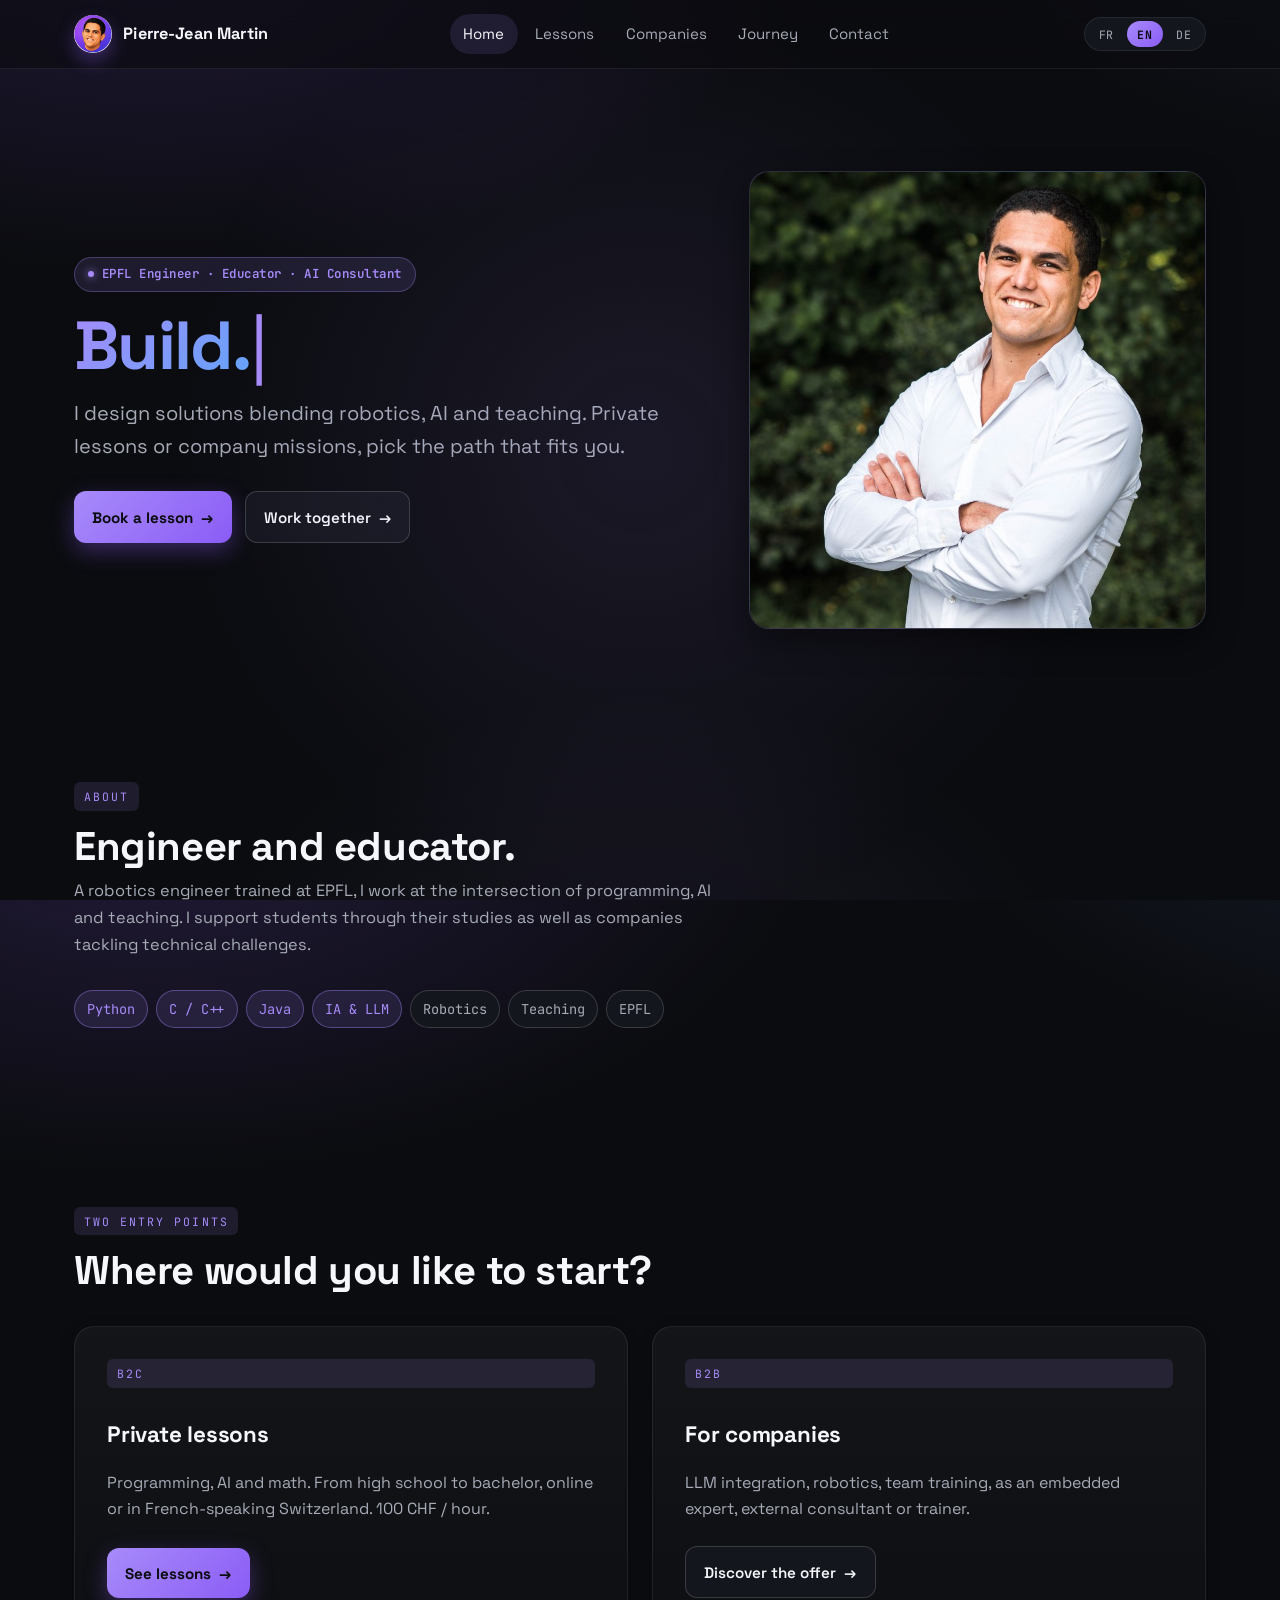
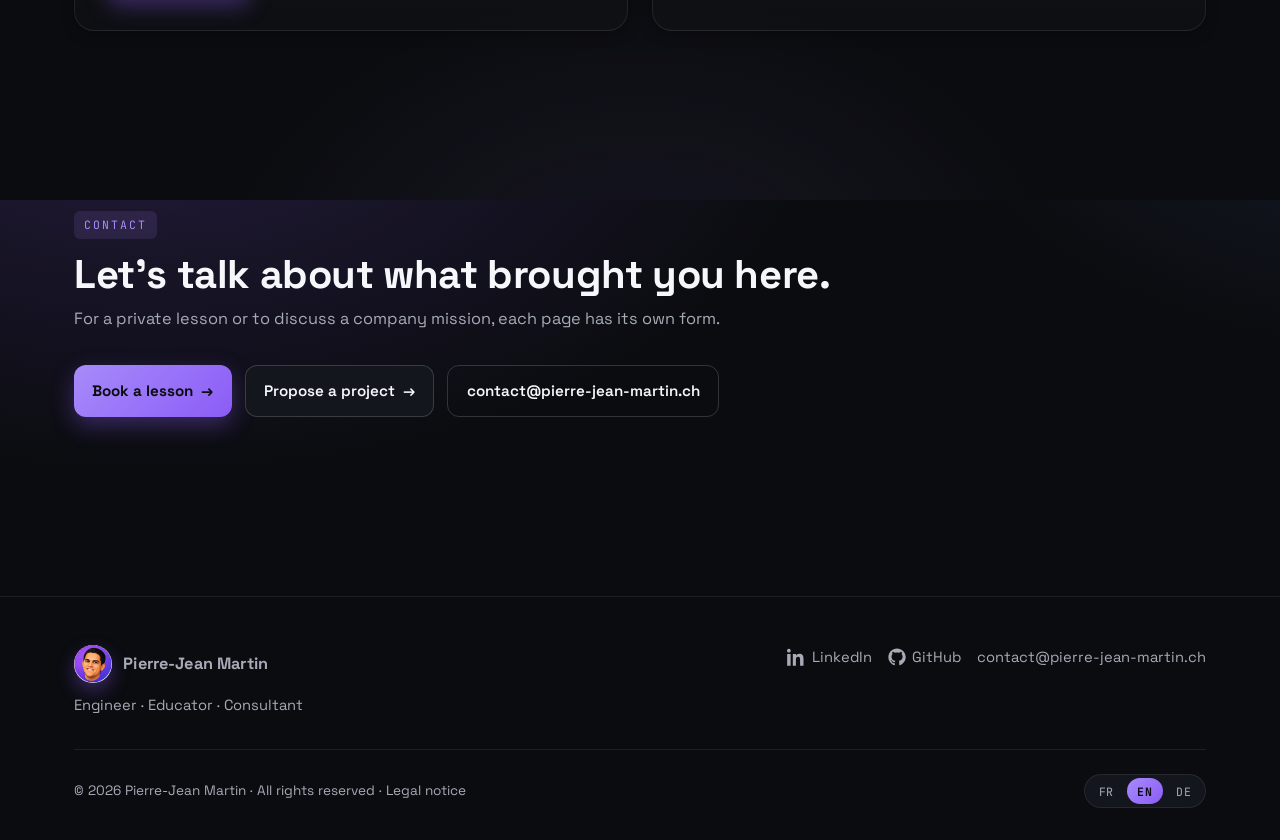
<file: index.html>
<!DOCTYPE html>
<html lang="fr">
<head>
  <meta charset="utf-8" />
  <meta name="viewport" content="width=device-width, initial-scale=1" />
  <title
    data-fr="Pierre-Jean Martin · Ingénieur, formateur, consultant"
    data-en="Pierre-Jean Martin · Engineer, educator, consultant"
    data-de="Pierre-Jean Martin · Ingenieur, Dozent, Berater">
    Pierre-Jean Martin · Ingénieur, formateur, consultant
  </title>
  <meta name="description"
    data-attr-content-fr="Pierre-Jean Martin · ingénieur EPFL, formateur en programmation et IA, consultant pour entreprises. Cours particuliers et missions tech."
    data-attr-content-en="Pierre-Jean Martin · EPFL engineer, programming and AI trainer, consultant for companies. Private lessons and tech missions."
    data-attr-content-de="Pierre-Jean Martin · EPFL-Ingenieur, Ausbilder für Programmierung und KI, Berater für Unternehmen. Privatunterricht und Tech-Aufträge."
    content="Pierre-Jean Martin · ingénieur EPFL, formateur en programmation et IA, consultant pour entreprises. Cours particuliers et missions tech." />
  <meta property="og:type" content="website" />
  <meta property="og:url" content="https://pierre-jean-martin.ch/" />
  <meta property="og:locale" content="fr_FR" />
  <meta property="og:title"
    data-attr-content-fr="Pierre-Jean Martin · Ingénieur, formateur, consultant"
    data-attr-content-en="Pierre-Jean Martin · Engineer, educator, consultant"
    data-attr-content-de="Pierre-Jean Martin · Ingenieur, Dozent, Berater"
    content="Pierre-Jean Martin · Ingénieur, formateur, consultant" />
  <meta property="og:description"
    data-attr-content-fr="Pierre-Jean Martin · ingénieur EPFL, formateur en programmation et IA, consultant pour entreprises. Cours particuliers et missions tech."
    data-attr-content-en="Pierre-Jean Martin · EPFL engineer, programming and AI trainer, consultant for companies. Private lessons and tech missions."
    data-attr-content-de="Pierre-Jean Martin · EPFL-Ingenieur, Ausbilder für Programmierung und KI, Berater für Unternehmen. Privatunterricht und Tech-Aufträge."
    content="Pierre-Jean Martin · ingénieur EPFL, formateur en programmation et IA, consultant pour entreprises. Cours particuliers et missions tech." />
  <meta property="og:image" content="https://pierre-jean-martin.ch/assets/meta/og-image.jpg" />
  <meta property="og:image:width" content="1200" />
  <meta property="og:image:height" content="630" />
  <meta property="og:image:type" content="image/jpeg" />
  <meta property="og:image:alt"
    data-attr-content-fr="Portrait de Pierre-Jean Martin"
    data-attr-content-en="Portrait of Pierre-Jean Martin"
    data-attr-content-de="Porträt von Pierre-Jean Martin"
    content="Portrait de Pierre-Jean Martin" />
  <meta name="twitter:card" content="summary_large_image" />
  <link rel="icon" type="image/png" href="assets/logos/pj-favicon.png" />
  <link rel="preconnect" href="https://fonts.googleapis.com">
  <link rel="preconnect" href="https://fonts.gstatic.com" crossorigin>
  <link rel="stylesheet" href="https://fonts.googleapis.com/css2?family=JetBrains+Mono:wght@400;600;700&family=Space+Grotesk:wght@400;500;600;700&display=swap">
  <link rel="stylesheet" href="style.css">
  <script src="app.js" defer></script>
  <script type="application/ld+json">
  {
    "@context": "https://schema.org",
    "@type": "Person",
    "name": "Pierre-Jean Martin",
    "jobTitle": "Ingénieur, formateur, consultant",
    "url": "https://pierre-jean-martin.ch/",
    "image": "https://pierre-jean-martin.ch/assets/photos/pj-portrait.jpg",
    "sameAs": [
      "https://www.linkedin.com/in/pierre-jean-martin/",
      "https://github.com/GitHubPJ69"
    ],
    "alumniOf": {
      "@type": "CollegeOrUniversity",
      "name": "École polytechnique fédérale de Lausanne",
      "sameAs": "https://www.epfl.ch/"
    },
    "knowsLanguage": ["fr", "en", "de"]
  }
  </script>
</head>
<body>

  <a class="skip-link" href="#main"
     data-fr="Aller au contenu" data-en="Skip to content" data-de="Zum Inhalt springen">Aller au contenu</a>

  <!-- ============ NAV ============ -->
  <nav class="nav" aria-label="Navigation principale">
    <div class="nav-inner">
      <a href="index.html" class="brand">
        <img class="brand-logo" src="assets/logos/pj-logo.png" alt="" />
        <span class="brand-name">Pierre-Jean Martin</span>
      </a>
      <button class="nav-toggle" type="button" aria-expanded="false"
              data-attr-aria-label-fr="Ouvrir le menu"
              data-attr-aria-label-en="Open menu"
              data-attr-aria-label-de="Menü öffnen"
              aria-label="Ouvrir le menu">
        <svg viewBox="0 0 24 24" fill="none" stroke="currentColor" stroke-width="2" stroke-linecap="round"><line x1="3" y1="6" x2="21" y2="6"/><line x1="3" y1="12" x2="21" y2="12"/><line x1="3" y1="18" x2="21" y2="18"/></svg>
      </button>
      <div class="menu" id="primary-menu">
        <a href="index.html" class="active" aria-current="page"
           data-fr="Accueil" data-en="Home" data-de="Startseite">Accueil</a>
        <a href="cours.html"
           data-fr="Cours" data-en="Lessons" data-de="Kurse">Cours</a>
        <a href="entreprises.html"
           data-fr="Entreprises" data-en="Companies" data-de="Unternehmen">Entreprises</a>
        <a href="parcours.html"
           data-fr="Parcours" data-en="Journey" data-de="Werdegang">Parcours</a>
        <a href="#contact"
           data-fr="Contact" data-en="Contact" data-de="Kontakt">Contact</a>
      </div>
      <div class="nav-right">
        <div class="lang-switch" role="group"
             data-attr-aria-label-fr="Choix de la langue"
             data-attr-aria-label-en="Language selector"
             data-attr-aria-label-de="Sprachauswahl"
             aria-label="Choix de la langue">
          <button type="button" data-lang="fr" aria-pressed="true">FR</button>
          <button type="button" data-lang="en" aria-pressed="false">EN</button>
          <button type="button" data-lang="de" aria-pressed="false">DE</button>
        </div>
      </div>
    </div>
  </nav>

  <main id="main">

  <!-- ============ HERO ============ -->
  <header class="hero">
    <div class="container hero-inner">
      <div>
        <span class="badge">
          <span class="badge-dot" aria-hidden="true"></span>
          <span data-fr="Ingénieur EPFL · Formateur · Consultant IA"
                data-en="EPFL Engineer · Educator · AI Consultant"
                data-de="EPFL-Ingenieur · Dozent · KI-Berater">
            Ingénieur EPFL · Formateur · Consultant IA
          </span>
        </span>
        <h1>
          <span class="grad" id="typewriter-word" aria-live="polite"></span><span class="tw-cursor" aria-hidden="true">|</span>
        </h1>
        <p class="lead"
           data-fr="Je conçois des solutions mêlant robotique, IA et pédagogie. Cours particuliers et missions d'entreprise, choisissez l'axe qui vous correspond."
           data-en="I design solutions blending robotics, AI and teaching. Private lessons or company missions, pick the path that fits you."
           data-de="Ich entwickle Lösungen, die Robotik, KI und Pädagogik verbinden. Privatunterricht oder Unternehmensaufträge, wählen Sie den passenden Weg.">
          Je conçois des solutions mêlant robotique, IA et pédagogie. Cours particuliers et missions d'entreprise, choisissez l'axe qui vous correspond.
        </p>
        <div class="cta">
          <a class="btn primary" href="cours.html">
            <span data-fr="Prendre un cours" data-en="Book a lesson" data-de="Eine Stunde buchen">Prendre un cours</span>
            <span class="arrow" aria-hidden="true">→</span>
          </a>
          <a class="btn" href="entreprises.html">
            <span data-fr="Travailler ensemble" data-en="Work together" data-de="Zusammenarbeiten">Travailler ensemble</span>
            <span class="arrow" aria-hidden="true">→</span>
          </a>
        </div>
      </div>
      <div class="hero-visual">
        <img src="assets/photos/pj-portrait.jpg"
             data-attr-alt-fr="Portrait de Pierre-Jean Martin"
             data-attr-alt-en="Portrait of Pierre-Jean Martin"
             data-attr-alt-de="Porträt von Pierre-Jean Martin"
             alt="Portrait de Pierre-Jean Martin"
             loading="eager" />
      </div>
    </div>
  </header>

  <!-- ============ ABOUT ============ -->
  <section id="apropos">
    <div class="container">
      <span class="section-eyebrow"
            data-fr="À propos" data-en="About" data-de="Über mich">À propos</span>
      <h2 data-fr="Ingénieur et pédagogue."
          data-en="Engineer and educator."
          data-de="Ingenieur und Dozent.">
        Ingénieur et pédagogue.
      </h2>
      <p class="section-lead"
         data-fr="Ingénieur en robotique formé à l'EPFL, je travaille à l'intersection de la programmation, de l'IA et de l'enseignement. J'accompagne autant des élèves dans leurs études que des entreprises dans leurs défis techniques."
         data-en="A robotics engineer trained at EPFL, I work at the intersection of programming, AI and teaching. I support students through their studies as well as companies tackling technical challenges."
         data-de="Robotik-Ingenieur mit EPFL-Ausbildung, ich arbeite an der Schnittstelle von Programmierung, KI und Lehre. Ich begleite Studierende ebenso wie Unternehmen bei technischen Herausforderungen.">
        Ingénieur en robotique formé à l'EPFL, je travaille à l'intersection de la programmation, de l'IA et de l'enseignement. J'accompagne autant des élèves dans leurs études que des entreprises dans leurs défis techniques.
      </p>
      <div class="skills">
        <span class="chip accent">Python</span>
        <span class="chip accent">C / C++</span>
        <span class="chip accent">Java</span>
        <span class="chip accent">IA &amp; LLM</span>
        <span class="chip"
              data-fr="Robotique" data-en="Robotics" data-de="Robotik">Robotique</span>
        <span class="chip"
              data-fr="Pédagogie" data-en="Teaching" data-de="Pädagogik">Pédagogie</span>
        <span class="chip">EPFL</span>
      </div>
    </div>
  </section>

  <!-- ============ GATEWAYS ============ -->
  <section id="services">
    <div class="container">
      <span class="section-eyebrow"
            data-fr="Deux portes d'entrée" data-en="Two entry points" data-de="Zwei Einstiege">
        Deux portes d'entrée
      </span>
      <h2 data-fr="Par où voulez-vous commencer&nbsp;?"
          data-en="Where would you like to start?"
          data-de="Wo möchten Sie beginnen?">
        Par où voulez-vous commencer&nbsp;?
      </h2>
      <div class="grid cols-2" style="margin-top:2rem">
        <article class="card gateway hover">
          <span class="section-eyebrow"
                data-fr="B2C" data-en="B2C" data-de="B2C">B2C</span>
          <h3 data-fr="Cours particuliers"
              data-en="Private lessons"
              data-de="Privatunterricht">Cours particuliers</h3>
          <p data-fr="Programmation, IA et maths. Du gymnase au bachelor, en ligne ou en Suisse romande. 100 CHF / heure."
             data-en="Programming, AI and math. From high school to bachelor, online or in French-speaking Switzerland. 100 CHF / hour."
             data-de="Programmierung, KI und Mathematik. Vom Gymnasium bis zum Bachelor, online oder in der französischsprachigen Schweiz. 100 CHF / Stunde.">
            Programmation, IA et maths. Du gymnase au bachelor, en ligne ou en Suisse romande. 100 CHF / heure.
          </p>
          <a class="btn primary" href="cours.html">
            <span data-fr="Voir les cours" data-en="See lessons" data-de="Kurse ansehen">Voir les cours</span>
            <span class="arrow" aria-hidden="true">→</span>
          </a>
        </article>

        <article class="card gateway hover">
          <span class="section-eyebrow"
                data-fr="B2B" data-en="B2B" data-de="B2B">B2B</span>
          <h3 data-fr="Pour les entreprises"
              data-en="For companies"
              data-de="Für Unternehmen">Pour les entreprises</h3>
          <p data-fr="Intégration LLM, robotique, formation des équipes, en posture d'expert embarqué, consultant externe ou formateur."
             data-en="LLM integration, robotics, team training, as an embedded expert, external consultant or trainer."
             data-de="LLM-Integration, Robotik, Mitarbeiterschulungen, als eingebetteter Experte, externer Berater oder Ausbilder.">
            Intégration LLM, robotique, formation des équipes, en posture d'expert embarqué, consultant externe ou formateur.
          </p>
          <a class="btn" href="entreprises.html">
            <span data-fr="Découvrir l'offre" data-en="Discover the offer" data-de="Angebot entdecken">Découvrir l'offre</span>
            <span class="arrow" aria-hidden="true">→</span>
          </a>
        </article>
      </div>
    </div>
  </section>

  <!-- ============ CONTACT ANCHOR (links to relevant pages) ============ -->
  <section id="contact">
    <div class="container">
      <span class="section-eyebrow"
            data-fr="Contact" data-en="Contact" data-de="Kontakt">Contact</span>
      <h2 data-fr="Discutons de ce qui vous amène."
          data-en="Let's talk about what brought you here."
          data-de="Sprechen wir über Ihr Anliegen.">
        Discutons de ce qui vous amène.
      </h2>
      <p class="section-lead"
         data-fr="Pour un cours particulier ou pour discuter d'une mission d'entreprise, chaque page a son propre formulaire."
         data-en="For a private lesson or to discuss a company mission, each page has its own form."
         data-de="Für Privatunterricht oder eine Unternehmensanfrage, jede Seite hat ihr eigenes Formular.">
        Pour un cours particulier ou pour discuter d'une mission d'entreprise, chaque page a son propre formulaire.
      </p>
      <div class="cta" style="margin-top:.5rem">
        <a class="btn primary" href="cours.html#reserver">
          <span data-fr="Réserver un cours" data-en="Book a lesson" data-de="Stunde buchen">Réserver un cours</span>
          <span class="arrow" aria-hidden="true">→</span>
        </a>
        <a class="btn" href="entreprises.html#projet">
          <span data-fr="Proposer un projet" data-en="Propose a project" data-de="Projekt vorschlagen">Proposer un projet</span>
          <span class="arrow" aria-hidden="true">→</span>
        </a>
        <a class="btn ghost" href="#" data-email data-keep-text>
          <svg width="18" height="18" viewBox="0 0 24 24" fill="none" stroke="currentColor" stroke-width="2" stroke-linecap="round" stroke-linejoin="round" aria-hidden="true"><rect x="2" y="4" width="20" height="16" rx="2"/><path d="m22 7-10 6L2 7"/></svg>
          <span data-fr="Email" data-en="Email" data-de="E-Mail">Email</span>
        </a>
      </div>
    </div>
  </section>

  </main>

  <!-- ============ FOOTER ============ -->
  <footer>
    <div class="container">
      <div class="footer-inner">
        <div class="footer-meta">
          <div class="brand">
            <img class="brand-logo" src="assets/logos/pj-logo.png" alt="" />
            <span class="brand-name">Pierre-Jean Martin</span>
          </div>
          <span data-fr="Ingénieur · Formateur · Consultant"
                data-en="Engineer · Educator · Consultant"
                data-de="Ingenieur · Dozent · Berater">
            Ingénieur · Formateur · Consultant
          </span>
        </div>
        <div class="footer-links">
          <a href="https://www.linkedin.com/in/pierre-jean-martin/" target="_blank" rel="noopener" aria-label="LinkedIn">
            <svg viewBox="0 0 24 24" fill="currentColor" aria-hidden="true"><path d="M4.98 3.5C4.98 4.88 3.87 6 2.5 6S0 4.88 0 3.5 1.11 1 2.5 1s2.48 1.12 2.48 2.5zM.22 8h4.56v15.5H.22V8zm7.55 0h4.37v2.12h.06c.61-1.15 2.1-2.36 4.32-2.36 4.62 0 5.48 3.04 5.48 7v8.74h-4.56v-7.75c0-1.85-.03-4.23-2.58-4.23-2.58 0-2.98 2.02-2.98 4.1v7.88H7.77V8z"/></svg>
            <span>LinkedIn</span>
          </a>
          <a href="https://github.com/GitHubPJ69" target="_blank" rel="noopener" aria-label="GitHub">
            <svg viewBox="0 0 24 24" fill="currentColor" aria-hidden="true"><path d="M12 .5C5.65.5.5 5.65.5 12c0 5.08 3.29 9.39 7.86 10.91.58.1.79-.25.79-.56v-2c-3.2.7-3.87-1.54-3.87-1.54-.52-1.34-1.28-1.69-1.28-1.69-1.05-.72.08-.7.08-.7 1.16.08 1.77 1.19 1.77 1.19 1.03 1.77 2.7 1.26 3.36.96.1-.75.4-1.26.73-1.55-2.55-.29-5.24-1.28-5.24-5.69 0-1.26.45-2.28 1.19-3.09-.12-.29-.51-1.47.11-3.06 0 0 .97-.31 3.18 1.18a11.07 11.07 0 0 1 5.79 0c2.21-1.5 3.18-1.18 3.18-1.18.62 1.59.23 2.77.11 3.06.74.81 1.19 1.83 1.19 3.09 0 4.42-2.69 5.39-5.25 5.68.41.36.78 1.07.78 2.16v3.2c0 .31.21.66.8.55 4.57-1.53 7.85-5.84 7.85-10.91C23.5 5.65 18.35.5 12 .5Z"/></svg>
            <span>GitHub</span>
          </a>
          <a href="#" data-email aria-label="Email">
            <svg viewBox="0 0 24 24" fill="none" stroke="currentColor" stroke-width="2" stroke-linecap="round" stroke-linejoin="round" aria-hidden="true"><rect x="2" y="4" width="20" height="16" rx="2"/><path d="m22 7-10 6L2 7"/></svg>
          </a>
        </div>
      </div>
      <div class="footer-bottom">
        <div>
          © <span data-year>2026</span> Pierre-Jean Martin ·
          <span data-fr="Tous droits réservés" data-en="All rights reserved" data-de="Alle Rechte vorbehalten">Tous droits réservés</span>
          · <a href="mentions-legales.html"
               data-fr="Mentions légales"
               data-en="Legal notice"
               data-de="Impressum">Mentions légales</a>
        </div>
        <div class="lang-switch" role="group"
             data-attr-aria-label-fr="Choix de la langue"
             data-attr-aria-label-en="Language selector"
             data-attr-aria-label-de="Sprachauswahl"
             aria-label="Choix de la langue">
          <button type="button" data-lang="fr" aria-pressed="true">FR</button>
          <button type="button" data-lang="en" aria-pressed="false">EN</button>
          <button type="button" data-lang="de" aria-pressed="false">DE</button>
        </div>
      </div>
    </div>
  </footer>

  <script data-goatcounter="https://stats.pierre-jean-martin.ch/count" async src="https://stats.pierre-jean-martin.ch/count.js"></script>
</body>
</html>
</file>
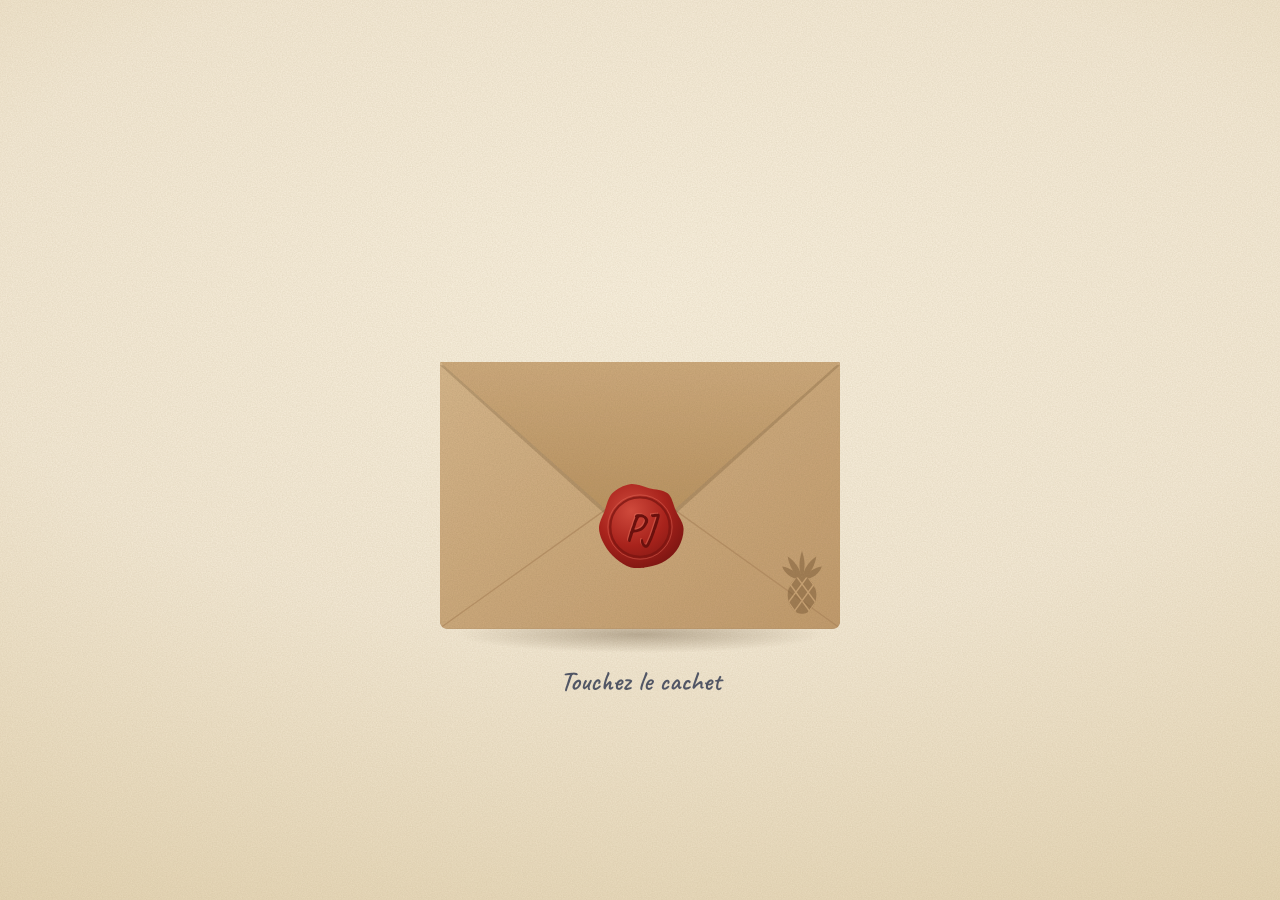
<file: lettre-capsule/index.html>
<!DOCTYPE html>
<html lang="fr">
<head>
  <meta charset="utf-8" />
  <meta name="viewport" content="width=device-width, initial-scale=1, viewport-fit=cover" />
  <title>Lettre time capsule, PJ 2024</title>
  <meta name="description" content="Écrite à la Magistrale EPFL 2024, à ouvrir en 2026." />
  <meta name="robots" content="noindex, nofollow" />
  <meta name="color-scheme" content="light" />
  <meta name="theme-color" content="#efe3cb" />

  <meta property="og:type" content="website" />
  <meta property="og:site_name" content="Pierre-Jean Martin" />
  <meta property="og:locale" content="fr_FR" />
  <meta property="og:url" content="https://pierre-jean-martin.ch/lettre-capsule/" />
  <meta property="og:title" content="Lettre time capsule, PJ 2024" />
  <meta property="og:description" content="Écrite à la Magistrale EPFL 2024, à ouvrir en 2026." />
  <meta property="og:image" content="https://pierre-jean-martin.ch/lettre-capsule/og.png" />
  <meta property="og:image:secure_url" content="https://pierre-jean-martin.ch/lettre-capsule/og.png" />
  <meta property="og:image:type" content="image/png" />
  <meta property="og:image:width" content="1200" />
  <meta property="og:image:height" content="627" />
  <meta property="og:image:alt" content="Enveloppe kraft scellée d'un cachet de cire PJ. Lettre time capsule, PJ, Magistrale EPFL 2024." />
  <meta name="twitter:card" content="summary_large_image" />
  <meta name="twitter:url" content="https://pierre-jean-martin.ch/lettre-capsule/" />
  <meta name="twitter:title" content="Lettre time capsule, PJ 2024" />
  <meta name="twitter:description" content="Écrite à la Magistrale EPFL 2024, à ouvrir en 2026." />
  <meta name="twitter:image" content="https://pierre-jean-martin.ch/lettre-capsule/og.png" />
  <meta name="twitter:image:alt" content="Enveloppe kraft scellée d'un cachet de cire PJ. Lettre time capsule, PJ, Magistrale EPFL 2024." />

  <link rel="icon" href="data:image/svg+xml,%3Csvg xmlns='http://www.w3.org/2000/svg' viewBox='0 0 32 32'%3E%3Ccircle cx='16' cy='16' r='14' fill='%23a8231c'/%3E%3Ccircle cx='16' cy='16' r='10' fill='none' stroke='%237a1511' stroke-width='1.5'/%3E%3C/svg%3E" />
  <link rel="preload" href="fonts/caveat-latin.woff2" as="font" type="font/woff2" crossorigin />

  <!-- The redirect is JavaScript only, on purpose: link-preview crawlers do not
       run scripts, so they stop on the tags above. Reduced motion skips the
       animation and leaves straight away. -->
  <script>
    var CAPSULE_TARGET = 'https://www.youtube.com/watch?v=dQw4w9WgXcQ';
    var CAPSULE_REDUCED = !!(window.matchMedia && window.matchMedia('(prefers-reduced-motion: reduce)').matches);
    if (CAPSULE_REDUCED) { window.location.replace(CAPSULE_TARGET); }
  </script>

  <style>
    @font-face {
      font-family: "Caveat";
      src: url("fonts/caveat-latin.woff2") format("woff2");
      font-weight: 600;
      font-style: normal;
      font-display: swap;
    }

    :root {
      color-scheme: light;
      --paper: #f4ead6;
      --paper-deep: #e2d1ad;
      --sheet: #fbf6ea;
      --ink: #27304a;
      --kraft: #c9a376;
      --kraft-light: #d8b88d;
      --kraft-dark: #a9835a;
      --kraft-inside: #94714b;
      --lining: #ead9b8;
      --wax: #a8231c;
      --wax-light: #cf4a3c;
      --wax-dark: #7a1511;
      --leaf: #5d7a3a;
      --gold: #d6a03a;
      --gold-dark: #a87222;
      --hand: "Caveat", "Bradley Hand", "Segoe Print", "Comic Sans MS", cursive;
      --w: min(86vw, 400px, 72vh);
    }

    * { box-sizing: border-box; }

    html, body { height: 100%; margin: 0; }

    body {
      min-height: 100vh;
      min-height: 100dvh;
      display: flex;
      align-items: center;
      justify-content: center;
      padding: env(safe-area-inset-top) env(safe-area-inset-right) env(safe-area-inset-bottom) env(safe-area-inset-left);
      overflow: hidden;
      color: var(--ink);
      font-family: var(--hand);
      font-weight: 600;
      background-color: var(--paper);
      background-image:
        url("data:image/svg+xml,%3Csvg xmlns='http://www.w3.org/2000/svg' width='220' height='220'%3E%3Cfilter id='n'%3E%3CfeTurbulence type='fractalNoise' baseFrequency='.8' numOctaves='3' seed='7'/%3E%3CfeColorMatrix values='0 0 0 0 .42 0 0 0 0 .32 0 0 0 0 .18 0 0 0 .22 0'/%3E%3C/filter%3E%3Crect width='220' height='220' filter='url(%23n)'/%3E%3C/svg%3E"),
        radial-gradient(120% 85% at 50% 32%, #f9f1df 0%, var(--paper) 45%, var(--paper-deep) 100%);
      -webkit-tap-highlight-color: transparent;
      -webkit-text-size-adjust: 100%;
      text-size-adjust: 100%;
    }

    .defs { position: absolute; width: 0; height: 0; overflow: hidden; }

    .stage {
      display: flex;
      flex-direction: column;
      align-items: center;
      width: 100%;
    }

    /* The scene keeps free room above the envelope for the letter to rise into. */
    .scene {
      position: relative;
      width: var(--w);
      padding-top: calc(var(--w) * 0.4);
      animation: arrive .5s ease-out both;
    }

    .env {
      position: relative;
      width: 100%;
      height: 0;
      padding-bottom: 66.6667%;
      perspective: 900px;
    }

    .env::after {
      content: "";
      position: absolute;
      left: 4%;
      right: 4%;
      bottom: -9%;
      height: 14%;
      background: radial-gradient(50% 50% at 50% 50%, rgba(70, 48, 20, .32), rgba(70, 48, 20, 0) 100%);
      z-index: 0;
    }

    .layer {
      position: absolute;
      left: 0;
      top: 0;
      width: 100%;
      height: 100%;
      display: block;
    }

    .back { z-index: 1; }
    .front { z-index: 3; pointer-events: none; }

    .letter {
      position: absolute;
      z-index: 2;
      left: 6%;
      top: 6%;
      width: 88%;
      height: 90%;
      padding: 8% 8% 0;
      border-radius: 3px;
      background-color: var(--sheet);
      background-image: repeating-linear-gradient(to bottom, transparent 0, transparent 1.42em, rgba(39, 48, 74, .13) 1.42em, rgba(39, 48, 74, .13) calc(1.42em + 1px));
      background-position: 0 .5em;
      box-shadow: 0 1px 3px rgba(60, 40, 15, .28);
      font-size: calc(var(--w) * 0.088);
      line-height: 1.42;
      will-change: transform;
    }

    .dear {
      margin: 0;
      white-space: nowrap;
      clip-path: inset(-20% 100% -30% 0);
    }

    .scribble {
      display: block;
      width: 100%;
      margin-top: .35em;
      overflow: visible;
      fill: none;
      stroke: var(--ink);
      stroke-width: 1.5;
      stroke-linecap: round;
      stroke-linejoin: round;
      opacity: .5;
    }

    .flap {
      position: absolute;
      z-index: 4;
      left: 0;
      top: 0;
      width: 100%;
      height: 66.6667%;
      transform-origin: 50% 0;
      pointer-events: none;
      will-change: transform;
    }

    .flap svg { display: block; width: 100%; height: 100%; overflow: visible; }
    .flap .lining { opacity: 0; }

    button {
      appearance: none;
      -webkit-appearance: none;
      margin: 0;
      padding: 0;
      border: 0;
      background: none;
      color: inherit;
      font: inherit;
      cursor: pointer;
      touch-action: manipulation;
      -webkit-tap-highlight-color: transparent;
    }

    button:focus-visible { outline: 2px solid var(--ink); outline-offset: 4px; border-radius: 50%; }

    /* Wax seal: the flap tip sits at 50% / 62% of the envelope. Percent margins
       resolve against the envelope width, which keeps the seal square and centred. */
    .seal {
      position: absolute;
      z-index: 6;
      left: 50%;
      top: 62%;
      width: 24%;
      height: 0;
      padding-bottom: 24%;
      margin: -12% 0 0 -12%;
      border-radius: 50%;
      animation: pulse 1.7s ease-in-out .5s infinite;
    }

    /* Larger touch target than the visible seal. */
    .seal::before { content: ""; position: absolute; left: -22%; top: -22%; width: 144%; height: 144%; border-radius: 50%; }

    .ring {
      position: absolute;
      left: 0;
      top: 0;
      width: 100%;
      height: 100%;
      border-radius: 50%;
      border: 2px solid var(--wax);
      opacity: 0;
      animation: ring 1.7s ease-out .5s infinite;
      pointer-events: none;
    }

    .half { position: absolute; left: 0; top: 0; width: 100%; height: 100%; display: block; will-change: transform, opacity; }
    .half svg { display: block; width: 100%; height: 100%; overflow: visible; }
    .half.l { clip-path: polygon(-20% -20%, 53.5% -20%, 47.5% 20%, 57.5% 38%, 45.5% 58%, 56.5% 78%, 49.5% 120%, -20% 120%); }
    .half.r { clip-path: polygon(120% -20%, 52% -20%, 46% 20%, 56% 38%, 44% 58%, 55% 78%, 48% 120%, 120% 120%); }

    .crumbs { position: absolute; z-index: 5; left: 50%; top: 62%; width: 0; height: 0; pointer-events: none; }
    .crumbs i {
      position: absolute;
      left: -3px;
      top: -3px;
      width: 6px;
      height: 6px;
      border-radius: 50%;
      background: var(--wax);
      opacity: 0;
    }

    /* The discreet pineapple, ink-stamped in the corner of the envelope. */
    .pine {
      position: absolute;
      z-index: 6;
      right: 4%;
      bottom: 5%;
      width: 11%;
      height: 0;
      padding-bottom: 16.5%;
      opacity: .5;
      --pine-body: #7a5a36;
      --pine-leaf: #7a5a36;
      --pine-hatch: #c9a376;
    }

    .pine::before { content: ""; position: absolute; left: -30%; top: -30%; width: 160%; height: 160%; }
    .pine svg { position: absolute; left: 0; top: 0; }
    .pine svg, .confetti svg { display: block; width: 100%; height: 100%; overflow: visible; }
    .pine.spin svg { animation: spin .9s cubic-bezier(.3, 1.4, .5, 1) both; }

    .confetti { position: absolute; z-index: 7; left: 50%; top: 8%; width: 0; height: 0; pointer-events: none; }
    .confetti b {
      position: absolute;
      left: calc(var(--w) * -0.0325);
      top: calc(var(--w) * -0.04875);
      width: calc(var(--w) * 0.065);
      height: calc(var(--w) * 0.0975);
      opacity: 0;
      animation: fly-x 1.25s cubic-bezier(.1, .6, .4, 1) var(--delay) both;
    }
    .confetti b span { display: block; width: 100%; height: 100%; animation: fly-y 1.25s cubic-bezier(.2, .7, .5, 1) var(--delay) both; }
    .confetti b svg { animation: tumble 1.25s linear var(--delay) both; }

    .hint {
      margin: calc(var(--w) * 0.09) 0 0;
      text-align: center;
      font-size: calc(var(--w) * 0.068);
      line-height: 1.2;
      opacity: .78;
      animation: hint 1.7s ease-in-out .5s infinite;
    }

    .fallback {
      display: inline-block;
      margin-top: 14px;
      color: var(--ink);
      font-size: 26px;
      text-underline-offset: 4px;
    }

    .fallback[hidden], .hint[hidden] { display: none; }

    /* ---------- Opening sequence, about 2.5 s from the tap to the redirect ---------- */
    .open .seal { animation: none; pointer-events: none; }
    .open .ring { animation: none; opacity: 0; }
    .open .half.l { animation: break-l .55s cubic-bezier(.4, 0, .8, .6) both; }
    .open .half.r { animation: break-r .55s cubic-bezier(.4, 0, .8, .6) both; }
    .open .crumbs i { animation: crumb .5s ease-out .05s both; }
    .open .flap { animation: flap .7s cubic-bezier(.45, 0, .55, 1) .38s both; }
    .open .flap .lining { animation: lining .7s linear .38s both; }
    .open .flap .shade { animation: shade .7s linear .38s both; }
    .open .letter { animation: slide .85s cubic-bezier(.2, .8, .25, 1) 1s both; }
    .open .dear { animation: write .6s ease-out 1.2s both; }
    .open .hint { animation: fade-out .25s ease-out both; }

    @keyframes arrive { from { opacity: 0; transform: translateY(10px); } to { opacity: 1; transform: none; } }
    @keyframes pulse { 0%, 100% { transform: scale(1); } 50% { transform: scale(1.07); } }
    @keyframes ring { 0% { transform: scale(1); opacity: .55; } 80%, 100% { transform: scale(1.65); opacity: 0; } }
    @keyframes hint { 0%, 100% { opacity: .78; } 50% { opacity: .4; } }
    @keyframes fade-out { to { opacity: 0; } }
    @keyframes break-l {
      0% { transform: none; opacity: 1; }
      25% { transform: translate(-7%, 2%) rotate(-7deg); opacity: 1; }
      100% { transform: translate(-45%, 150%) rotate(-48deg); opacity: 0; }
    }
    @keyframes break-r {
      0% { transform: none; opacity: 1; }
      25% { transform: translate(7%, 2%) rotate(7deg); opacity: 1; }
      100% { transform: translate(50%, 140%) rotate(52deg); opacity: 0; }
    }
    @keyframes crumb {
      0% { transform: translate(0, 0) scale(1); opacity: 1; }
      100% { transform: translate(var(--x), var(--y)) scale(.4); opacity: 0; }
    }
    /* The flap passes behind the letter once it is past the vertical. */
    @keyframes flap {
      0% { transform: rotateX(0deg); z-index: 4; }
      49.9% { z-index: 4; }
      50% { z-index: 1; }
      100% { transform: rotateX(180deg); z-index: 1; }
    }
    @keyframes lining { 0%, 49.9% { opacity: 0; } 50%, 100% { opacity: 1; } }
    @keyframes shade { 0%, 49.9% { opacity: .2; } 50%, 100% { opacity: 0; } }
    @keyframes slide { from { transform: translateY(0); } to { transform: translateY(-64%); } }
    @keyframes write { from { clip-path: inset(-20% 100% -30% 0); } to { clip-path: inset(-20% -5% -30% 0); } }
    @keyframes spin { from { transform: rotate(0deg) scale(1); } 50% { transform: rotate(200deg) scale(1.25); } to { transform: rotate(360deg) scale(1); } }
    @keyframes fly-x { 0% { transform: translateX(0); opacity: 0; } 8% { opacity: 1; } 85% { opacity: 1; } 100% { transform: translateX(var(--x)); opacity: 0; } }
    @keyframes fly-y { 0% { transform: translateY(0); } 45% { transform: translateY(var(--up)); } 100% { transform: translateY(var(--down)); } }
    @keyframes tumble { from { transform: rotate(0deg) scale(.5); } to { transform: rotate(var(--turn)) scale(1); } }

    @media (prefers-reduced-motion: reduce) {
      *, *::before, *::after { animation: none !important; }
    }
  </style>
  <!-- Without JavaScript the seal cannot open anything: drop the invitation, keep the link. -->
  <noscript><style>.hint, .ring { display: none; } .seal { animation: none; cursor: default; }</style></noscript>
</head>
<body>
  <svg class="defs" aria-hidden="true" focusable="false">
    <defs>
      <linearGradient id="g-kraft" x1="0" y1="0" x2="1" y2="1">
        <stop offset="0" stop-color="#d8b88d" />
        <stop offset="1" stop-color="#c39c6e" />
      </linearGradient>
      <linearGradient id="g-flap" x1="0" y1="0" x2="0" y2="1">
        <stop offset="0" stop-color="#cfab7e" />
        <stop offset="1" stop-color="#b8915f" />
      </linearGradient>
      <radialGradient id="g-wax" cx="38%" cy="32%" r="75%">
        <stop offset="0" stop-color="#cf4a3c" />
        <stop offset=".55" stop-color="#a8231c" />
        <stop offset="1" stop-color="#7a1511" />
      </radialGradient>
      <filter id="f-grain" x="0" y="0" width="100%" height="100%">
        <feTurbulence type="fractalNoise" baseFrequency=".9" numOctaves="2" seed="4" result="n" />
        <feColorMatrix in="n" values="0 0 0 0 .3  0 0 0 0 .2  0 0 0 0 .08  0 0 0 .32 0" result="t" />
        <feComposite in="t" in2="SourceGraphic" operator="in" result="g" />
        <feMerge><feMergeNode in="SourceGraphic" /><feMergeNode in="g" /></feMerge>
      </filter>
      <clipPath id="c-pine"><ellipse cx="20" cy="41" rx="13" ry="17" /></clipPath>

      <symbol id="s-wax" viewBox="0 0 100 100">
        <path fill="url(#g-wax)" d="M95.3,50 C95.8,56.3 93.6,63.9 90.5,69.5 C87.5,75.2 82.2,80.3 76.9,83.8 C71.7,87.2 65.2,89 59.2,90.3 C53.1,91.5 46.4,92.5 40.6,91.1 C34.9,89.7 29.2,85.7 24.7,81.8 C20.1,77.9 16,73.1 13.1,67.8 C10.2,62.5 7.3,55.9 7.3,50 C7.3,44.1 10.8,38.3 13.1,32.2 C15.4,26.2 16.7,18.5 21.1,13.8 C25.6,9.2 33.2,5.2 39.6,4.3 C46,3.4 52.9,6.9 59.5,8.5 C66,10.1 74.1,10 78.8,13.9 C83.5,17.8 84.6,26 87.4,32 C90.1,38 94.8,43.7 95.3,50Z" />
        <circle cx="50" cy="49" r="31" fill="none" stroke="#7a1511" stroke-width="2.4" opacity=".75" />
        <circle cx="50" cy="49" r="33.5" fill="none" stroke="#e06a58" stroke-width="1" opacity=".5" />
        <text x="50" y="62" text-anchor="middle" font-family="Caveat, cursive" font-weight="600" font-size="40" fill="#e06a58" opacity=".55" transform="translate(-1 -1)">PJ</text>
        <text x="50" y="62" text-anchor="middle" font-family="Caveat, cursive" font-weight="600" font-size="40" fill="#6a100d">PJ</text>
      </symbol>

      <symbol id="s-pine" viewBox="0 0 40 60">
        <g style="fill: var(--pine-leaf, #5d7a3a)">
          <path d="M20,26 C16,16 18,7 20,1 C22,7 24,16 20,26Z" />
          <path d="M19,26 C12,22 8,13 7,6 C13,10 18,16 20,26Z" />
          <path d="M21,26 C28,22 32,13 33,6 C27,10 22,16 20,26Z" />
          <path d="M18,27 C10,26 4,21 2,15 C9,16 15,20 19,27Z" />
          <path d="M22,27 C30,26 36,21 38,15 C31,16 25,20 21,27Z" />
        </g>
        <ellipse cx="20" cy="41" rx="13" ry="17" style="fill: var(--pine-body, #d6a03a)" />
        <g clip-path="url(#c-pine)" fill="none" stroke-width="1.3" style="stroke: var(--pine-hatch, #a87222)">
          <path d="M-2,34 L18,62 M4,24 L30,60 M12,20 L40,58 M22,20 L44,50" />
          <path d="M42,34 L22,62 M36,24 L10,60 M28,20 L0,58 M18,20 L-4,50" />
        </g>
      </symbol>
    </defs>
  </svg>

  <main class="stage">
    <div class="scene" id="scene">
      <div class="env">
        <svg class="layer back" viewBox="0 0 360 240" aria-hidden="true" focusable="false">
          <rect width="360" height="240" rx="7" fill="#94714b" />
        </svg>

        <div class="letter" aria-hidden="true">
          <p class="dear">Cher PJ du futur,</p>
          <svg class="scribble" id="scribble" viewBox="0 0 270 110" focusable="false"></svg>
        </div>

        <svg class="layer front" viewBox="0 0 360 240" aria-hidden="true" focusable="false">
          <path filter="url(#f-grain)" fill="url(#g-kraft)" d="M0,0 L180,140 L360,0 L360,233 Q360,240 353,240 L7,240 Q0,240 0,233 Z" />
          <path fill="none" stroke="#a9835a" stroke-width="1.2" opacity=".65" d="M2,238 L160,125 M358,238 L200,125" />
        </svg>

        <div class="flap" aria-hidden="true">
          <svg viewBox="0 0 360 160" focusable="false">
            <path class="shade" fill="#4a3216" opacity=".2" d="M0,3 L360,3 L196,151 Q180,165 164,151 Z" />
            <path filter="url(#f-grain)" fill="url(#g-flap)" d="M0,0 L7,0 L353,0 L360,0 L196,146 Q180,160 164,146 Z" />
            <path class="lining" fill="#ead9b8" d="M0,0 L360,0 L196,146 Q180,160 164,146 Z" />
          </svg>
        </div>

        <div class="crumbs" aria-hidden="true">
          <i style="--x:-34px;--y:-18px"></i><i style="--x:30px;--y:-24px"></i><i style="--x:-22px;--y:30px"></i>
          <i style="--x:38px;--y:16px"></i><i style="--x:-6px;--y:-36px"></i><i style="--x:12px;--y:38px"></i>
        </div>

        <button class="seal" id="seal" type="button" aria-label="Briser le cachet et ouvrir la lettre">
          <span class="ring"></span>
          <span class="half l"><svg viewBox="0 0 100 100" aria-hidden="true" focusable="false"><use href="#s-wax" /></svg></span>
          <span class="half r"><svg viewBox="0 0 100 100" aria-hidden="true" focusable="false"><use href="#s-wax" /></svg></span>
        </button>

        <button class="pine" id="pine" type="button" aria-label="Ananas">
          <svg viewBox="0 0 40 60" aria-hidden="true" focusable="false"><use href="#s-pine" /></svg>
        </button>

        <div class="confetti" id="confetti" aria-hidden="true"></div>
      </div>

      <p class="hint" id="hint">Touchez le cachet</p>
    </div>

    <a class="fallback" id="fallback" href="https://www.youtube.com/watch?v=dQw4w9WgXcQ" rel="noopener" hidden>Ouvrir la lettre</a>
    <noscript><a class="fallback" href="https://www.youtube.com/watch?v=dQw4w9WgXcQ" rel="noopener">Ouvrir la lettre</a></noscript>
  </main>

  <script>
    (function () {
      'use strict';

      var OPEN_MS = 2500;       // from the trigger to the redirect
      var FALLBACK_MS = 1500;   // show a plain link if the redirect did not happen
      var SVG_NS = 'http://www.w3.org/2000/svg';

      var scene = document.getElementById('scene');
      var seal = document.getElementById('seal');
      var pine = document.getElementById('pine');
      var confetti = document.getElementById('confetti');
      var fallback = document.getElementById('fallback');
      var opened = false;

      // Reduced motion: the head script has already asked for the redirect. If it
      // is slow or blocked, leave a working seal and a plain link, no animation.
      if (CAPSULE_REDUCED) {
        document.getElementById('hint').hidden = true;
        fallback.hidden = false;
        seal.addEventListener('click', function () { window.location.replace(CAPSULE_TARGET); });
        return;
      }

      // Illegible ink lines under the greeting: enough to look written, nothing to read.
      function scribble() {
        var svg = document.getElementById('scribble');
        var seed = 2024;
        function rnd() { seed = (seed * 1664525 + 1013904223) >>> 0; return seed / 4294967296; }
        var widths = [262, 248, 268, 150];
        var d = '';
        for (var row = 0; row < widths.length; row++) {
          var y = 14 + row * 28;
          var x = 0;
          while (x < widths[row] - 14) {
            var w = 16 + rnd() * 34;
            d += 'M' + x.toFixed(1) + ',' + (y + (rnd() - 0.5) * 3).toFixed(1);
            for (var t = 4; t < w; t += 4) {
              d += ' q' + (1 + rnd()).toFixed(1) + ',' + (-(3 + rnd() * 6)).toFixed(1) + ' 2,' + ((rnd() - 0.5) * 2).toFixed(1) +
                   ' t2,' + ((rnd() - 0.5) * 2).toFixed(1);
            }
            x += w + 7 + rnd() * 5;
          }
        }
        var path = document.createElementNS(SVG_NS, 'path');
        path.setAttribute('d', d);
        svg.appendChild(path);
      }

      // Easter egg: pineapple confetti as the letter comes out.
      function burst() {
        var unit = scene.getBoundingClientRect().width / 100;
        var count = 14;
        for (var i = 0; i < count; i++) {
          var side = i % 2 ? 1 : -1;
          var spread = 16 + Math.random() * 40;
          var piece = document.createElement('b');
          piece.style.setProperty('--x', (side * spread * unit).toFixed(1) + 'px');
          piece.style.setProperty('--up', (-(26 + Math.random() * 30) * unit).toFixed(1) + 'px');
          piece.style.setProperty('--down', ((6 + Math.random() * 30) * unit).toFixed(1) + 'px');
          piece.style.setProperty('--turn', (side * (160 + Math.random() * 380)).toFixed(0) + 'deg');
          piece.style.setProperty('--delay', (1.05 + Math.random() * 0.18).toFixed(2) + 's');
          piece.innerHTML = '<span><svg viewBox="0 0 40 60" focusable="false"><use href="#s-pine"/></svg></span>';
          confetti.appendChild(piece);
        }
      }

      function leave() {
        window.location.replace(CAPSULE_TARGET);
        window.setTimeout(function () { fallback.hidden = false; }, FALLBACK_MS);
      }

      function open() {
        if (opened) { return; }
        opened = true;
        // One timer drives the redirect, set before anything decorative: a
        // broken animation must never strand the visitor.
        window.setTimeout(leave, OPEN_MS);
        seal.setAttribute('aria-disabled', 'true');
        scene.classList.add('open');
        try { burst(); } catch (e) { /* confetti are optional */ }
      }

      // The letter only opens on a tap: the sealed envelope waits as long as it takes.
      seal.addEventListener('click', open);

      // Easter egg: the pineapple spins when touched. It never opens the letter.
      pine.addEventListener('click', function () {
        pine.classList.remove('spin');
        void pine.offsetWidth;
        pine.classList.add('spin');
      });

      try { scribble(); } catch (e) { /* the ink lines are optional */ }

      // Restored from the back-forward cache: start again from a sealed envelope.
      window.addEventListener('pageshow', function (event) {
        if (event.persisted) { window.location.reload(); }
      });
    })();
  </script>
</body>
</html>
</file>
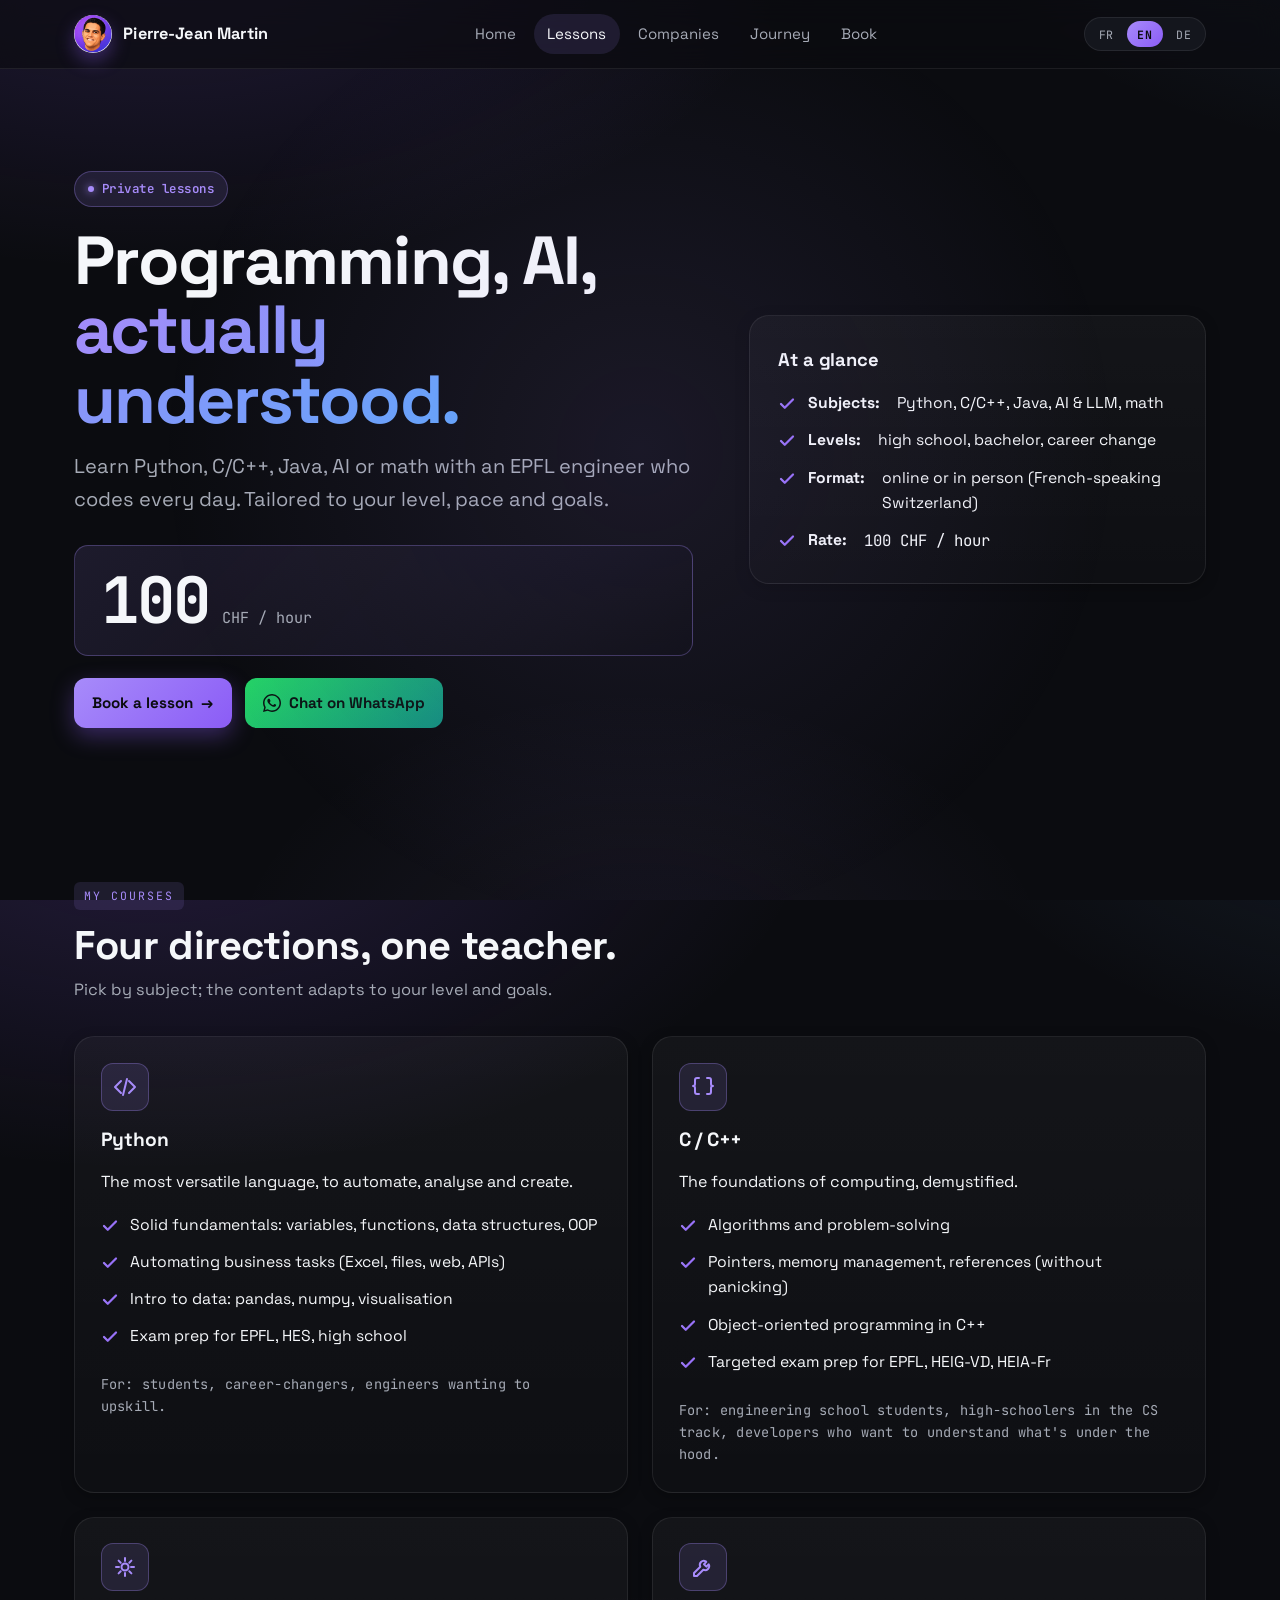
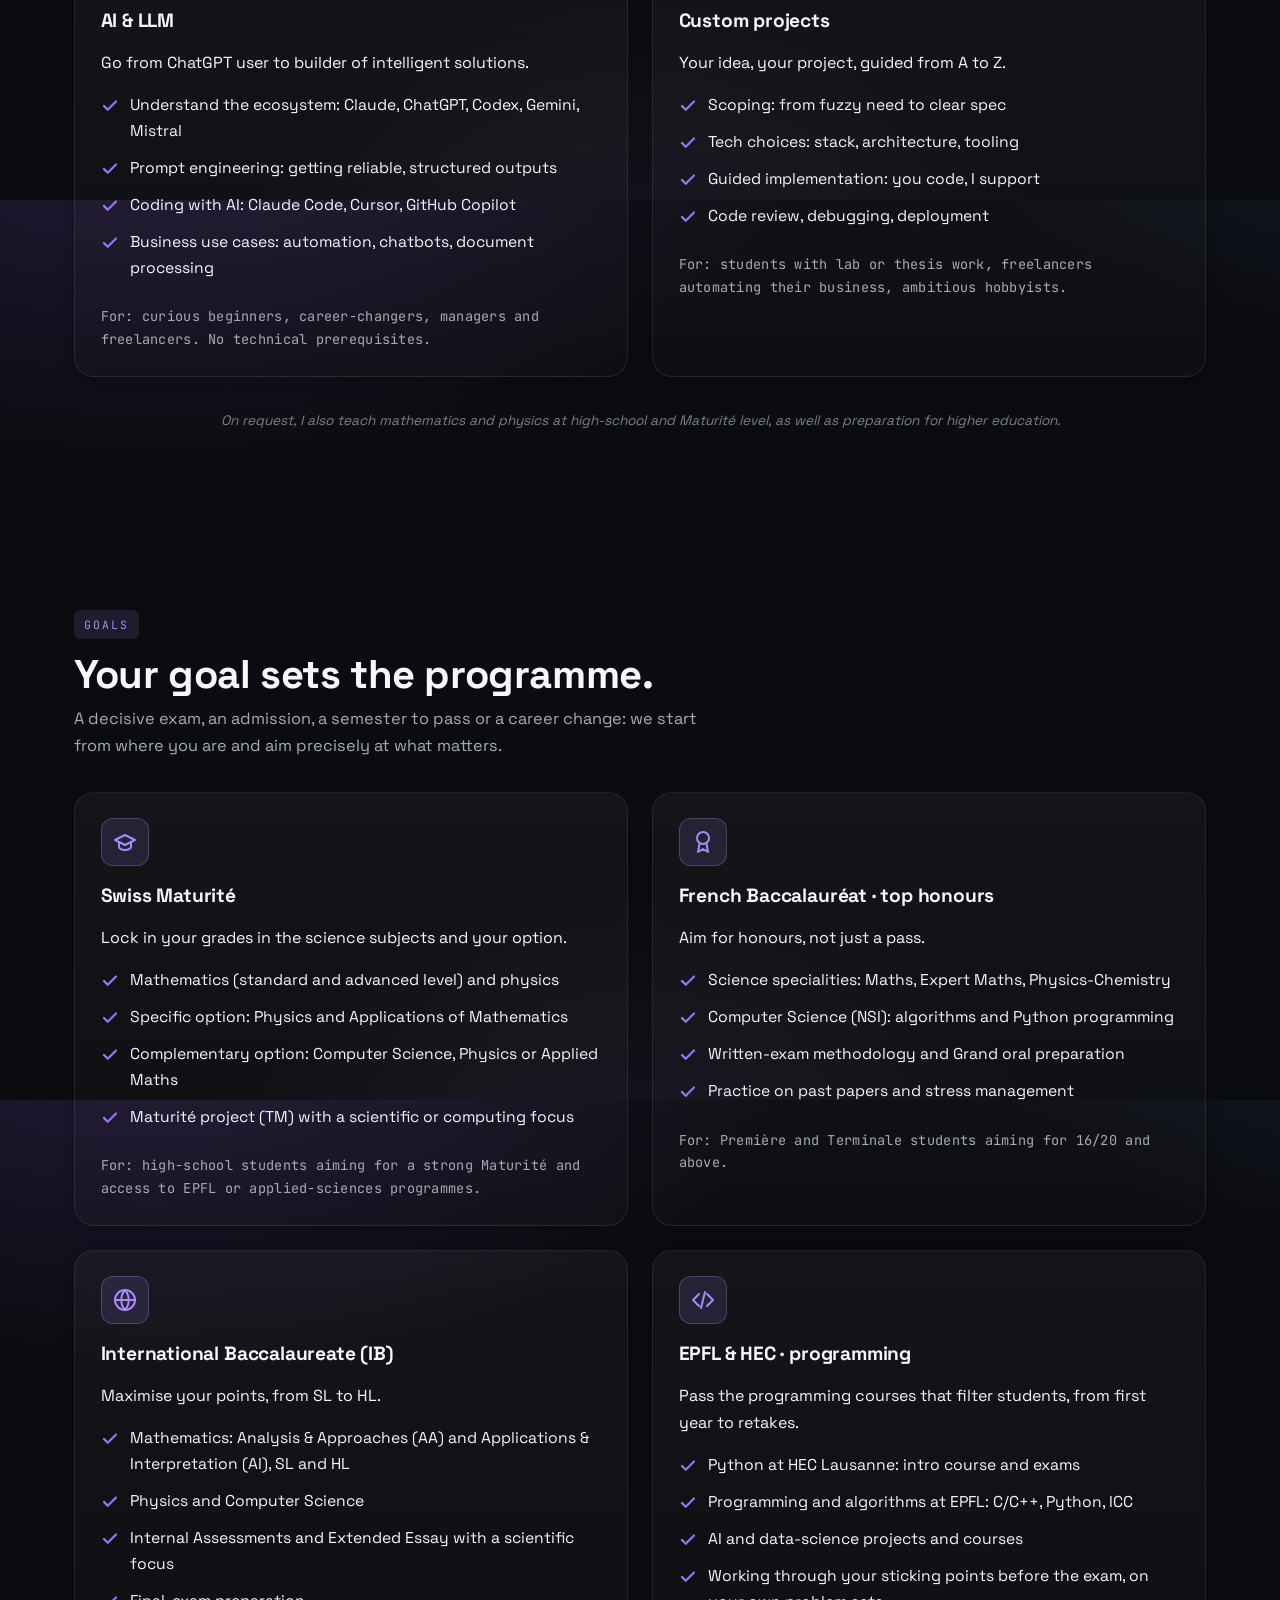
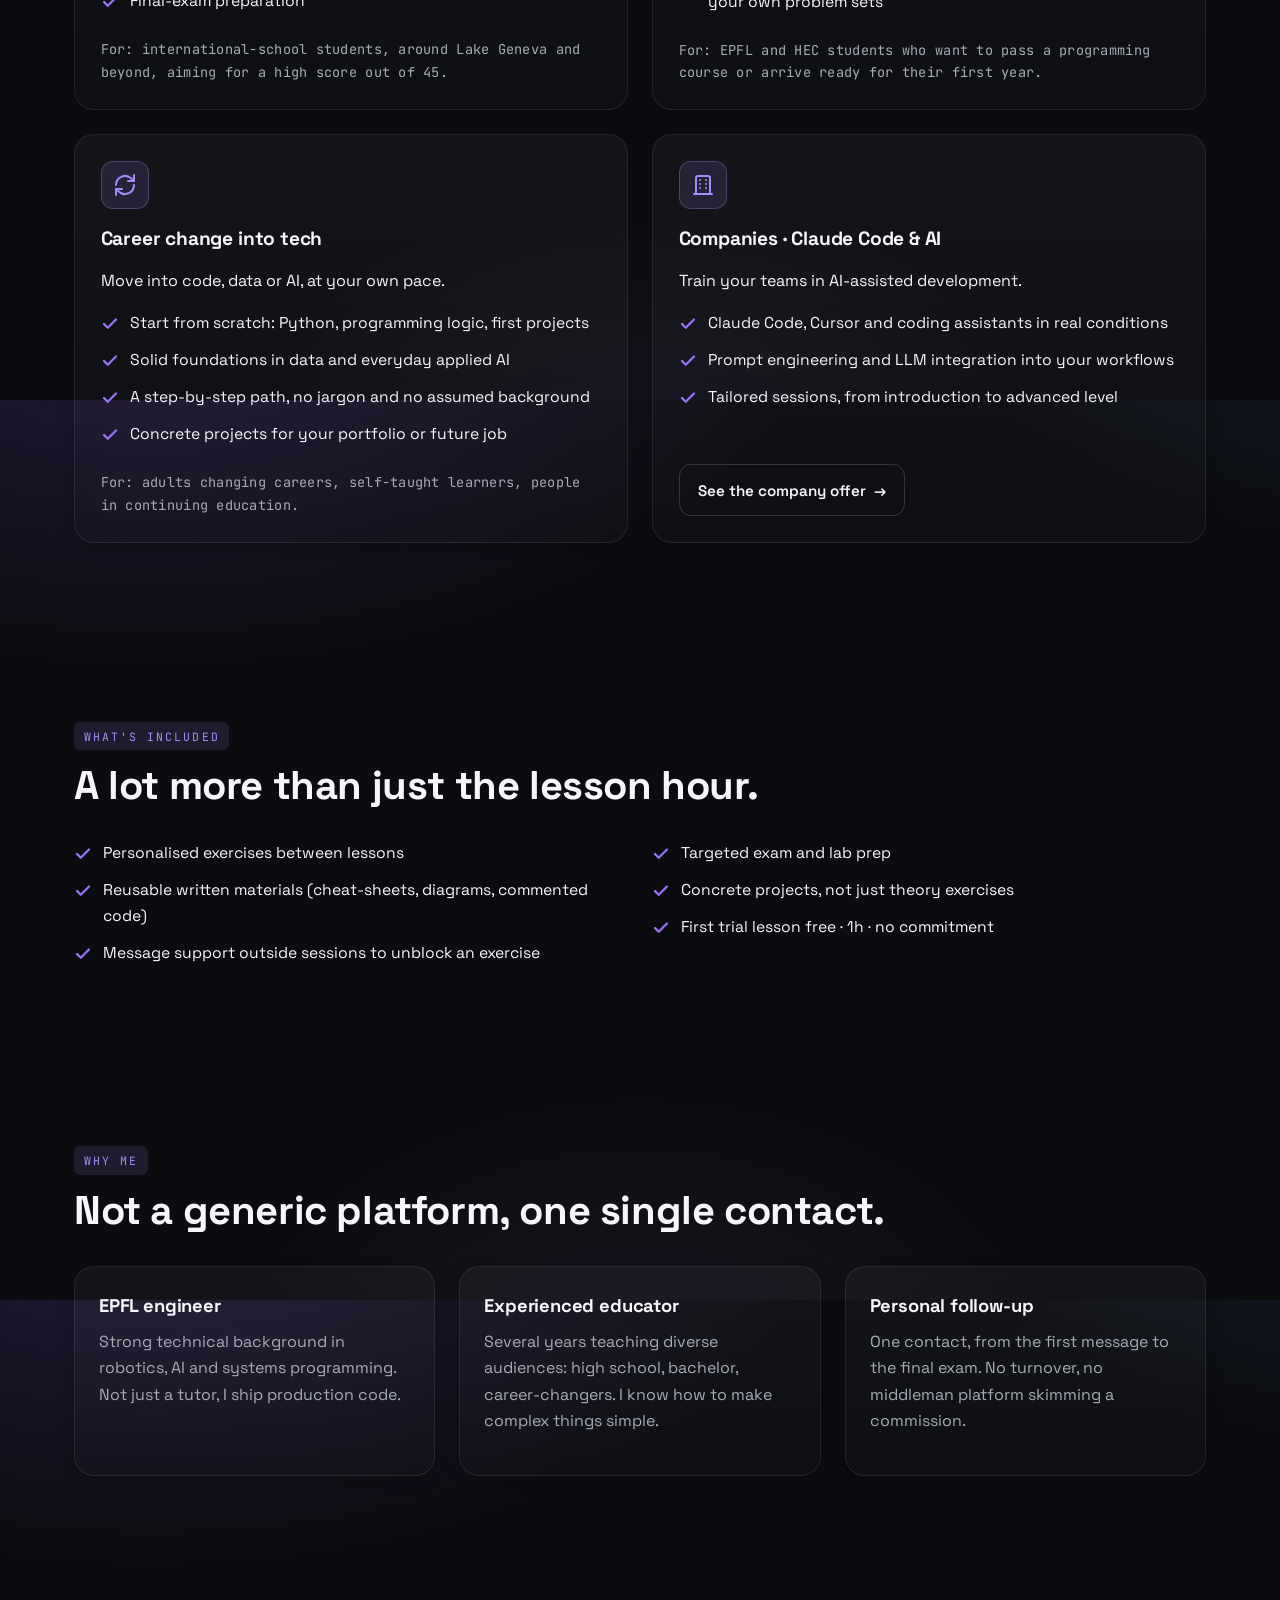
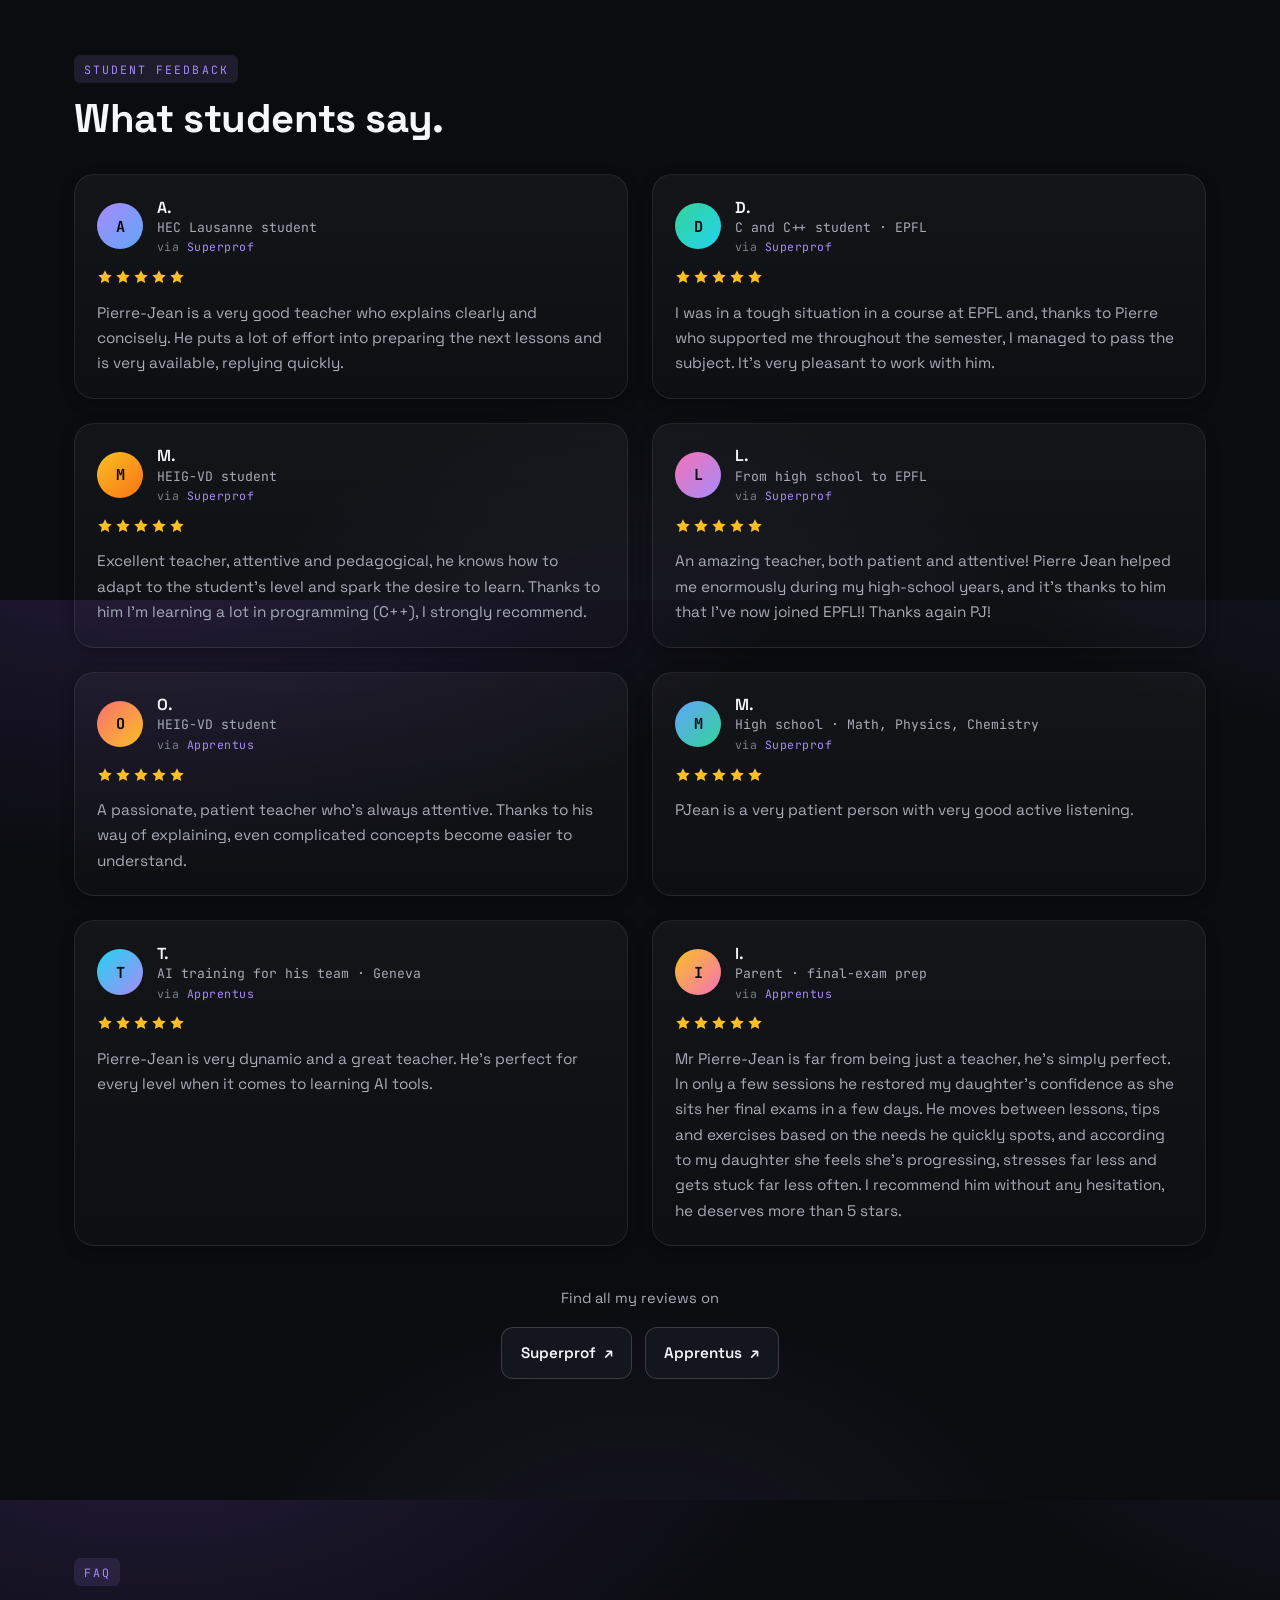
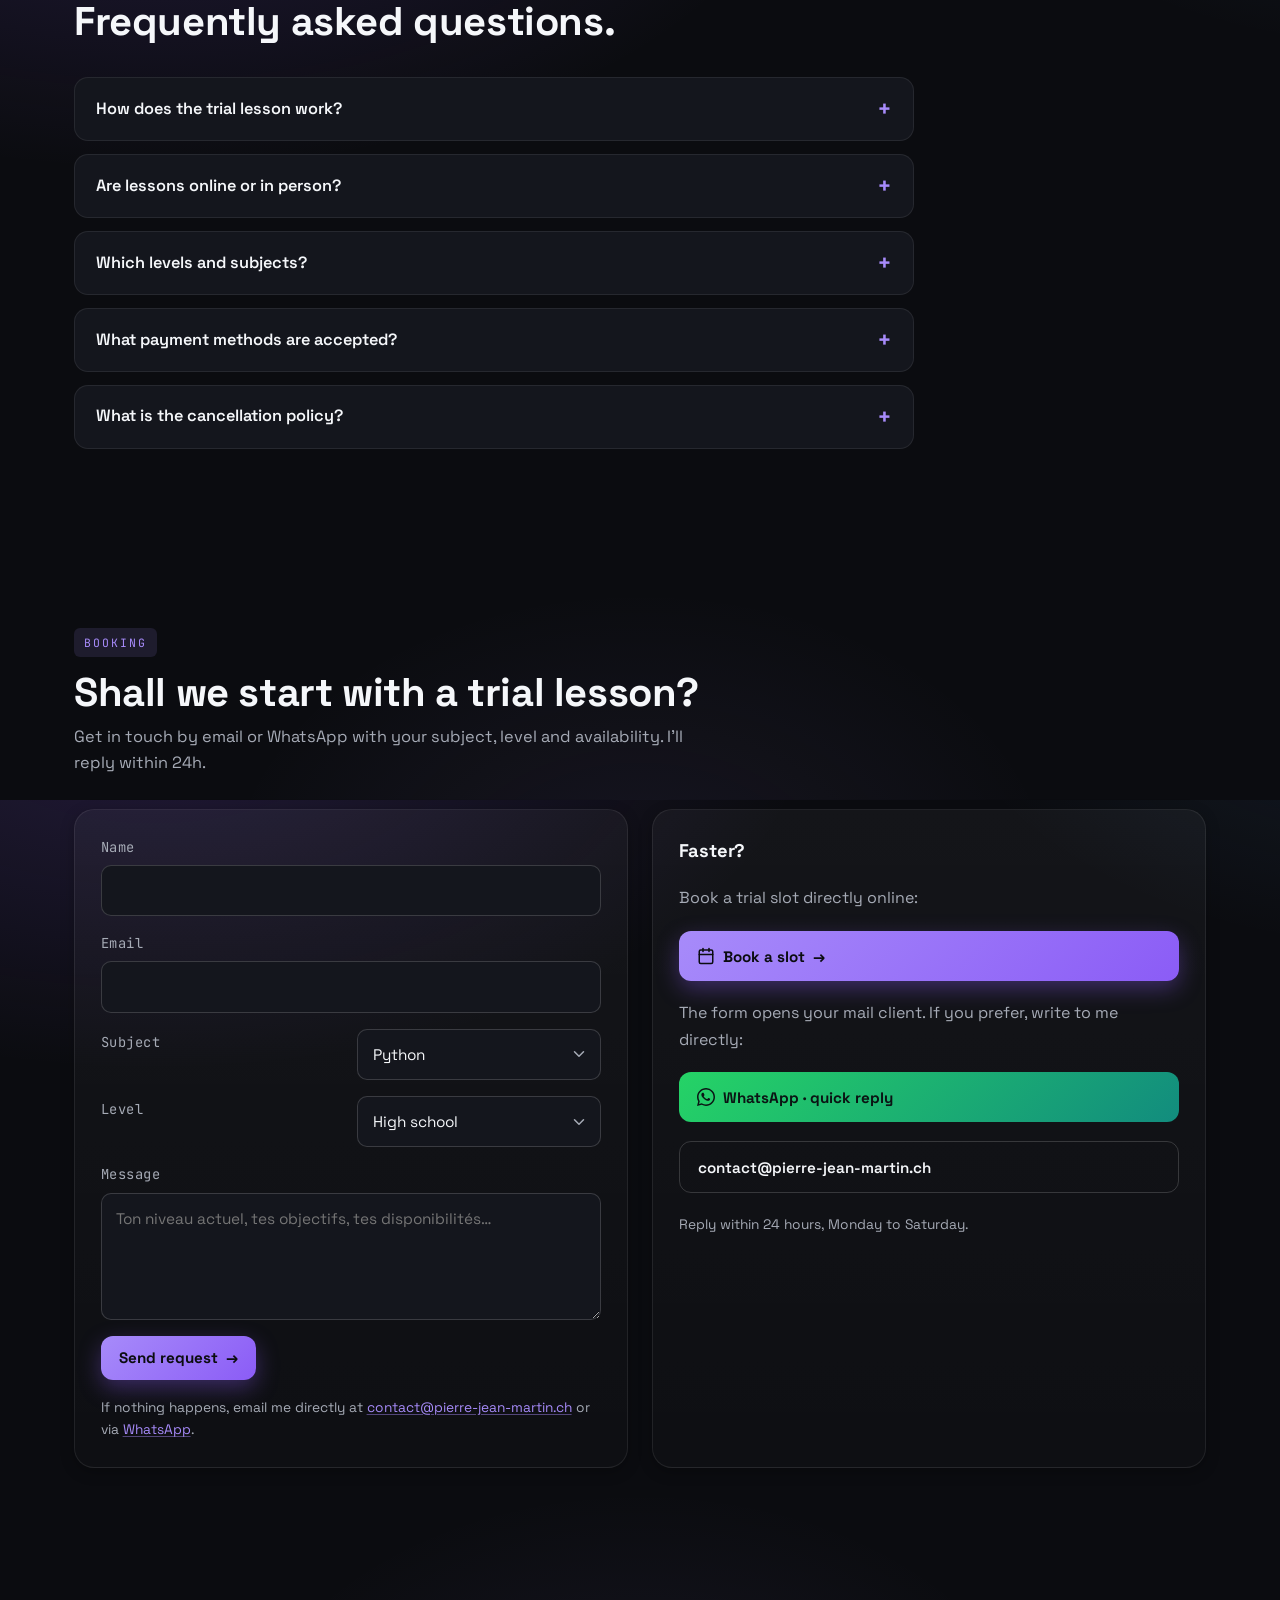
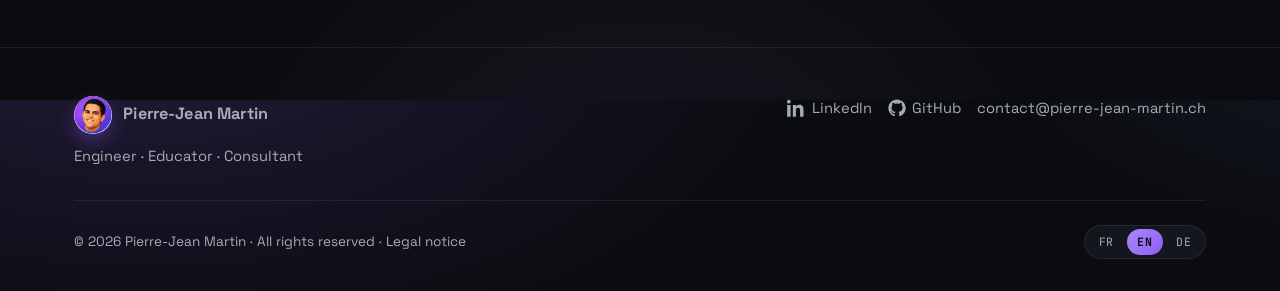
<file: cours.html>
<!DOCTYPE html>
<html lang="fr">
<head>
  <meta charset="utf-8" />
  <meta name="viewport" content="width=device-width, initial-scale=1" />
  <title
    data-fr="Cours particuliers · Programmation, IA, maths · Pierre-Jean Martin"
    data-en="Private lessons · Programming, AI, math · Pierre-Jean Martin"
    data-de="Privatunterricht · Programmierung, KI, Mathematik · Pierre-Jean Martin">
    Cours particuliers · Programmation, IA, maths · Pierre-Jean Martin
  </title>
  <meta name="description"
    data-attr-content-fr="Cours particuliers de programmation (Python, C/C++, Java), IA et mathématiques. 100 CHF / heure. Du gymnase au bachelor, en ligne ou en Suisse romande."
    data-attr-content-en="Private lessons in programming (Python, C/C++, Java), AI and math. 100 CHF / hour. From high school to bachelor, online or in French-speaking Switzerland."
    data-attr-content-de="Privatunterricht in Programmierung (Python, C/C++, Java), KI und Mathematik. 100 CHF / Stunde. Vom Gymnasium bis zum Bachelor, online oder vor Ort."
    content="Cours particuliers de programmation (Python, C/C++, Java), IA et mathématiques. 100 CHF / heure." />
  <meta property="og:type" content="website" />
  <meta property="og:url" content="https://pierre-jean-martin.ch/cours.html" />
  <meta property="og:locale" content="fr_FR" />
  <meta property="og:title"
    data-attr-content-fr="Cours particuliers · Programmation, IA, maths · Pierre-Jean Martin"
    data-attr-content-en="Private lessons · Programming, AI, math · Pierre-Jean Martin"
    data-attr-content-de="Privatunterricht · Programmierung, KI, Mathematik · Pierre-Jean Martin"
    content="Cours particuliers · Programmation, IA, maths · Pierre-Jean Martin" />
  <meta property="og:description"
    data-attr-content-fr="Cours particuliers de programmation (Python, C/C++, Java), IA et mathématiques. 100 CHF / heure. Du gymnase au bachelor, en ligne ou en Suisse romande."
    data-attr-content-en="Private lessons in programming (Python, C/C++, Java), AI and math. 100 CHF / hour. From high school to bachelor, online or in French-speaking Switzerland."
    data-attr-content-de="Privatunterricht in Programmierung (Python, C/C++, Java), KI und Mathematik. 100 CHF / Stunde. Vom Gymnasium bis zum Bachelor, online oder vor Ort."
    content="Cours particuliers de programmation (Python, C/C++, Java), IA et mathématiques. 100 CHF / heure. Du gymnase au bachelor, en ligne ou en Suisse romande." />
  <meta property="og:image" content="https://pierre-jean-martin.ch/assets/meta/og-image.jpg" />
  <meta property="og:image:width" content="1200" />
  <meta property="og:image:height" content="630" />
  <meta property="og:image:type" content="image/jpeg" />
  <meta property="og:image:alt"
    data-attr-content-fr="Portrait de Pierre-Jean Martin"
    data-attr-content-en="Portrait of Pierre-Jean Martin"
    data-attr-content-de="Porträt von Pierre-Jean Martin"
    content="Portrait de Pierre-Jean Martin" />
  <meta name="twitter:card" content="summary_large_image" />
  <link rel="icon" type="image/png" href="assets/logos/pj-favicon.png" />
  <link rel="preconnect" href="https://fonts.googleapis.com">
  <link rel="preconnect" href="https://fonts.gstatic.com" crossorigin>
  <link rel="stylesheet" href="https://fonts.googleapis.com/css2?family=JetBrains+Mono:wght@400;600;700&family=Space+Grotesk:wght@400;500;600;700&display=swap">
  <link rel="stylesheet" href="style.css">
  <script src="app.js" defer></script>
</head>
<body>

  <a class="skip-link" href="#main"
     data-fr="Aller au contenu" data-en="Skip to content" data-de="Zum Inhalt springen">Aller au contenu</a>

  <!-- ============ NAV ============ -->
  <nav class="nav" aria-label="Navigation principale">
    <div class="nav-inner">
      <a href="index.html" class="brand">
        <img class="brand-logo" src="assets/logos/pj-logo.png" alt="" />
        <span class="brand-name">Pierre-Jean Martin</span>
      </a>
      <button class="nav-toggle" type="button" aria-expanded="false"
              data-attr-aria-label-fr="Ouvrir le menu"
              data-attr-aria-label-en="Open menu"
              data-attr-aria-label-de="Menü öffnen"
              aria-label="Ouvrir le menu">
        <svg viewBox="0 0 24 24" fill="none" stroke="currentColor" stroke-width="2" stroke-linecap="round"><line x1="3" y1="6" x2="21" y2="6"/><line x1="3" y1="12" x2="21" y2="12"/><line x1="3" y1="18" x2="21" y2="18"/></svg>
      </button>
      <div class="menu" id="primary-menu">
        <a href="index.html"
           data-fr="Accueil" data-en="Home" data-de="Startseite">Accueil</a>
        <a href="cours.html" class="active" aria-current="page"
           data-fr="Cours" data-en="Lessons" data-de="Kurse">Cours</a>
        <a href="entreprises.html"
           data-fr="Entreprises" data-en="Companies" data-de="Unternehmen">Entreprises</a>
        <a href="parcours.html"
           data-fr="Parcours" data-en="Journey" data-de="Werdegang">Parcours</a>
        <a href="#reserver"
           data-fr="Réserver" data-en="Book" data-de="Buchen">Réserver</a>
      </div>
      <div class="nav-right">
        <div class="lang-switch" role="group"
             data-attr-aria-label-fr="Choix de la langue"
             data-attr-aria-label-en="Language selector"
             data-attr-aria-label-de="Sprachauswahl"
             aria-label="Choix de la langue">
          <button type="button" data-lang="fr" aria-pressed="true">FR</button>
          <button type="button" data-lang="en" aria-pressed="false">EN</button>
          <button type="button" data-lang="de" aria-pressed="false">DE</button>
        </div>
      </div>
    </div>
  </nav>

  <main id="main">

  <!-- ============ HERO / OFFRE ============ -->
  <header class="hero">
    <div class="container hero-inner">
      <div>
        <span class="badge">
          <span class="badge-dot" aria-hidden="true"></span>
          <span data-fr="Cours particuliers" data-en="Private lessons" data-de="Privatunterricht">Cours particuliers</span>
        </span>
        <h1>
          <span data-fr="Programmation, IA," data-en="Programming, AI," data-de="Programmierung, KI,">Programmation, IA,</span>
          <span class="grad"
                data-fr="comprises pour de vrai." data-en="actually understood." data-de="wirklich verstanden.">comprises pour de vrai.</span>
        </h1>
        <p class="lead"
           data-fr="Apprends Python, C/C++, Java, l'IA ou les maths avec un ingénieur EPFL qui code tous les jours. Adapté à ton niveau, ton rythme et tes objectifs."
           data-en="Learn Python, C/C++, Java, AI or math with an EPFL engineer who codes every day. Tailored to your level, pace and goals."
           data-de="Lerne Python, C/C++, Java, KI oder Mathematik mit einem EPFL-Ingenieur, der täglich programmiert. Angepasst an dein Niveau, dein Tempo und deine Ziele.">
          Apprends Python, C/C++, Java, l'IA ou les maths avec un ingénieur EPFL qui code tous les jours. Adapté à ton niveau, ton rythme et tes objectifs.
        </p>

        <div class="price-block">
          <span class="price-amount">100</span>
          <span class="price-unit">CHF /
            <span data-fr="heure" data-en="hour" data-de="Stunde">heure</span>
          </span>
        </div>

        <div class="cta">
          <a class="btn primary" href="#reserver">
            <span data-fr="Réserver un cours" data-en="Book a lesson" data-de="Stunde buchen">Réserver un cours</span>
            <span class="arrow" aria-hidden="true">→</span>
          </a>
          <a class="btn wa" data-whatsapp href="#" target="_blank" rel="noopener">
            <svg width="18" height="18" viewBox="0 0 24 24" fill="currentColor" aria-hidden="true"><path d="M20.5 3.5A11.6 11.6 0 0 0 12 0C5.4 0 0 5.4 0 12c0 2.1.5 4.1 1.6 5.9L0 24l6.3-1.6c1.7 1 3.7 1.5 5.7 1.5 6.6 0 12-5.4 12-12 0-3.2-1.2-6.2-3.5-8.4Zm-8.5 18.4c-1.8 0-3.6-.5-5.2-1.4l-.4-.2-3.7 1 1-3.6-.2-.4c-1-1.6-1.5-3.4-1.5-5.3 0-5.5 4.5-10 10-10s10 4.5 10 10-4.5 10-10 10Zm5.5-7.5c-.3-.2-1.8-.9-2.1-1s-.5-.2-.7.2c-.2.3-.8 1-.9 1.2-.2.2-.3.2-.6 0-.3-.2-1.3-.5-2.4-1.5-.9-.8-1.5-1.8-1.7-2.1-.2-.3 0-.5.1-.6.1-.1.3-.4.4-.5.1-.2.2-.3.3-.5.1-.2 0-.4 0-.5 0-.2-.7-1.7-1-2.3-.3-.6-.5-.5-.7-.5h-.6c-.2 0-.5.1-.8.4-.3.3-1 1-1 2.4 0 1.4 1 2.8 1.2 3 .2.2 2 3.1 4.9 4.3.7.3 1.2.5 1.6.6.7.2 1.3.2 1.8.1.5-.1 1.8-.7 2-1.4.2-.7.2-1.3.2-1.4-.1-.1-.3-.2-.6-.4Z"/></svg>
            <span data-fr="Discuter sur WhatsApp" data-en="Chat on WhatsApp" data-de="Auf WhatsApp chatten">Discuter sur WhatsApp</span>
          </a>
        </div>
      </div>

      <div class="card" style="padding:1.8rem">
        <h3 style="margin-top:0"
            data-fr="En un coup d'œil" data-en="At a glance" data-de="Auf einen Blick">En un coup d'œil</h3>
        <ul class="checklist" style="margin-top:1rem">
          <li><strong style="margin-right:.4rem"
                data-fr="Matières&nbsp;:" data-en="Subjects:" data-de="Fächer:">Matières&nbsp;:</strong>
              <span data-fr="Python, C/C++, Java, IA &amp; LLM, maths"
                    data-en="Python, C/C++, Java, AI &amp; LLM, math"
                    data-de="Python, C/C++, Java, KI &amp; LLM, Mathematik">
                Python, C/C++, Java, IA &amp; LLM, maths
              </span></li>
          <li><strong style="margin-right:.4rem"
                data-fr="Niveaux&nbsp;:" data-en="Levels:" data-de="Stufen:">Niveaux&nbsp;:</strong>
              <span data-fr="gymnase, bachelor, reconversion professionnelle"
                    data-en="high school, bachelor, career change"
                    data-de="Gymnasium, Bachelor, Berufswechsel">
                gymnase, bachelor, reconversion professionnelle
              </span></li>
          <li><strong style="margin-right:.4rem"
                data-fr="Format&nbsp;:" data-en="Format:" data-de="Format:">Format&nbsp;:</strong>
              <span data-fr="en ligne ou présentiel (Suisse romande)"
                    data-en="online or in person (French-speaking Switzerland)"
                    data-de="online oder vor Ort (französischsprachige Schweiz)">
                en ligne ou présentiel (Suisse romande)
              </span></li>
          <li><strong style="margin-right:.4rem"
                data-fr="Tarif&nbsp;:" data-en="Rate:" data-de="Tarif:">Tarif&nbsp;:</strong>
              <span class="mono">100 CHF /
                <span data-fr="heure" data-en="hour" data-de="Stunde">heure</span>
              </span></li>
        </ul>
      </div>
    </div>
  </header>

  <!-- ============ TYPES DE COURS ============ -->
  <section id="cours-types">
    <div class="container">
      <span class="section-eyebrow"
            data-fr="Mes cours" data-en="My courses" data-de="Meine Kurse">Mes cours</span>
      <h2 data-fr="Quatre directions, un seul prof."
          data-en="Four directions, one teacher."
          data-de="Vier Richtungen, ein Lehrer.">
        Quatre directions, un seul prof.
      </h2>
      <p class="section-lead"
         data-fr="Choisis par sujet, on adapte le contenu à ton niveau et tes objectifs."
         data-en="Pick by subject; the content adapts to your level and goals."
         data-de="Wähle nach Fach; der Inhalt passt sich deinem Niveau und deinen Zielen an.">
        Choisis par sujet, on adapte le contenu à ton niveau et tes objectifs.
      </p>

      <div class="grid cols-2" style="margin-top:2rem">

        <!-- Python -->
        <article class="card course-card fade-up">
          <div class="course-icon" aria-hidden="true">
            <svg viewBox="0 0 24 24" fill="none" stroke="currentColor" stroke-width="2" stroke-linecap="round" stroke-linejoin="round"><polyline points="16 18 22 12 16 6"/><polyline points="8 6 2 12 8 18"/><line x1="14" y1="4" x2="10" y2="20"/></svg>
          </div>
          <h3>Python</h3>
          <p class="course-pitch"
             data-fr="Le langage le plus polyvalent, pour automatiser, analyser et créer."
             data-en="The most versatile language, to automate, analyse and create."
             data-de="Die vielseitigste Sprache, um zu automatisieren, zu analysieren und zu erstellen.">
            Le langage le plus polyvalent, pour automatiser, analyser et créer.
          </p>
          <ul class="checklist">
            <li data-fr="Fondamentaux solides&nbsp;: variables, fonctions, structures de données, POO"
                data-en="Solid fundamentals: variables, functions, data structures, OOP"
                data-de="Solide Grundlagen: Variablen, Funktionen, Datenstrukturen, OOP">
              Fondamentaux solides&nbsp;: variables, fonctions, structures de données, POO
            </li>
            <li data-fr="Automatisation de tâches métier (Excel, fichiers, web, API)"
                data-en="Automating business tasks (Excel, files, web, APIs)"
                data-de="Automatisierung von Aufgaben (Excel, Dateien, Web, APIs)">
              Automatisation de tâches métier (Excel, fichiers, web, API)
            </li>
            <li data-fr="Initiation à la data&nbsp;: pandas, numpy, visualisation"
                data-en="Intro to data: pandas, numpy, visualisation"
                data-de="Einstieg in Data: pandas, numpy, Visualisierung">
              Initiation à la data&nbsp;: pandas, numpy, visualisation
            </li>
            <li data-fr="Préparation aux examens EPFL, HES, gymnase"
                data-en="Exam prep for EPFL, HES, high school"
                data-de="Prüfungsvorbereitung für EPFL, HES, Gymnasium">
              Préparation aux examens EPFL, HES, gymnase
            </li>
          </ul>
          <p class="course-target"
             data-fr="Pour&nbsp;: étudiants, professionnels en reconversion, ingénieurs qui veulent monter en compétences."
             data-en="For: students, career-changers, engineers wanting to upskill."
             data-de="Für: Studenten, Berufswechsler, Ingenieure, die sich weiterentwickeln möchten.">
            Pour&nbsp;: étudiants, professionnels en reconversion, ingénieurs qui veulent monter en compétences.
          </p>
        </article>

        <!-- C / C++ -->
        <article class="card course-card fade-up">
          <div class="course-icon" aria-hidden="true">
            <svg viewBox="0 0 24 24" fill="none" stroke="currentColor" stroke-width="2" stroke-linecap="round" stroke-linejoin="round"><path d="M8 3H6a2 2 0 0 0-2 2v4a2 2 0 0 1-2 2v0a2 2 0 0 1 2 2v4a2 2 0 0 0 2 2h2"/><path d="M16 3h2a2 2 0 0 1 2 2v4a2 2 0 0 0 2 2v0a2 2 0 0 0-2 2v4a2 2 0 0 1-2 2h-2"/></svg>
          </div>
          <h3>C / C++</h3>
          <p class="course-pitch"
             data-fr="Les fondations de l'informatique, démystifiées."
             data-en="The foundations of computing, demystified."
             data-de="Die Grundlagen der Informatik, entmystifiziert.">
            Les fondations de l'informatique, démystifiées.
          </p>
          <ul class="checklist">
            <li data-fr="Algorithmique et résolution de problèmes"
                data-en="Algorithms and problem-solving"
                data-de="Algorithmik und Problemlösung">
              Algorithmique et résolution de problèmes
            </li>
            <li data-fr="Pointeurs, gestion mémoire, références (sans paniquer)"
                data-en="Pointers, memory management, references (without panicking)"
                data-de="Pointer, Speicherverwaltung, Referenzen (ohne Panik)">
              Pointeurs, gestion mémoire, références (sans paniquer)
            </li>
            <li data-fr="Programmation orientée objet en C++"
                data-en="Object-oriented programming in C++"
                data-de="Objektorientierte Programmierung in C++">
              Programmation orientée objet en C++
            </li>
            <li data-fr="Préparation ciblée examens EPFL, HEIG-VD, HEIA-Fr"
                data-en="Targeted exam prep for EPFL, HEIG-VD, HEIA-Fr"
                data-de="Gezielte Prüfungsvorbereitung für EPFL, HEIG-VD, HEIA-Fr">
              Préparation ciblée examens EPFL, HEIG-VD, HEIA-Fr
            </li>
          </ul>
          <p class="course-target"
             data-fr="Pour&nbsp;: étudiants en école d'ingénieur, gymnasiens en option informatique, devs qui veulent comprendre ce qui se passe sous le capot."
             data-en="For: engineering school students, high-schoolers in the CS track, developers who want to understand what's under the hood."
             data-de="Für: Studenten an Ingenieurschulen, Gymnasiasten im Informatik-Schwerpunkt, Entwickler, die verstehen wollen, was unter der Haube passiert.">
            Pour&nbsp;: étudiants en école d'ingénieur, gymnasiens en option informatique, devs qui veulent comprendre ce qui se passe sous le capot.
          </p>
        </article>

        <!-- IA & LLM -->
        <article class="card course-card fade-up">
          <div class="course-icon" aria-hidden="true">
            <svg viewBox="0 0 24 24" fill="none" stroke="currentColor" stroke-width="2" stroke-linecap="round" stroke-linejoin="round"><path d="M12 3v3M12 18v3M3 12h3M18 12h3M5.6 5.6l2.1 2.1M16.3 16.3l2.1 2.1M5.6 18.4l2.1-2.1M16.3 7.7l2.1-2.1"/><circle cx="12" cy="12" r="3.5"/></svg>
          </div>
          <h3 data-fr="IA &amp; LLM" data-en="AI &amp; LLM" data-de="KI &amp; LLM">IA &amp; LLM</h3>
          <p class="course-pitch"
             data-fr="Passer d'utilisateur de ChatGPT à créateur de solutions intelligentes."
             data-en="Go from ChatGPT user to builder of intelligent solutions."
             data-de="Vom ChatGPT-Nutzer zum Entwickler intelligenter Lösungen werden.">
            Passer d'utilisateur de ChatGPT à créateur de solutions intelligentes.
          </p>
          <ul class="checklist">
            <li data-fr="Comprendre l'écosystème&nbsp;: Claude, ChatGPT, Codex, Gemini, Mistral"
                data-en="Understand the ecosystem: Claude, ChatGPT, Codex, Gemini, Mistral"
                data-de="Das Ökosystem verstehen: Claude, ChatGPT, Codex, Gemini, Mistral">
              Comprendre l'écosystème&nbsp;: Claude, ChatGPT, Codex, Gemini, Mistral
            </li>
            <li data-fr="Prompt engineering&nbsp;: obtenir des résultats fiables et structurés"
                data-en="Prompt engineering: getting reliable, structured outputs"
                data-de="Prompt Engineering: zuverlässige, strukturierte Ergebnisse erzielen">
              Prompt engineering&nbsp;: obtenir des résultats fiables et structurés
            </li>
            <li data-fr="Coder avec l'IA&nbsp;: Claude Code, Cursor, GitHub Copilot"
                data-en="Coding with AI: Claude Code, Cursor, GitHub Copilot"
                data-de="Mit KI programmieren: Claude Code, Cursor, GitHub Copilot">
              Coder avec l'IA&nbsp;: Claude Code, Cursor, GitHub Copilot
            </li>
            <li data-fr="Cas d'usage métier&nbsp;: automatisation, chatbot, traitement de documents"
                data-en="Business use cases: automation, chatbots, document processing"
                data-de="Geschäftliche Anwendungsfälle: Automatisierung, Chatbots, Dokumentenverarbeitung">
              Cas d'usage métier&nbsp;: automatisation, chatbot, traitement de documents
            </li>
          </ul>
          <p class="course-target"
             data-fr="Pour&nbsp;: débutants curieux, professionnels en reconversion, cadres et indépendants. Aucun prérequis technique."
             data-en="For: curious beginners, career-changers, managers and freelancers. No technical prerequisites."
             data-de="Für: neugierige Anfänger, Berufswechsler, Führungskräfte und Selbstständige. Keine technischen Vorkenntnisse.">
            Pour&nbsp;: débutants curieux, professionnels en reconversion, cadres et indépendants. Aucun prérequis technique.
          </p>
        </article>

        <!-- Projets sur mesure -->
        <article class="card course-card fade-up">
          <div class="course-icon" aria-hidden="true">
            <svg viewBox="0 0 24 24" fill="none" stroke="currentColor" stroke-width="2" stroke-linecap="round" stroke-linejoin="round"><path d="M14.7 6.3a4 4 0 0 0-5.4 5.4L3 18v3h3l6.3-6.3a4 4 0 0 0 5.4-5.4l-2.3 2.3-2.4-2.4 2.3-2.3z"/></svg>
          </div>
          <h3 data-fr="Projets sur mesure"
              data-en="Custom projects"
              data-de="Projekte nach Maß">
            Projets sur mesure
          </h3>
          <p class="course-pitch"
             data-fr="Ton idée, ton projet, accompagné de A à Z."
             data-en="Your idea, your project, guided from A to Z."
             data-de="Deine Idee, dein Projekt, von A bis Z begleitet.">
            Ton idée, ton projet, accompagné de A à Z.
          </p>
          <ul class="checklist">
            <li data-fr="Cadrage&nbsp;: du besoin flou au cahier des charges clair"
                data-en="Scoping: from fuzzy need to clear spec"
                data-de="Scoping: von der vagen Idee zum klaren Pflichtenheft">
              Cadrage&nbsp;: du besoin flou au cahier des charges clair
            </li>
            <li data-fr="Choix techniques&nbsp;: stack, architecture, outils"
                data-en="Tech choices: stack, architecture, tooling"
                data-de="Technologie-Entscheidungen: Stack, Architektur, Tools">
              Choix techniques&nbsp;: stack, architecture, outils
            </li>
            <li data-fr="Implémentation guidée&nbsp;: tu codes, je t'épaule"
                data-en="Guided implementation: you code, I support"
                data-de="Begleitete Umsetzung: du programmierst, ich unterstütze">
              Implémentation guidée&nbsp;: tu codes, je t'épaule
            </li>
            <li data-fr="Code review, debug, déploiement"
                data-en="Code review, debugging, deployment"
                data-de="Code-Review, Debugging, Deployment">
              Code review, debug, déploiement
            </li>
          </ul>
          <p class="course-target"
             data-fr="Pour&nbsp;: étudiants avec TP ou mémoire, indépendants qui veulent automatiser leur métier, hobbyistes ambitieux."
             data-en="For: students with lab or thesis work, freelancers automating their business, ambitious hobbyists."
             data-de="Für: Studenten mit Projekt- oder Abschlussarbeit, Selbstständige zur Automatisierung ihres Berufs, ambitionierte Hobbyisten.">
            Pour&nbsp;: étudiants avec TP ou mémoire, indépendants qui veulent automatiser leur métier, hobbyistes ambitieux.
          </p>
        </article>

      </div>

      <p class="course-footnote"
         data-fr="Sur demande, j'enseigne aussi les mathématiques et la physique au niveau gymnase, lycée et maturité, ainsi qu'en préparation aux études supérieures."
         data-en="On request, I also teach mathematics and physics at high-school and Maturité level, as well as preparation for higher education."
         data-de="Auf Anfrage unterrichte ich auch Mathematik und Physik auf Gymnasial-, Lycée- und Maturniveau sowie zur Vorbereitung auf das Studium.">
        Sur demande, j'enseigne aussi les mathématiques et la physique au niveau gymnase, lycée et maturité, ainsi qu'en préparation aux études supérieures.
      </p>
    </div>
  </section>

  <!-- ============ OBJECTIFS / PRÉPA ============ -->
  <section id="objectifs">
    <div class="container">
      <span class="section-eyebrow"
            data-fr="Objectifs" data-en="Goals" data-de="Ziele">Objectifs</span>
      <h2 data-fr="Ton objectif décide du programme."
          data-en="Your goal sets the programme."
          data-de="Dein Ziel bestimmt das Programm.">
        Ton objectif décide du programme.
      </h2>
      <p class="section-lead"
         data-fr="Examen décisif, admission, semestre à valider ou reconversion&nbsp;: on part d'où tu en es et on vise précisément ce qui compte."
         data-en="A decisive exam, an admission, a semester to pass or a career change: we start from where you are and aim precisely at what matters."
         data-de="Eine entscheidende Prüfung, eine Zulassung, ein zu bestehendes Semester oder ein Berufswechsel: Wir starten dort, wo du stehst, und zielen genau auf das, was zählt.">
        Examen décisif, admission, semestre à valider ou reconversion&nbsp;: on part d'où tu en es et on vise précisément ce qui compte.
      </p>

      <div class="grid cols-2" style="margin-top:2rem">

        <!-- Maturité suisse -->
        <article class="card course-card fade-up">
          <div class="course-icon" aria-hidden="true">
            <svg viewBox="0 0 24 24" fill="none" stroke="currentColor" stroke-width="2" stroke-linecap="round" stroke-linejoin="round"><path d="M22 10 12 5 2 10l10 5 10-5Z"/><path d="M6 12v5c0 1 2 3 6 3s6-2 6-3v-5"/></svg>
          </div>
          <h3 data-fr="Maturité suisse · OS &amp; OC"
              data-en="Swiss Maturité"
              data-de="Schweizer Matur">
            Maturité suisse · OS &amp; OC
          </h3>
          <p class="course-pitch"
             data-fr="Sécuriser ses notes dans les branches scientifiques et son option."
             data-en="Lock in your grades in the science subjects and your option."
             data-de="Sichere deine Noten in den naturwissenschaftlichen Fächern und in deinem Schwerpunkt.">
            Sécuriser ses notes dans les branches scientifiques et son option.
          </p>
          <ul class="checklist">
            <li data-fr="Mathématiques (niveau standard et renforcé) et physique"
                data-en="Mathematics (standard and advanced level) and physics"
                data-de="Mathematik (Grund- und erhöhtes Niveau) und Physik">
              Mathématiques (niveau standard et renforcé) et physique
            </li>
            <li data-fr="OS Physique et applications des mathématiques (PAM)"
                data-en="Specific option: Physics and Applications of Mathematics"
                data-de="Schwerpunktfach Physik und Anwendungen der Mathematik">
              OS Physique et applications des mathématiques (PAM)
            </li>
            <li data-fr="OC Informatique, Physique ou Applications des mathématiques"
                data-en="Complementary option: Computer Science, Physics or Applied Maths"
                data-de="Ergänzungsfach Informatik, Physik oder Angewandte Mathematik">
              OC Informatique, Physique ou Applications des mathématiques
            </li>
            <li data-fr="Travail de maturité (TM) à composante scientifique ou informatique"
                data-en="Maturité project (TM) with a scientific or computing focus"
                data-de="Maturaarbeit mit naturwissenschaftlichem oder Informatik-Schwerpunkt">
              Travail de maturité (TM) à composante scientifique ou informatique
            </li>
          </ul>
          <p class="course-target"
             data-fr="Pour&nbsp;: gymnasiens visant une maturité solide et l'accès aux filières EPFL ou HES."
             data-en="For: high-school students aiming for a strong Maturité and access to EPFL or applied-sciences programmes."
             data-de="Für: Gymnasiasten, die eine solide Matur und den Zugang zu EPFL- oder Fachhochschul-Studiengängen anstreben.">
            Pour&nbsp;: gymnasiens visant une maturité solide et l'accès aux filières EPFL ou HES.
          </p>
        </article>

        <!-- Bac français -->
        <article class="card course-card fade-up">
          <div class="course-icon" aria-hidden="true">
            <svg viewBox="0 0 24 24" fill="none" stroke="currentColor" stroke-width="2" stroke-linecap="round" stroke-linejoin="round"><circle cx="12" cy="8" r="6"/><path d="M15.5 13.5 17 22l-5-3-5 3 1.5-8.5"/></svg>
          </div>
          <h3 data-fr="Bac français · mention TB"
              data-en="French Baccalauréat · top honours"
              data-de="Französisches Abitur · Auszeichnung">
            Bac français · mention TB
          </h3>
          <p class="course-pitch"
             data-fr="Viser la mention, pas seulement la moyenne."
             data-en="Aim for honours, not just a pass."
             data-de="Die Auszeichnung anstreben, nicht nur den Durchschnitt.">
            Viser la mention, pas seulement la moyenne.
          </p>
          <ul class="checklist">
            <li data-fr="Spécialités scientifiques&nbsp;: Maths, Maths expertes, Physique-Chimie"
                data-en="Science specialities: Maths, Expert Maths, Physics-Chemistry"
                data-de="Naturwissenschaftliche Schwerpunkte: Mathematik, Mathematik Expert, Physik-Chemie">
              Spécialités scientifiques&nbsp;: Maths, Maths expertes, Physique-Chimie
            </li>
            <li data-fr="NSI&nbsp;: algorithmique et programmation Python"
                data-en="Computer Science (NSI): algorithms and Python programming"
                data-de="Informatik (NSI): Algorithmik und Python-Programmierung">
              NSI&nbsp;: algorithmique et programmation Python
            </li>
            <li data-fr="Méthodologie des épreuves écrites et préparation du Grand oral"
                data-en="Written-exam methodology and Grand oral preparation"
                data-de="Methodik der schriftlichen Prüfungen und Vorbereitung auf das Grand oral">
              Méthodologie des épreuves écrites et préparation du Grand oral
            </li>
            <li data-fr="Entraînement sur annales et gestion du stress"
                data-en="Practice on past papers and stress management"
                data-de="Übung an früheren Prüfungen und Stressbewältigung">
              Entraînement sur annales et gestion du stress
            </li>
          </ul>
          <p class="course-target"
             data-fr="Pour&nbsp;: élèves de Première et Terminale qui visent 16/20 et plus."
             data-en="For: Première and Terminale students aiming for 16/20 and above."
             data-de="Für: Schüler der Première und Terminale, die 16/20 und mehr anstreben.">
            Pour&nbsp;: élèves de Première et Terminale qui visent 16/20 et plus.
          </p>
        </article>

        <!-- Baccalauréat International -->
        <article class="card course-card fade-up">
          <div class="course-icon" aria-hidden="true">
            <svg viewBox="0 0 24 24" fill="none" stroke="currentColor" stroke-width="2" stroke-linecap="round" stroke-linejoin="round"><circle cx="12" cy="12" r="10"/><path d="M2 12h20"/><path d="M12 2a15.3 15.3 0 0 1 0 20 15.3 15.3 0 0 1 0-20Z"/></svg>
          </div>
          <h3 data-fr="Baccalauréat International (IB)"
              data-en="International Baccalaureate (IB)"
              data-de="International Baccalaureate (IB)">
            Baccalauréat International (IB)
          </h3>
          <p class="course-pitch"
             data-fr="Maximiser ses points, du SL au HL."
             data-en="Maximise your points, from SL to HL."
             data-de="Die Punktzahl maximieren, von SL bis HL.">
            Maximiser ses points, du SL au HL.
          </p>
          <ul class="checklist">
            <li data-fr="Mathematics&nbsp;: Analysis &amp; Approaches (AA) et Applications &amp; Interpretation (AI), SL et HL"
                data-en="Mathematics: Analysis &amp; Approaches (AA) and Applications &amp; Interpretation (AI), SL and HL"
                data-de="Mathematics: Analysis &amp; Approaches (AA) und Applications &amp; Interpretation (AI), SL und HL">
              Mathematics&nbsp;: Analysis &amp; Approaches (AA) et Applications &amp; Interpretation (AI), SL et HL
            </li>
            <li data-fr="Physics et Computer Science"
                data-en="Physics and Computer Science"
                data-de="Physics und Computer Science">
              Physics et Computer Science
            </li>
            <li data-fr="Internal Assessments et Extended Essay à composante scientifique"
                data-en="Internal Assessments and Extended Essay with a scientific focus"
                data-de="Internal Assessments und Extended Essay mit naturwissenschaftlichem Schwerpunkt">
              Internal Assessments et Extended Essay à composante scientifique
            </li>
            <li data-fr="Préparation aux examens finaux"
                data-en="Final-exam preparation"
                data-de="Vorbereitung auf die Abschlussprüfungen">
              Préparation aux examens finaux
            </li>
          </ul>
          <p class="course-target"
             data-fr="Pour&nbsp;: élèves des écoles internationales, région lémanique et au-delà, visant un score élevé sur 45."
             data-en="For: international-school students, around Lake Geneva and beyond, aiming for a high score out of 45."
             data-de="Für: Schüler internationaler Schulen, in der Genferseeregion und darüber hinaus, die eine hohe Punktzahl von 45 anstreben.">
            Pour&nbsp;: élèves des écoles internationales, région lémanique et au-delà, visant un score élevé sur 45.
          </p>
        </article>

        <!-- EPFL & HEC · programmation -->
        <article class="card course-card fade-up">
          <div class="course-icon" aria-hidden="true">
            <svg viewBox="0 0 24 24" fill="none" stroke="currentColor" stroke-width="2" stroke-linecap="round" stroke-linejoin="round"><polyline points="16 18 22 12 16 6"/><polyline points="8 6 2 12 8 18"/><line x1="14" y1="4" x2="10" y2="20"/></svg>
          </div>
          <h3 data-fr="EPFL &amp; HEC · programmation"
              data-en="EPFL &amp; HEC · programming"
              data-de="EPFL &amp; HEC · Programmierung">
            EPFL &amp; HEC · programmation
          </h3>
          <p class="course-pitch"
             data-fr="Valider les cours de programmation qui filtrent, de la première année au rattrapage."
             data-en="Pass the programming courses that filter students, from first year to retakes."
             data-de="Die Programmierkurse bestehen, die aussieben, vom ersten Jahr bis zur Nachprüfung.">
            Valider les cours de programmation qui filtrent, de la première année au rattrapage.
          </p>
          <ul class="checklist">
            <li data-fr="Python à HEC Lausanne&nbsp;: cours d'introduction et examens"
                data-en="Python at HEC Lausanne: intro course and exams"
                data-de="Python an der HEC Lausanne: Einführungskurs und Prüfungen">
              Python à HEC Lausanne&nbsp;: cours d'introduction et examens
            </li>
            <li data-fr="Programmation et algorithmique à l'EPFL&nbsp;: C/C++, Python, ICC"
                data-en="Programming and algorithms at EPFL: C/C++, Python, ICC"
                data-de="Programmierung und Algorithmik an der EPFL: C/C++, Python, ICC">
              Programmation et algorithmique à l'EPFL&nbsp;: C/C++, Python, ICC
            </li>
            <li data-fr="Projets et cours d'IA et de data science"
                data-en="AI and data-science projects and courses"
                data-de="Projekte und Kurse in KI und Data Science">
              Projets et cours d'IA et de data science
            </li>
            <li data-fr="Reprise des points bloquants avant l'examen, sur tes propres séries"
                data-en="Working through your sticking points before the exam, on your own problem sets"
                data-de="Aufarbeiten der Knackpunkte vor der Prüfung, anhand deiner eigenen Übungsserien">
              Reprise des points bloquants avant l'examen, sur tes propres séries
            </li>
          </ul>
          <p class="course-target"
             data-fr="Pour&nbsp;: étudiants EPFL et HEC qui veulent valider un cours de programmation ou arriver prêts en première année."
             data-en="For: EPFL and HEC students who want to pass a programming course or arrive ready for their first year."
             data-de="Für: EPFL- und HEC-Studierende, die einen Programmierkurs bestehen oder gut vorbereitet ins erste Jahr starten wollen.">
            Pour&nbsp;: étudiants EPFL et HEC qui veulent valider un cours de programmation ou arriver prêts en première année.
          </p>
        </article>

        <!-- Reconversion -->
        <article class="card course-card fade-up">
          <div class="course-icon" aria-hidden="true">
            <svg viewBox="0 0 24 24" fill="none" stroke="currentColor" stroke-width="2" stroke-linecap="round" stroke-linejoin="round"><path d="M21 2v6h-6"/><path d="M3 12a9 9 0 0 1 15-6.7L21 8"/><path d="M3 22v-6h6"/><path d="M21 12a9 9 0 0 1-15 6.7L3 16"/></svg>
          </div>
          <h3 data-fr="Reconversion vers la tech"
              data-en="Career change into tech"
              data-de="Berufswechsel in die Tech-Branche">
            Reconversion vers la tech
          </h3>
          <p class="course-pitch"
             data-fr="Changer de voie vers le code, la data ou l'IA, à ton rythme."
             data-en="Move into code, data or AI, at your own pace."
             data-de="Wechsle in Code, Data oder KI, in deinem Tempo.">
            Changer de voie vers le code, la data ou l'IA, à ton rythme.
          </p>
          <ul class="checklist">
            <li data-fr="Démarrer de zéro&nbsp;: Python, logique de programmation, premiers projets"
                data-en="Start from scratch: Python, programming logic, first projects"
                data-de="Bei null beginnen: Python, Programmierlogik, erste Projekte">
              Démarrer de zéro&nbsp;: Python, logique de programmation, premiers projets
            </li>
            <li data-fr="Bases solides en data et en IA appliquée au quotidien"
                data-en="Solid foundations in data and everyday applied AI"
                data-de="Solide Grundlagen in Data und alltagstauglicher angewandter KI">
              Bases solides en data et en IA appliquée au quotidien
            </li>
            <li data-fr="Un parcours progressif, sans jargon ni présupposé technique"
                data-en="A step-by-step path, no jargon and no assumed background"
                data-de="Ein schrittweiser Weg, ohne Fachjargon und ohne technische Vorkenntnisse">
              Un parcours progressif, sans jargon ni présupposé technique
            </li>
            <li data-fr="Projets concrets pour ton portfolio ou ton futur métier"
                data-en="Concrete projects for your portfolio or future job"
                data-de="Konkrete Projekte für dein Portfolio oder deinen künftigen Beruf">
              Projets concrets pour ton portfolio ou ton futur métier
            </li>
          </ul>
          <p class="course-target"
             data-fr="Pour&nbsp;: adultes qui changent de métier, autodidactes, personnes en formation continue."
             data-en="For: adults changing careers, self-taught learners, people in continuing education."
             data-de="Für: Erwachsene im Berufswechsel, Autodidakten, Personen in der Weiterbildung.">
            Pour&nbsp;: adultes qui changent de métier, autodidactes, personnes en formation continue.
          </p>
        </article>

        <!-- Entreprises · Claude Code & IA -->
        <article class="card course-card fade-up">
          <div class="course-icon" aria-hidden="true">
            <svg viewBox="0 0 24 24" fill="none" stroke="currentColor" stroke-width="2" stroke-linecap="round" stroke-linejoin="round"><path d="M3 21h18"/><path d="M5 21V5a2 2 0 0 1 2-2h10a2 2 0 0 1 2 2v16"/><path d="M9 7h.01M9 11h.01M9 15h.01M15 7h.01M15 11h.01M15 15h.01"/></svg>
          </div>
          <h3 data-fr="Entreprises · Claude Code &amp; IA"
              data-en="Companies · Claude Code &amp; AI"
              data-de="Unternehmen · Claude Code &amp; KI">
            Entreprises · Claude Code &amp; IA
          </h3>
          <p class="course-pitch"
             data-fr="Former vos équipes au développement assisté par IA."
             data-en="Train your teams in AI-assisted development."
             data-de="Schulen Sie Ihre Teams in KI-gestützter Entwicklung.">
            Former vos équipes au développement assisté par IA.
          </p>
          <ul class="checklist">
            <li data-fr="Claude Code, Cursor et assistants de code en conditions réelles"
                data-en="Claude Code, Cursor and coding assistants in real conditions"
                data-de="Claude Code, Cursor und Coding-Assistenten unter realen Bedingungen">
              Claude Code, Cursor et assistants de code en conditions réelles
            </li>
            <li data-fr="Prompt engineering et intégration des LLM dans vos workflows"
                data-en="Prompt engineering and LLM integration into your workflows"
                data-de="Prompt Engineering und LLM-Integration in Ihre Workflows">
              Prompt engineering et intégration des LLM dans vos workflows
            </li>
            <li data-fr="Sessions sur mesure, de l'initiation au niveau avancé"
                data-en="Tailored sessions, from introduction to advanced level"
                data-de="Maßgeschneiderte Sessions, von der Einführung bis zum fortgeschrittenen Niveau">
              Sessions sur mesure, de l'initiation au niveau avancé
            </li>
          </ul>
          <div class="cta" style="margin-top:auto">
            <a class="btn ghost" href="entreprises.html">
              <span data-fr="Découvrir l'offre entreprises" data-en="See the company offer" data-de="Zum Angebot für Unternehmen">Découvrir l'offre entreprises</span>
              <span class="arrow" aria-hidden="true">→</span>
            </a>
          </div>
        </article>

      </div>
    </div>
  </section>

  <!-- ============ INCLUS ============ -->
  <section>
    <div class="container">
      <span class="section-eyebrow"
            data-fr="Ce qu'on inclut" data-en="What's included" data-de="Was enthalten ist">Ce qu'on inclut</span>
      <h2 data-fr="Bien plus que l'heure de cours."
          data-en="A lot more than just the lesson hour."
          data-de="Viel mehr als nur die Unterrichtsstunde.">
        Bien plus que l'heure de cours.
      </h2>
      <div class="grid cols-2" style="margin-top:2rem;align-items:start">
        <ul class="checklist">
          <li data-fr="Exercices personnalisés entre les cours"
              data-en="Personalised exercises between lessons"
              data-de="Personalisierte Übungen zwischen den Stunden">
            Exercices personnalisés entre les cours
          </li>
          <li data-fr="Supports écrits réutilisables (fiches, schémas, code commenté)"
              data-en="Reusable written materials (cheat-sheets, diagrams, commented code)"
              data-de="Wiederverwendbare schriftliche Unterlagen (Spickzettel, Diagramme, kommentierter Code)">
            Supports écrits réutilisables (fiches, schémas, code commenté)
          </li>
          <li data-fr="Suivi par message hors session pour débloquer un exercice"
              data-en="Message support outside sessions to unblock an exercise"
              data-de="Nachrichten-Support außerhalb der Stunden, um eine Übung freizuschalten">
            Suivi par message hors session pour débloquer un exercice
          </li>
        </ul>
        <ul class="checklist">
          <li data-fr="Préparation ciblée d'examens et de TP"
              data-en="Targeted exam and lab prep"
              data-de="Gezielte Prüfungs- und Praktikumsvorbereitung">
            Préparation ciblée d'examens et de TP
          </li>
          <li data-fr="Projets concrets, pas juste des exercices théoriques"
              data-en="Concrete projects, not just theory exercises"
              data-de="Konkrete Projekte, nicht nur Theorieübungen">
            Projets concrets, pas juste des exercices théoriques
          </li>
          <li data-fr="Premier cours d'essai gratuit · 1h · sans engagement"
              data-en="First trial lesson free · 1h · no commitment"
              data-de="Erste Probestunde gratis · 1 Std · unverbindlich">
            Premier cours d'essai gratuit · 1h · sans engagement
          </li>
        </ul>
      </div>
    </div>
  </section>

  <!-- ============ POURQUOI MOI ============ -->
  <section>
    <div class="container">
      <span class="section-eyebrow"
            data-fr="Pourquoi moi" data-en="Why me" data-de="Warum ich">Pourquoi moi</span>
      <h2 data-fr="Pas une plateforme générique, un seul interlocuteur."
          data-en="Not a generic platform, one single contact."
          data-de="Keine generische Plattform, ein einziger Ansprechpartner.">
        Pas une plateforme générique, un seul interlocuteur.
      </h2>
      <div class="grid cols-3" style="margin-top:2rem">
        <article class="card">
          <h3 data-fr="Ingénieur EPFL" data-en="EPFL engineer" data-de="EPFL-Ingenieur">Ingénieur EPFL</h3>
          <p class="muted"
             data-fr="Solide bagage technique en robotique, IA et programmation système. Je ne suis pas un simple répétiteur, je code en production."
             data-en="Strong technical background in robotics, AI and systems programming. Not just a tutor, I ship production code."
             data-de="Solide technische Grundlage in Robotik, KI und Systemprogrammierung. Nicht nur Nachhilfelehrer, ich schreibe Produktionscode.">
            Solide bagage technique en robotique, IA et programmation système. Je ne suis pas un simple répétiteur, je code en production.
          </p>
        </article>
        <article class="card">
          <h3 data-fr="Pédagogue confirmé" data-en="Experienced educator" data-de="Erfahrener Pädagoge">Pédagogue confirmé</h3>
          <p class="muted"
             data-fr="Plusieurs années d'enseignement à des publics variés&nbsp;: gymnase, bachelor, reconversions. Je sais expliquer simplement ce qui est complexe."
             data-en="Several years teaching diverse audiences: high school, bachelor, career-changers. I know how to make complex things simple."
             data-de="Mehrere Jahre Unterrichten mit unterschiedlichen Zielgruppen: Gymnasium, Bachelor, Berufswechsler. Ich erkläre Komplexes einfach.">
            Plusieurs années d'enseignement à des publics variés&nbsp;: gymnase, bachelor, reconversions. Je sais expliquer simplement ce qui est complexe.
          </p>
        </article>
        <article class="card">
          <h3 data-fr="Suivi personnel" data-en="Personal follow-up" data-de="Persönliche Betreuung">Suivi personnel</h3>
          <p class="muted"
             data-fr="Un seul interlocuteur, du premier message au dernier examen. Pas de turnover, pas de plateforme intermédiaire qui prend sa commission."
             data-en="One contact, from the first message to the final exam. No turnover, no middleman platform skimming a commission."
             data-de="Ein Ansprechpartner, von der ersten Nachricht bis zur letzten Prüfung. Kein Wechsel, keine Plattform, die Provision abzweigt.">
            Un seul interlocuteur, du premier message au dernier examen. Pas de turnover, pas de plateforme intermédiaire qui prend sa commission.
          </p>
        </article>
      </div>
    </div>
  </section>

  <!-- ============ REVIEWS ============ -->
  <section>
    <div class="container">
      <span class="section-eyebrow"
            data-fr="Ils témoignent" data-en="Student feedback" data-de="Stimmen meiner Schüler">Ils témoignent</span>
      <h2 data-fr="Ce que disent les élèves."
          data-en="What students say."
          data-de="Was Schüler sagen.">
        Ce que disent les élèves.
      </h2>
      <div class="grid cols-2" style="margin-top:2rem">

        <article class="card review">
          <div class="review-head">
            <div class="avatar c1" aria-hidden="true">A</div>
            <div class="review-meta">
              <span class="review-name">A.</span>
              <span class="review-context"
                    data-fr="Élève à HEC Lausanne"
                    data-en="HEC Lausanne student"
                    data-de="Student an HEC Lausanne">
                Élève à HEC Lausanne
              </span>
              <span class="review-source">via <a href="https://www.superprof.ch/ingenieur-robotique-epfl-python-experience-eleves-methodo-algorithmique-gymnase.html" target="_blank" rel="noopener">Superprof</a></span>
            </div>
          </div>
          <div class="stars" aria-label="5 / 5">
            <svg viewBox="0 0 24 24"><path d="m12 2 3.09 6.26L22 9.27l-5 4.87 1.18 6.88L12 17.77l-6.18 3.25L7 14.14 2 9.27l6.91-1.01L12 2z"/></svg>
            <svg viewBox="0 0 24 24"><path d="m12 2 3.09 6.26L22 9.27l-5 4.87 1.18 6.88L12 17.77l-6.18 3.25L7 14.14 2 9.27l6.91-1.01L12 2z"/></svg>
            <svg viewBox="0 0 24 24"><path d="m12 2 3.09 6.26L22 9.27l-5 4.87 1.18 6.88L12 17.77l-6.18 3.25L7 14.14 2 9.27l6.91-1.01L12 2z"/></svg>
            <svg viewBox="0 0 24 24"><path d="m12 2 3.09 6.26L22 9.27l-5 4.87 1.18 6.88L12 17.77l-6.18 3.25L7 14.14 2 9.27l6.91-1.01L12 2z"/></svg>
            <svg viewBox="0 0 24 24"><path d="m12 2 3.09 6.26L22 9.27l-5 4.87 1.18 6.88L12 17.77l-6.18 3.25L7 14.14 2 9.27l6.91-1.01L12 2z"/></svg>
          </div>
          <p class="review-text"
             data-fr="Pierre-Jean est un très bon professeur qui explique de manière claire et concise. Il fournit beaucoup d'effort pour préparer au mieux les prochains cours et se rend très disponible en répondant rapidement."
             data-en="Pierre-Jean is a very good teacher who explains clearly and concisely. He puts a lot of effort into preparing the next lessons and is very available, replying quickly."
             data-de="Pierre-Jean ist ein sehr guter Lehrer, der klar und prägnant erklärt. Er gibt sich viel Mühe, die nächsten Stunden bestmöglich vorzubereiten, und ist sehr erreichbar, antwortet schnell.">
            Pierre-Jean est un très bon professeur qui explique de manière claire et concise. Il fournit beaucoup d'effort pour préparer au mieux les prochains cours et se rend très disponible en répondant rapidement.
          </p>
        </article>

        <article class="card review">
          <div class="review-head">
            <div class="avatar c2" aria-hidden="true">D</div>
            <div class="review-meta">
              <span class="review-name">D.</span>
              <span class="review-context"
                    data-fr="Élève de C et C++ · EPFL"
                    data-en="C and C++ student · EPFL"
                    data-de="C- und C++-Student · EPFL">
                Élève de C et C++ · EPFL
              </span>
              <span class="review-source">via <a href="https://www.superprof.ch/ingenieur-robotique-epfl-python-experience-eleves-methodo-algorithmique-gymnase.html" target="_blank" rel="noopener">Superprof</a></span>
            </div>
          </div>
          <div class="stars" aria-label="5 / 5">
            <svg viewBox="0 0 24 24"><path d="m12 2 3.09 6.26L22 9.27l-5 4.87 1.18 6.88L12 17.77l-6.18 3.25L7 14.14 2 9.27l6.91-1.01L12 2z"/></svg>
            <svg viewBox="0 0 24 24"><path d="m12 2 3.09 6.26L22 9.27l-5 4.87 1.18 6.88L12 17.77l-6.18 3.25L7 14.14 2 9.27l6.91-1.01L12 2z"/></svg>
            <svg viewBox="0 0 24 24"><path d="m12 2 3.09 6.26L22 9.27l-5 4.87 1.18 6.88L12 17.77l-6.18 3.25L7 14.14 2 9.27l6.91-1.01L12 2z"/></svg>
            <svg viewBox="0 0 24 24"><path d="m12 2 3.09 6.26L22 9.27l-5 4.87 1.18 6.88L12 17.77l-6.18 3.25L7 14.14 2 9.27l6.91-1.01L12 2z"/></svg>
            <svg viewBox="0 0 24 24"><path d="m12 2 3.09 6.26L22 9.27l-5 4.87 1.18 6.88L12 17.77l-6.18 3.25L7 14.14 2 9.27l6.91-1.01L12 2z"/></svg>
          </div>
          <p class="review-text"
             data-fr="J'étais dans une situation difficile dans un cours à l'EPFL et, grâce à Pierre qui m'a accompagné durant tout le semestre, j'ai pu valider la matière. Il est très agréable de travailler avec lui."
             data-en="I was in a tough situation in a course at EPFL and, thanks to Pierre who supported me throughout the semester, I managed to pass the subject. It's very pleasant to work with him."
             data-de="Ich befand mich in einer schwierigen Situation in einem Kurs an der EPFL, und dank Pierre, der mich das ganze Semester begleitet hat, konnte ich das Fach bestehen. Es ist sehr angenehm, mit ihm zu arbeiten.">
            J'étais dans une situation difficile dans un cours à l'EPFL et, grâce à Pierre qui m'a accompagné durant tout le semestre, j'ai pu valider la matière. Il est très agréable de travailler avec lui.
          </p>
        </article>

        <article class="card review">
          <div class="review-head">
            <div class="avatar c3" aria-hidden="true">M</div>
            <div class="review-meta">
              <span class="review-name">M.</span>
              <span class="review-context"
                    data-fr="Élève à la HEIG-VD"
                    data-en="HEIG-VD student"
                    data-de="Student an der HEIG-VD">
                Élève à la HEIG-VD
              </span>
              <span class="review-source">via <a href="https://www.superprof.ch/ingenieur-robotique-epfl-python-experience-eleves-methodo-algorithmique-gymnase.html" target="_blank" rel="noopener">Superprof</a></span>
            </div>
          </div>
          <div class="stars" aria-label="5 / 5">
            <svg viewBox="0 0 24 24"><path d="m12 2 3.09 6.26L22 9.27l-5 4.87 1.18 6.88L12 17.77l-6.18 3.25L7 14.14 2 9.27l6.91-1.01L12 2z"/></svg>
            <svg viewBox="0 0 24 24"><path d="m12 2 3.09 6.26L22 9.27l-5 4.87 1.18 6.88L12 17.77l-6.18 3.25L7 14.14 2 9.27l6.91-1.01L12 2z"/></svg>
            <svg viewBox="0 0 24 24"><path d="m12 2 3.09 6.26L22 9.27l-5 4.87 1.18 6.88L12 17.77l-6.18 3.25L7 14.14 2 9.27l6.91-1.01L12 2z"/></svg>
            <svg viewBox="0 0 24 24"><path d="m12 2 3.09 6.26L22 9.27l-5 4.87 1.18 6.88L12 17.77l-6.18 3.25L7 14.14 2 9.27l6.91-1.01L12 2z"/></svg>
            <svg viewBox="0 0 24 24"><path d="m12 2 3.09 6.26L22 9.27l-5 4.87 1.18 6.88L12 17.77l-6.18 3.25L7 14.14 2 9.27l6.91-1.01L12 2z"/></svg>
          </div>
          <p class="review-text"
             data-fr="Excellent professeur, à l'écoute et pédagogue, il sait s'adapter au niveau de l'élève et donner l'envie d'apprendre. Grâce à lui j'apprends pas mal de choses en programmation (C++), je recommande vivement."
             data-en="Excellent teacher, attentive and pedagogical, he knows how to adapt to the student's level and spark the desire to learn. Thanks to him I'm learning a lot in programming (C++), I strongly recommend."
             data-de="Ausgezeichneter Lehrer, aufmerksam und pädagogisch geschickt, er passt sich dem Niveau des Schülers an und weckt die Lust am Lernen. Dank ihm lerne ich viel über Programmierung (C++), ich empfehle wärmstens.">
            Excellent professeur, à l'écoute et pédagogue, il sait s'adapter au niveau de l'élève et donner l'envie d'apprendre. Grâce à lui j'apprends pas mal de choses en programmation (C++), je recommande vivement.
          </p>
        </article>

        <article class="card review">
          <div class="review-head">
            <div class="avatar c4" aria-hidden="true">L</div>
            <div class="review-meta">
              <span class="review-name">L.</span>
              <span class="review-context"
                    data-fr="Du gymnase à l'EPFL"
                    data-en="From high school to EPFL"
                    data-de="Vom Gymnasium an die EPFL">
                Du gymnase à l'EPFL
              </span>
              <span class="review-source">via <a href="https://www.superprof.ch/ingenieur-robotique-epfl-python-experience-eleves-methodo-algorithmique-gymnase.html" target="_blank" rel="noopener">Superprof</a></span>
            </div>
          </div>
          <div class="stars" aria-label="5 / 5">
            <svg viewBox="0 0 24 24"><path d="m12 2 3.09 6.26L22 9.27l-5 4.87 1.18 6.88L12 17.77l-6.18 3.25L7 14.14 2 9.27l6.91-1.01L12 2z"/></svg>
            <svg viewBox="0 0 24 24"><path d="m12 2 3.09 6.26L22 9.27l-5 4.87 1.18 6.88L12 17.77l-6.18 3.25L7 14.14 2 9.27l6.91-1.01L12 2z"/></svg>
            <svg viewBox="0 0 24 24"><path d="m12 2 3.09 6.26L22 9.27l-5 4.87 1.18 6.88L12 17.77l-6.18 3.25L7 14.14 2 9.27l6.91-1.01L12 2z"/></svg>
            <svg viewBox="0 0 24 24"><path d="m12 2 3.09 6.26L22 9.27l-5 4.87 1.18 6.88L12 17.77l-6.18 3.25L7 14.14 2 9.27l6.91-1.01L12 2z"/></svg>
            <svg viewBox="0 0 24 24"><path d="m12 2 3.09 6.26L22 9.27l-5 4.87 1.18 6.88L12 17.77l-6.18 3.25L7 14.14 2 9.27l6.91-1.01L12 2z"/></svg>
          </div>
          <p class="review-text"
             data-fr="Un super professeur, à la fois patient et à l'écoute&nbsp;! Pierre Jean m'a énormément aidé durant mon gymnase et c'est grâce à lui que j'ai maintenant intégré l'EPFL&nbsp;!! Merci encore PJ&nbsp;!"
             data-en="An amazing teacher, both patient and attentive! Pierre Jean helped me enormously during my high-school years, and it's thanks to him that I've now joined EPFL!! Thanks again PJ!"
             data-de="Ein großartiger Lehrer, gleichzeitig geduldig und aufmerksam! Pierre Jean hat mir während meines Gymnasiums enorm geholfen, und dank ihm habe ich jetzt die EPFL angefangen!! Danke nochmal PJ!">
            Un super professeur, à la fois patient et à l'écoute&nbsp;! Pierre Jean m'a énormément aidé durant mon gymnase et c'est grâce à lui que j'ai maintenant intégré l'EPFL&nbsp;!! Merci encore PJ&nbsp;!
          </p>
        </article>

        <article class="card review">
          <div class="review-head">
            <div class="avatar c5" aria-hidden="true">O</div>
            <div class="review-meta">
              <span class="review-name">O.</span>
              <span class="review-context"
                    data-fr="Élève à la HEIG-VD"
                    data-en="HEIG-VD student"
                    data-de="Student an der HEIG-VD">
                Élève à la HEIG-VD
              </span>
              <span class="review-source">via <a href="https://www.apprentus.ch/in/pierre-jean.m" target="_blank" rel="noopener">Apprentus</a></span>
            </div>
          </div>
          <div class="stars" aria-label="5 / 5">
            <svg viewBox="0 0 24 24"><path d="m12 2 3.09 6.26L22 9.27l-5 4.87 1.18 6.88L12 17.77l-6.18 3.25L7 14.14 2 9.27l6.91-1.01L12 2z"/></svg>
            <svg viewBox="0 0 24 24"><path d="m12 2 3.09 6.26L22 9.27l-5 4.87 1.18 6.88L12 17.77l-6.18 3.25L7 14.14 2 9.27l6.91-1.01L12 2z"/></svg>
            <svg viewBox="0 0 24 24"><path d="m12 2 3.09 6.26L22 9.27l-5 4.87 1.18 6.88L12 17.77l-6.18 3.25L7 14.14 2 9.27l6.91-1.01L12 2z"/></svg>
            <svg viewBox="0 0 24 24"><path d="m12 2 3.09 6.26L22 9.27l-5 4.87 1.18 6.88L12 17.77l-6.18 3.25L7 14.14 2 9.27l6.91-1.01L12 2z"/></svg>
            <svg viewBox="0 0 24 24"><path d="m12 2 3.09 6.26L22 9.27l-5 4.87 1.18 6.88L12 17.77l-6.18 3.25L7 14.14 2 9.27l6.91-1.01L12 2z"/></svg>
          </div>
          <p class="review-text"
             data-fr="C'est un prof passionné, patient et toujours à l'écoute. Grâce à sa manière d'expliquer, même les notions compliquées deviennent plus faciles à comprendre."
             data-en="A passionate, patient teacher who's always attentive. Thanks to his way of explaining, even complicated concepts become easier to understand."
             data-de="Ein leidenschaftlicher, geduldiger Lehrer, der immer aufmerksam zuhört. Dank seiner Erklärweise werden selbst komplizierte Konzepte leichter verständlich.">
            C'est un prof passionné, patient et toujours à l'écoute. Grâce à sa manière d'expliquer, même les notions compliquées deviennent plus faciles à comprendre.
          </p>
        </article>

        <article class="card review">
          <div class="review-head">
            <div class="avatar c6" aria-hidden="true">M</div>
            <div class="review-meta">
              <span class="review-name">M.</span>
              <span class="review-context"
                    data-fr="Gymnase · Maths, Physique, Chimie"
                    data-en="High school · Math, Physics, Chemistry"
                    data-de="Gymnasium · Mathematik, Physik, Chemie">
                Gymnase · Maths, Physique, Chimie
              </span>
              <span class="review-source">via <a href="https://www.superprof.ch/ingenieur-robotique-epfl-python-experience-eleves-methodo-algorithmique-gymnase.html" target="_blank" rel="noopener">Superprof</a></span>
            </div>
          </div>
          <div class="stars" aria-label="5 / 5">
            <svg viewBox="0 0 24 24"><path d="m12 2 3.09 6.26L22 9.27l-5 4.87 1.18 6.88L12 17.77l-6.18 3.25L7 14.14 2 9.27l6.91-1.01L12 2z"/></svg>
            <svg viewBox="0 0 24 24"><path d="m12 2 3.09 6.26L22 9.27l-5 4.87 1.18 6.88L12 17.77l-6.18 3.25L7 14.14 2 9.27l6.91-1.01L12 2z"/></svg>
            <svg viewBox="0 0 24 24"><path d="m12 2 3.09 6.26L22 9.27l-5 4.87 1.18 6.88L12 17.77l-6.18 3.25L7 14.14 2 9.27l6.91-1.01L12 2z"/></svg>
            <svg viewBox="0 0 24 24"><path d="m12 2 3.09 6.26L22 9.27l-5 4.87 1.18 6.88L12 17.77l-6.18 3.25L7 14.14 2 9.27l6.91-1.01L12 2z"/></svg>
            <svg viewBox="0 0 24 24"><path d="m12 2 3.09 6.26L22 9.27l-5 4.87 1.18 6.88L12 17.77l-6.18 3.25L7 14.14 2 9.27l6.91-1.01L12 2z"/></svg>
          </div>
          <p class="review-text"
             data-fr="PJean est une personne très patiente avec une très bonne écoute active."
             data-en="PJean is a very patient person with very good active listening."
             data-de="PJean ist eine sehr geduldige Person mit sehr gutem aktivem Zuhören.">
            PJean est une personne très patiente avec une très bonne écoute active.
          </p>
        </article>

        <article class="card review">
          <div class="review-head">
            <div class="avatar c7" aria-hidden="true">T</div>
            <div class="review-meta">
              <span class="review-name">T.</span>
              <span class="review-context"
                    data-fr="Formation IA pour son équipe · Genève"
                    data-en="AI training for his team · Geneva"
                    data-de="KI-Schulung für sein Team · Genf">
                Formation IA pour son équipe · Genève
              </span>
              <span class="review-source">via <a href="https://www.apprentus.ch/in/pierre-jean.m" target="_blank" rel="noopener">Apprentus</a></span>
            </div>
          </div>
          <div class="stars" aria-label="5 / 5">
            <svg viewBox="0 0 24 24"><path d="m12 2 3.09 6.26L22 9.27l-5 4.87 1.18 6.88L12 17.77l-6.18 3.25L7 14.14 2 9.27l6.91-1.01L12 2z"/></svg>
            <svg viewBox="0 0 24 24"><path d="m12 2 3.09 6.26L22 9.27l-5 4.87 1.18 6.88L12 17.77l-6.18 3.25L7 14.14 2 9.27l6.91-1.01L12 2z"/></svg>
            <svg viewBox="0 0 24 24"><path d="m12 2 3.09 6.26L22 9.27l-5 4.87 1.18 6.88L12 17.77l-6.18 3.25L7 14.14 2 9.27l6.91-1.01L12 2z"/></svg>
            <svg viewBox="0 0 24 24"><path d="m12 2 3.09 6.26L22 9.27l-5 4.87 1.18 6.88L12 17.77l-6.18 3.25L7 14.14 2 9.27l6.91-1.01L12 2z"/></svg>
            <svg viewBox="0 0 24 24"><path d="m12 2 3.09 6.26L22 9.27l-5 4.87 1.18 6.88L12 17.77l-6.18 3.25L7 14.14 2 9.27l6.91-1.01L12 2z"/></svg>
          </div>
          <p class="review-text"
             data-fr="Pierre-Jean est très dynamique et pédagogue. Il est parfait pour tous les niveaux d'apprentissage sur les outils IA."
             data-en="Pierre-Jean is very dynamic and a great teacher. He's perfect for every level when it comes to learning AI tools."
             data-de="Pierre-Jean ist sehr dynamisch und ein hervorragender Pädagoge. Er ist für jedes Niveau beim Erlernen von KI-Tools perfekt.">
            Pierre-Jean est très dynamique et pédagogue. Il est parfait pour tous les niveaux d'apprentissage sur les outils IA.
          </p>
        </article>

        <article class="card review">
          <div class="review-head">
            <div class="avatar c8" aria-hidden="true">I</div>
            <div class="review-meta">
              <span class="review-name">I.</span>
              <span class="review-context"
                    data-fr="Parent d'élève · préparation au bac"
                    data-en="Parent · final-exam prep"
                    data-de="Elternteil · Abiturvorbereitung">
                Parent d'élève · préparation au bac
              </span>
              <span class="review-source">via <a href="https://www.apprentus.ch/in/pierre-jean.m" target="_blank" rel="noopener">Apprentus</a></span>
            </div>
          </div>
          <div class="stars" aria-label="5 / 5">
            <svg viewBox="0 0 24 24"><path d="m12 2 3.09 6.26L22 9.27l-5 4.87 1.18 6.88L12 17.77l-6.18 3.25L7 14.14 2 9.27l6.91-1.01L12 2z"/></svg>
            <svg viewBox="0 0 24 24"><path d="m12 2 3.09 6.26L22 9.27l-5 4.87 1.18 6.88L12 17.77l-6.18 3.25L7 14.14 2 9.27l6.91-1.01L12 2z"/></svg>
            <svg viewBox="0 0 24 24"><path d="m12 2 3.09 6.26L22 9.27l-5 4.87 1.18 6.88L12 17.77l-6.18 3.25L7 14.14 2 9.27l6.91-1.01L12 2z"/></svg>
            <svg viewBox="0 0 24 24"><path d="m12 2 3.09 6.26L22 9.27l-5 4.87 1.18 6.88L12 17.77l-6.18 3.25L7 14.14 2 9.27l6.91-1.01L12 2z"/></svg>
            <svg viewBox="0 0 24 24"><path d="m12 2 3.09 6.26L22 9.27l-5 4.87 1.18 6.88L12 17.77l-6.18 3.25L7 14.14 2 9.27l6.91-1.01L12 2z"/></svg>
          </div>
          <p class="review-text"
             data-fr="Monsieur Pierre-Jean est loin d'être un simple professeur, il est tout simplement parfait. En quelques séances il a su redonner confiance à ma fille qui passe son bac dans quelques jours. Il jongle entre cours, astuces et exercices selon les besoins qu'il détecte rapidement, et d'après ma fille elle sent qu'elle progresse, stresse beaucoup moins et fait beaucoup moins de blocages. Je le recommande sans aucune hésitation, il mérite au-delà des 5 étoiles."
             data-en="Mr Pierre-Jean is far from being just a teacher, he's simply perfect. In only a few sessions he restored my daughter's confidence as she sits her final exams in a few days. He moves between lessons, tips and exercises based on the needs he quickly spots, and according to my daughter she feels she's progressing, stresses far less and gets stuck far less often. I recommend him without any hesitation, he deserves more than 5 stars."
             data-de="Herr Pierre-Jean ist weit mehr als ein einfacher Lehrer, er ist schlichtweg perfekt. In nur wenigen Sitzungen hat er meiner Tochter, die in wenigen Tagen ihre Abschlussprüfungen ablegt, das Selbstvertrauen zurückgegeben. Je nach den schnell erkannten Bedürfnissen wechselt er zwischen Unterricht, Tipps und Übungen, und laut meiner Tochter spürt sie Fortschritte, ist viel weniger gestresst und blockiert deutlich seltener. Ich empfehle ihn ohne jegliches Zögern, er verdient mehr als 5 Sterne.">
            Monsieur Pierre-Jean est loin d'être un simple professeur, il est tout simplement parfait. En quelques séances il a su redonner confiance à ma fille qui passe son bac dans quelques jours. Il jongle entre cours, astuces et exercices selon les besoins qu'il détecte rapidement, et d'après ma fille elle sent qu'elle progresse, stresse beaucoup moins et fait beaucoup moins de blocages. Je le recommande sans aucune hésitation, il mérite au-delà des 5 étoiles.
          </p>
        </article>

      </div>

      <div class="reviews-platforms">
        <p class="muted"
           data-fr="Retrouvez tous mes avis sur"
           data-en="Find all my reviews on"
           data-de="Alle meine Bewertungen finden Sie auf">
          Retrouvez tous mes avis sur
        </p>
        <div class="cta" style="justify-content:center">
          <a class="btn" href="https://www.superprof.ch/ingenieur-robotique-epfl-python-experience-eleves-methodo-algorithmique-gymnase.html" target="_blank" rel="noopener">
            <span>Superprof</span>
            <span class="arrow" aria-hidden="true">↗</span>
          </a>
          <a class="btn" href="https://www.apprentus.ch/in/pierre-jean.m" target="_blank" rel="noopener">
            <span>Apprentus</span>
            <span class="arrow" aria-hidden="true">↗</span>
          </a>
        </div>
      </div>
    </div>
  </section>

  <!-- ============ FAQ ============ -->
  <section id="faq">
    <div class="container">
      <span class="section-eyebrow"
            data-fr="FAQ" data-en="FAQ" data-de="FAQ">FAQ</span>
      <h2 data-fr="Questions fréquentes."
          data-en="Frequently asked questions."
          data-de="Häufige Fragen.">
        Questions fréquentes.
      </h2>

      <div class="faq">

        <details name="faq">
          <summary data-fr="Comment se passe le premier cours d'essai&nbsp;?"
                   data-en="How does the trial lesson work?"
                   data-de="Wie läuft die Probestunde ab?">
            Comment se passe le premier cours d'essai&nbsp;?
          </summary>
          <p class="faq-a"
             data-fr="Le premier cours est gratuit, dure une heure et sans engagement. On fait le point sur tes objectifs et ton niveau, et on teste la méthode ensemble. Tu décides ensuite si on continue."
             data-en="The first lesson is free, lasts one hour and comes with no commitment. We review your goals and level, and try out the method together. You then decide whether to continue."
             data-de="Die erste Stunde ist kostenlos, dauert eine Stunde und ist unverbindlich. Wir klären deine Ziele und dein Niveau und testen die Methode gemeinsam. Danach entscheidest du, ob wir weitermachen.">
            Le premier cours est gratuit, dure une heure et sans engagement. On fait le point sur tes objectifs et ton niveau, et on teste la méthode ensemble. Tu décides ensuite si on continue.
          </p>
        </details>

        <details name="faq">
          <summary data-fr="Les cours sont-ils en ligne ou en présentiel&nbsp;?"
                   data-en="Are lessons online or in person?"
                   data-de="Finden die Kurse online oder vor Ort statt?">
            Les cours sont-ils en ligne ou en présentiel&nbsp;?
          </summary>
          <p class="faq-a"
             data-fr="Les deux. En ligne partout (visio + outils collaboratifs), et en présentiel en Suisse romande, principalement dans la région lémanique."
             data-en="Both. Online everywhere (video call plus collaborative tools), and in person in French-speaking Switzerland, mainly around Lake Geneva."
             data-de="Beides. Online überall (Videocall plus kollaborative Tools) und vor Ort in der französischsprachigen Schweiz, vor allem in der Genferseeregion.">
            Les deux. En ligne partout (visio + outils collaboratifs), et en présentiel en Suisse romande, principalement dans la région lémanique.
          </p>
        </details>

        <details name="faq">
          <summary data-fr="À partir de quel niveau et quelles matières&nbsp;?"
                   data-en="Which levels and subjects?"
                   data-de="Welche Niveaus und Fächer?">
            À partir de quel niveau et quelles matières&nbsp;?
          </summary>
          <p class="faq-a"
             data-fr="Du gymnase au bachelor et au master, adultes en reconversion, et entreprises souhaitant former leurs équipes. Maths, physique, programmation (Python, C/C++, Java), ainsi que l'IA et les LLM."
             data-en="From high school to bachelor and master level, adults changing careers, and companies looking to train their teams. Math, physics, programming (Python, C/C++, Java), as well as AI and LLMs."
             data-de="Vom Gymnasium über Bachelor bis Master, Erwachsene in der Umschulung sowie Unternehmen, die ihre Teams schulen möchten. Mathematik, Physik, Programmierung (Python, C/C++, Java) sowie KI und LLMs.">
            Du gymnase au bachelor et au master, adultes en reconversion, et entreprises souhaitant former leurs équipes. Maths, physique, programmation (Python, C/C++, Java), ainsi que l'IA et les LLM.
          </p>
        </details>

        <details name="faq">
          <summary data-fr="Quels sont les moyens de paiement&nbsp;?"
                   data-en="What payment methods are accepted?"
                   data-de="Welche Zahlungsmittel werden akzeptiert?">
            Quels sont les moyens de paiement&nbsp;?
          </summary>
          <p class="faq-a"
             data-fr="TWINT, Revolut, QR-facture ou virement bancaire (pas d'espèces). Le tarif est de 100 CHF de l'heure, réglé après le cours ou par forfait de plusieurs séances."
             data-en="TWINT, Revolut, QR-bill or bank transfer (no cash). The rate is 100 CHF per hour, paid after the lesson or as a package of several sessions."
             data-de="TWINT, Revolut, QR-Rechnung oder Banküberweisung (kein Bargeld). Der Tarif beträgt 100 CHF pro Stunde, zahlbar nach der Stunde oder als Paket mehrerer Sitzungen.">
            TWINT, Revolut, QR-facture ou virement bancaire (pas d'espèces). Le tarif est de 100 CHF de l'heure, réglé après le cours ou par forfait de plusieurs séances.
          </p>
        </details>

        <details name="faq">
          <summary data-fr="Quelle est la politique d'annulation&nbsp;?"
                   data-en="What is the cancellation policy?"
                   data-de="Wie ist die Stornierungsrichtlinie?">
            Quelle est la politique d'annulation&nbsp;?
          </summary>
          <p class="faq-a"
             data-fr="Pas de politique stricte&nbsp;: préviens-moi simplement un peu à l'avance si tu dois annuler ou reporter, et on retrouve un autre créneau ensemble."
             data-en="No strict policy: just let me know a bit in advance if you need to cancel or reschedule, and we'll find another slot together."
             data-de="Keine strenge Regelung: Sag mir einfach etwas im Voraus Bescheid, wenn du absagen oder verschieben musst, und wir finden gemeinsam einen neuen Termin.">
            Pas de politique stricte&nbsp;: préviens-moi simplement un peu à l'avance si tu dois annuler ou reporter, et on retrouve un autre créneau ensemble.
          </p>
        </details>

      </div>
    </div>
  </section>

  <!-- ============ RÉSERVATION ============ -->
  <section id="reserver">
    <div class="container">
      <span class="section-eyebrow"
            data-fr="Réservation" data-en="Booking" data-de="Buchung">Réservation</span>
      <h2 data-fr="On commence par un premier cours d'essai&nbsp;?"
          data-en="Shall we start with a trial lesson?"
          data-de="Beginnen wir mit einer Probestunde?">
        On commence par un premier cours d'essai&nbsp;?
      </h2>
      <p class="section-lead"
         data-fr="Réponds-moi par email ou WhatsApp avec ta matière, ton niveau et tes disponibilités. Je reviens vers toi sous 24h."
         data-en="Get in touch by email or WhatsApp with your subject, level and availability. I'll reply within 24h."
         data-de="Schreib mir per E-Mail oder WhatsApp dein Fach, dein Niveau und deine Verfügbarkeiten. Antwort innerhalb von 24 Stunden.">
        Réponds-moi par email ou WhatsApp avec ta matière, ton niveau et tes disponibilités. Je reviens vers toi sous 24h.
      </p>

      <div class="grid cols-2" style="margin-top:2rem">
        <form class="card form-card" data-form-mailto
              data-subject-fr="Cours particulier · demande de réservation"
              data-subject-en="Private lesson · booking request"
              data-subject-de="Privatunterricht · Buchungsanfrage">
          <div class="form-row">
            <label for="f-name"
                   data-fr="Nom" data-en="Name" data-de="Name">Nom</label>
            <input class="field" id="f-name" name="Nom" type="text" required
                   data-attr-aria-label-fr="Nom"
                   data-attr-aria-label-en="Name"
                   data-attr-aria-label-de="Name"
                   aria-label="Nom">
          </div>
          <div class="form-row">
            <label for="f-email">Email</label>
            <input class="field" id="f-email" name="Email" type="email" required
                   aria-label="Email">
          </div>
          <div class="form-row split">
            <label for="f-subject"
                   data-fr="Matière" data-en="Subject" data-de="Fach">Matière</label>
            <select class="field" id="f-subject" name="Matière" required>
              <option value="Python">Python</option>
              <option value="C/C++">C / C++</option>
              <option value="Java">Java</option>
              <option value="IA &amp; LLM"
                      data-fr="IA &amp; LLM" data-en="AI &amp; LLM" data-de="KI &amp; LLM">IA &amp; LLM</option>
              <option value="Maths"
                      data-fr="Maths" data-en="Math" data-de="Mathematik">Maths</option>
              <option value="Autre"
                      data-fr="Autre" data-en="Other" data-de="Andere">Autre</option>
            </select>
          </div>
          <div class="form-row split">
            <label for="f-level"
                   data-fr="Niveau" data-en="Level" data-de="Stufe">Niveau</label>
            <select class="field" id="f-level" name="Niveau" required>
              <option value="Gymnase"
                      data-fr="Gymnase" data-en="High school" data-de="Gymnasium">Gymnase</option>
              <option value="Bachelor">Bachelor</option>
              <option value="Master">Master</option>
              <option value="Reconversion"
                      data-fr="Reconversion pro" data-en="Career change" data-de="Berufswechsel">Reconversion pro</option>
              <option value="Autre"
                      data-fr="Autre" data-en="Other" data-de="Andere">Autre</option>
            </select>
          </div>
          <div class="form-row">
            <label for="f-msg"
                   data-fr="Message" data-en="Message" data-de="Nachricht">Message</label>
            <textarea class="field" id="f-msg" name="Message" rows="4" required
                      data-attr-placeholder-fr="Ton niveau actuel, tes objectifs, tes disponibilités…"
                      data-attr-placeholder-en="Your current level, goals, availability…"
                      data-attr-placeholder-de="Aktuelles Niveau, Ziele, Verfügbarkeiten…"
                      placeholder="Ton niveau actuel, tes objectifs, tes disponibilités…"></textarea>
          </div>
          <div class="form-actions">
            <button class="btn primary" type="submit">
              <span data-fr="Envoyer la demande" data-en="Send request" data-de="Anfrage senden">Envoyer la demande</span>
              <span class="arrow" aria-hidden="true">→</span>
            </button>
          </div>
          <p class="form-fallback"><span data-fr="Si rien ne se passe, écris-moi directement à " data-en="If nothing happens, email me directly at " data-de="Wenn nichts passiert, schreib mir direkt an ">Si rien ne se passe, écris-moi directement à </span><a href="#" data-email></a><span data-fr=" ou via " data-en=" or via " data-de=" oder über "> ou via </span><a href="#" data-whatsapp>WhatsApp</a><span data-fr="." data-en="." data-de=".">.</span></p>
        </form>

        <div class="card" style="padding:1.6rem;display:flex;flex-direction:column;gap:1.2rem">
          <h3 style="margin:0"
              data-fr="Plus rapide&nbsp;?" data-en="Faster?" data-de="Schneller?">Plus rapide&nbsp;?</h3>
          <p class="muted" style="margin:0"
             data-fr="Réserve directement un créneau d'essai en ligne&nbsp;:"
             data-en="Book a trial slot directly online:"
             data-de="Buche direkt einen Probetermin online:">
            Réserve directement un créneau d'essai en ligne&nbsp;:
          </p>
          <a class="btn primary" href="https://cal.com/pierre-jean-martin" target="_blank" rel="noopener">
            <svg width="18" height="18" viewBox="0 0 24 24" fill="none" stroke="currentColor" stroke-width="2" stroke-linecap="round" stroke-linejoin="round" aria-hidden="true"><rect x="3" y="4" width="18" height="18" rx="2" ry="2"/><line x1="16" y1="2" x2="16" y2="6"/><line x1="8" y1="2" x2="8" y2="6"/><line x1="3" y1="10" x2="21" y2="10"/></svg>
            <span data-fr="Réserver un créneau" data-en="Book a slot" data-de="Termin buchen">Réserver un créneau</span>
            <span class="arrow" aria-hidden="true">→</span>
          </a>
          <p class="muted" style="margin:0"
             data-fr="Le formulaire ouvre ton client mail. Si tu préfères, écris-moi directement&nbsp;:"
             data-en="The form opens your mail client. If you prefer, write to me directly:"
             data-de="Das Formular öffnet dein E-Mail-Programm. Lieber direkt schreiben?">
            Le formulaire ouvre ton client mail. Si tu préfères, écris-moi directement&nbsp;:
          </p>
          <a class="btn wa" data-whatsapp href="#" target="_blank" rel="noopener">
            <svg width="18" height="18" viewBox="0 0 24 24" fill="currentColor" aria-hidden="true"><path d="M20.5 3.5A11.6 11.6 0 0 0 12 0C5.4 0 0 5.4 0 12c0 2.1.5 4.1 1.6 5.9L0 24l6.3-1.6c1.7 1 3.7 1.5 5.7 1.5 6.6 0 12-5.4 12-12 0-3.2-1.2-6.2-3.5-8.4Zm-8.5 18.4c-1.8 0-3.6-.5-5.2-1.4l-.4-.2-3.7 1 1-3.6-.2-.4c-1-1.6-1.5-3.4-1.5-5.3 0-5.5 4.5-10 10-10s10 4.5 10 10-4.5 10-10 10Zm5.5-7.5c-.3-.2-1.8-.9-2.1-1s-.5-.2-.7.2c-.2.3-.8 1-.9 1.2-.2.2-.3.2-.6 0-.3-.2-1.3-.5-2.4-1.5-.9-.8-1.5-1.8-1.7-2.1-.2-.3 0-.5.1-.6.1-.1.3-.4.4-.5.1-.2.2-.3.3-.5.1-.2 0-.4 0-.5 0-.2-.7-1.7-1-2.3-.3-.6-.5-.5-.7-.5h-.6c-.2 0-.5.1-.8.4-.3.3-1 1-1 2.4 0 1.4 1 2.8 1.2 3 .2.2 2 3.1 4.9 4.3.7.3 1.2.5 1.6.6.7.2 1.3.2 1.8.1.5-.1 1.8-.7 2-1.4.2-.7.2-1.3.2-1.4-.1-.1-.3-.2-.6-.4Z"/></svg>
            <span data-fr="WhatsApp · réponse rapide" data-en="WhatsApp · quick reply" data-de="WhatsApp · schnelle Antwort">WhatsApp · réponse rapide</span>
          </a>
          <a class="btn ghost" href="#" data-email data-keep-text>
            <svg width="18" height="18" viewBox="0 0 24 24" fill="none" stroke="currentColor" stroke-width="2" stroke-linecap="round" stroke-linejoin="round" aria-hidden="true"><rect x="2" y="4" width="20" height="16" rx="2"/><path d="m22 7-10 6L2 7"/></svg>
            <span data-fr="Email" data-en="Email" data-de="E-Mail">Email</span>
          </a>
          <p class="muted" style="font-size:.86rem;margin:0"
             data-fr="Réponse sous 24 heures, du lundi au samedi."
             data-en="Reply within 24 hours, Monday to Saturday."
             data-de="Antwort innerhalb von 24 Stunden, Montag bis Samstag.">
            Réponse sous 24 heures, du lundi au samedi.
          </p>
        </div>
      </div>
    </div>
  </section>

  </main>

  <!-- ============ FOOTER ============ -->
  <footer>
    <div class="container">
      <div class="footer-inner">
        <div class="footer-meta">
          <div class="brand">
            <img class="brand-logo" src="assets/logos/pj-logo.png" alt="" />
            <span class="brand-name">Pierre-Jean Martin</span>
          </div>
          <span data-fr="Ingénieur · Formateur · Consultant"
                data-en="Engineer · Educator · Consultant"
                data-de="Ingenieur · Dozent · Berater">
            Ingénieur · Formateur · Consultant
          </span>
        </div>
        <div class="footer-links">
          <a href="https://www.linkedin.com/in/pierre-jean-martin/" target="_blank" rel="noopener" aria-label="LinkedIn">
            <svg viewBox="0 0 24 24" fill="currentColor" aria-hidden="true"><path d="M4.98 3.5C4.98 4.88 3.87 6 2.5 6S0 4.88 0 3.5 1.11 1 2.5 1s2.48 1.12 2.48 2.5zM.22 8h4.56v15.5H.22V8zm7.55 0h4.37v2.12h.06c.61-1.15 2.1-2.36 4.32-2.36 4.62 0 5.48 3.04 5.48 7v8.74h-4.56v-7.75c0-1.85-.03-4.23-2.58-4.23-2.58 0-2.98 2.02-2.98 4.1v7.88H7.77V8z"/></svg>
            <span>LinkedIn</span>
          </a>
          <a href="https://github.com/GitHubPJ69" target="_blank" rel="noopener" aria-label="GitHub">
            <svg viewBox="0 0 24 24" fill="currentColor" aria-hidden="true"><path d="M12 .5C5.65.5.5 5.65.5 12c0 5.08 3.29 9.39 7.86 10.91.58.1.79-.25.79-.56v-2c-3.2.7-3.87-1.54-3.87-1.54-.52-1.34-1.28-1.69-1.28-1.69-1.05-.72.08-.7.08-.7 1.16.08 1.77 1.19 1.77 1.19 1.03 1.77 2.7 1.26 3.36.96.1-.75.4-1.26.73-1.55-2.55-.29-5.24-1.28-5.24-5.69 0-1.26.45-2.28 1.19-3.09-.12-.29-.51-1.47.11-3.06 0 0 .97-.31 3.18 1.18a11.07 11.07 0 0 1 5.79 0c2.21-1.5 3.18-1.18 3.18-1.18.62 1.59.23 2.77.11 3.06.74.81 1.19 1.83 1.19 3.09 0 4.42-2.69 5.39-5.25 5.68.41.36.78 1.07.78 2.16v3.2c0 .31.21.66.8.55 4.57-1.53 7.85-5.84 7.85-10.91C23.5 5.65 18.35.5 12 .5Z"/></svg>
            <span>GitHub</span>
          </a>
          <a href="#" data-email aria-label="Email">
            <svg viewBox="0 0 24 24" fill="none" stroke="currentColor" stroke-width="2" stroke-linecap="round" stroke-linejoin="round" aria-hidden="true"><rect x="2" y="4" width="20" height="16" rx="2"/><path d="m22 7-10 6L2 7"/></svg>
          </a>
        </div>
      </div>
      <div class="footer-bottom">
        <div>
          © <span data-year>2026</span> Pierre-Jean Martin ·
          <span data-fr="Tous droits réservés" data-en="All rights reserved" data-de="Alle Rechte vorbehalten">Tous droits réservés</span>
          · <a href="mentions-legales.html"
               data-fr="Mentions légales"
               data-en="Legal notice"
               data-de="Impressum">Mentions légales</a>
        </div>
        <div class="lang-switch" role="group"
             data-attr-aria-label-fr="Choix de la langue"
             data-attr-aria-label-en="Language selector"
             data-attr-aria-label-de="Sprachauswahl"
             aria-label="Choix de la langue">
          <button type="button" data-lang="fr" aria-pressed="true">FR</button>
          <button type="button" data-lang="en" aria-pressed="false">EN</button>
          <button type="button" data-lang="de" aria-pressed="false">DE</button>
        </div>
      </div>
    </div>
  </footer>

  <script data-goatcounter="https://stats.pierre-jean-martin.ch/count" async src="https://stats.pierre-jean-martin.ch/count.js"></script>
</body>
</html>
</file>
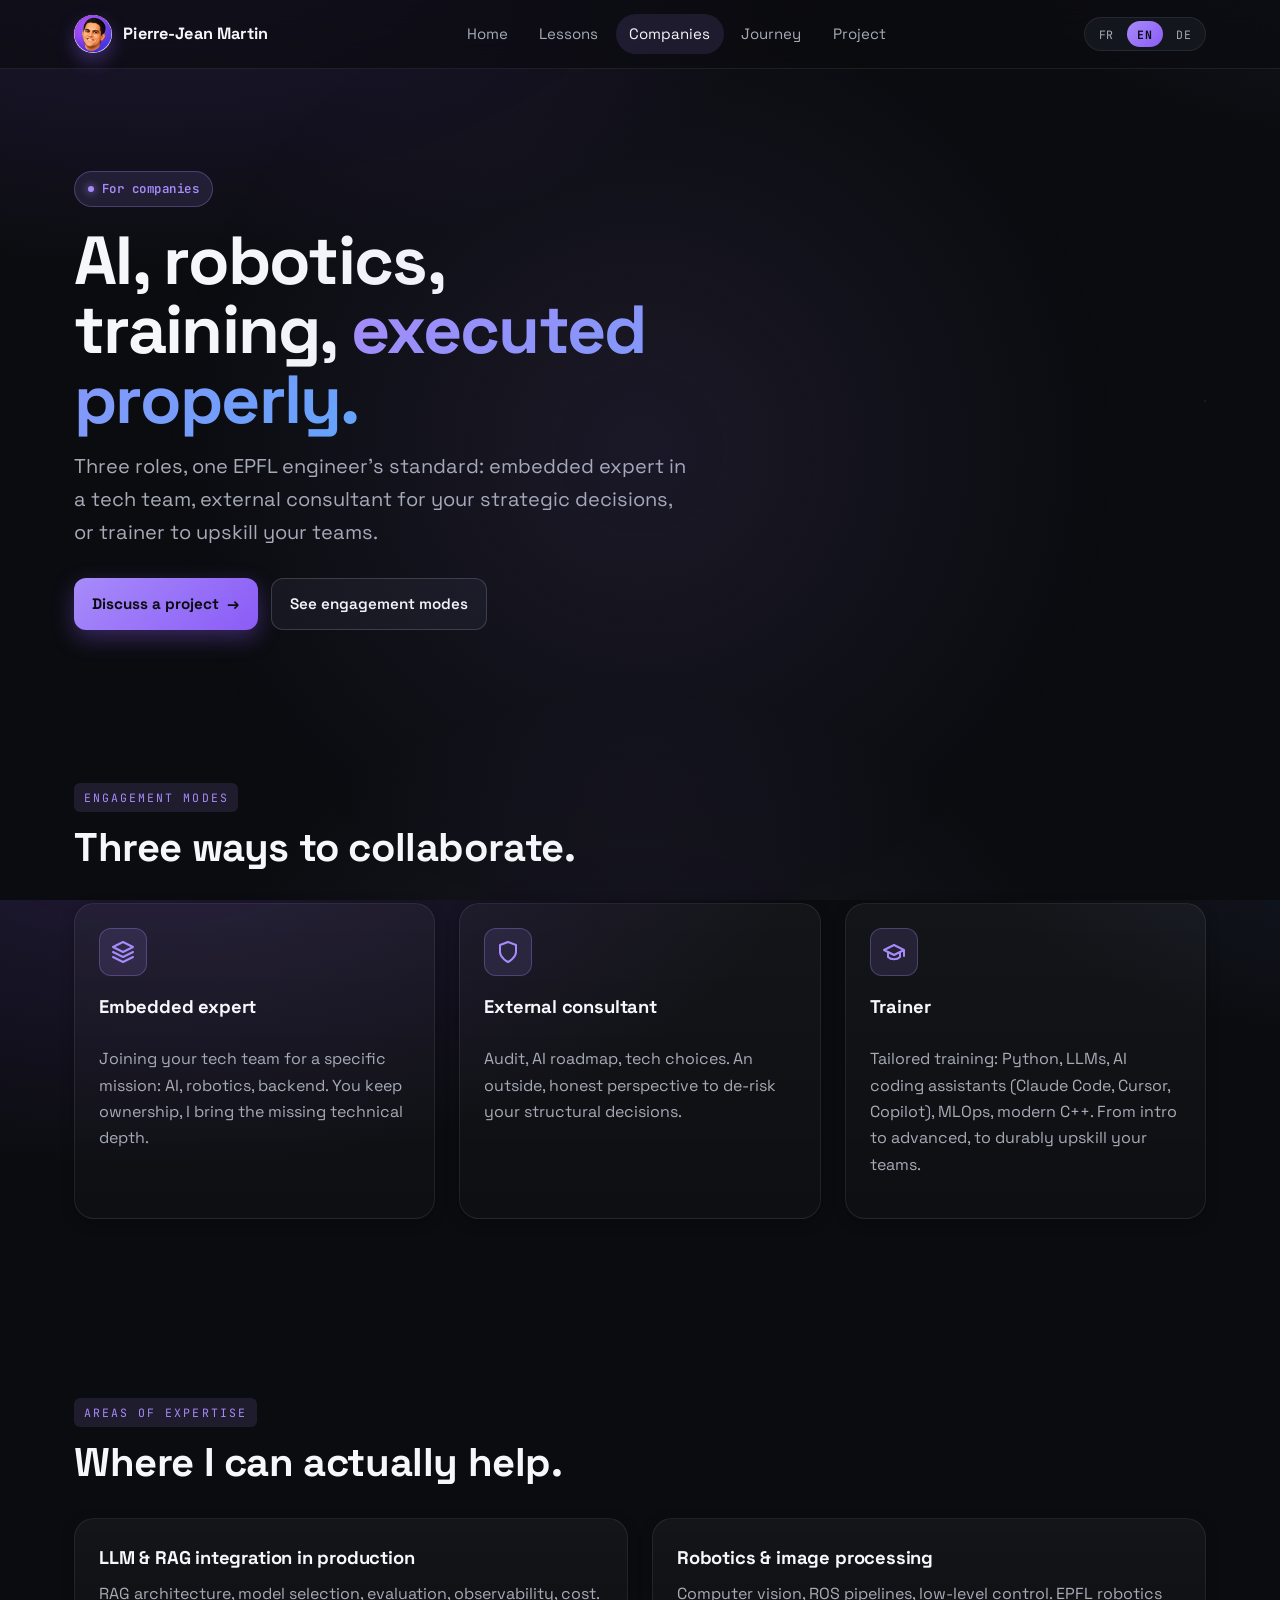
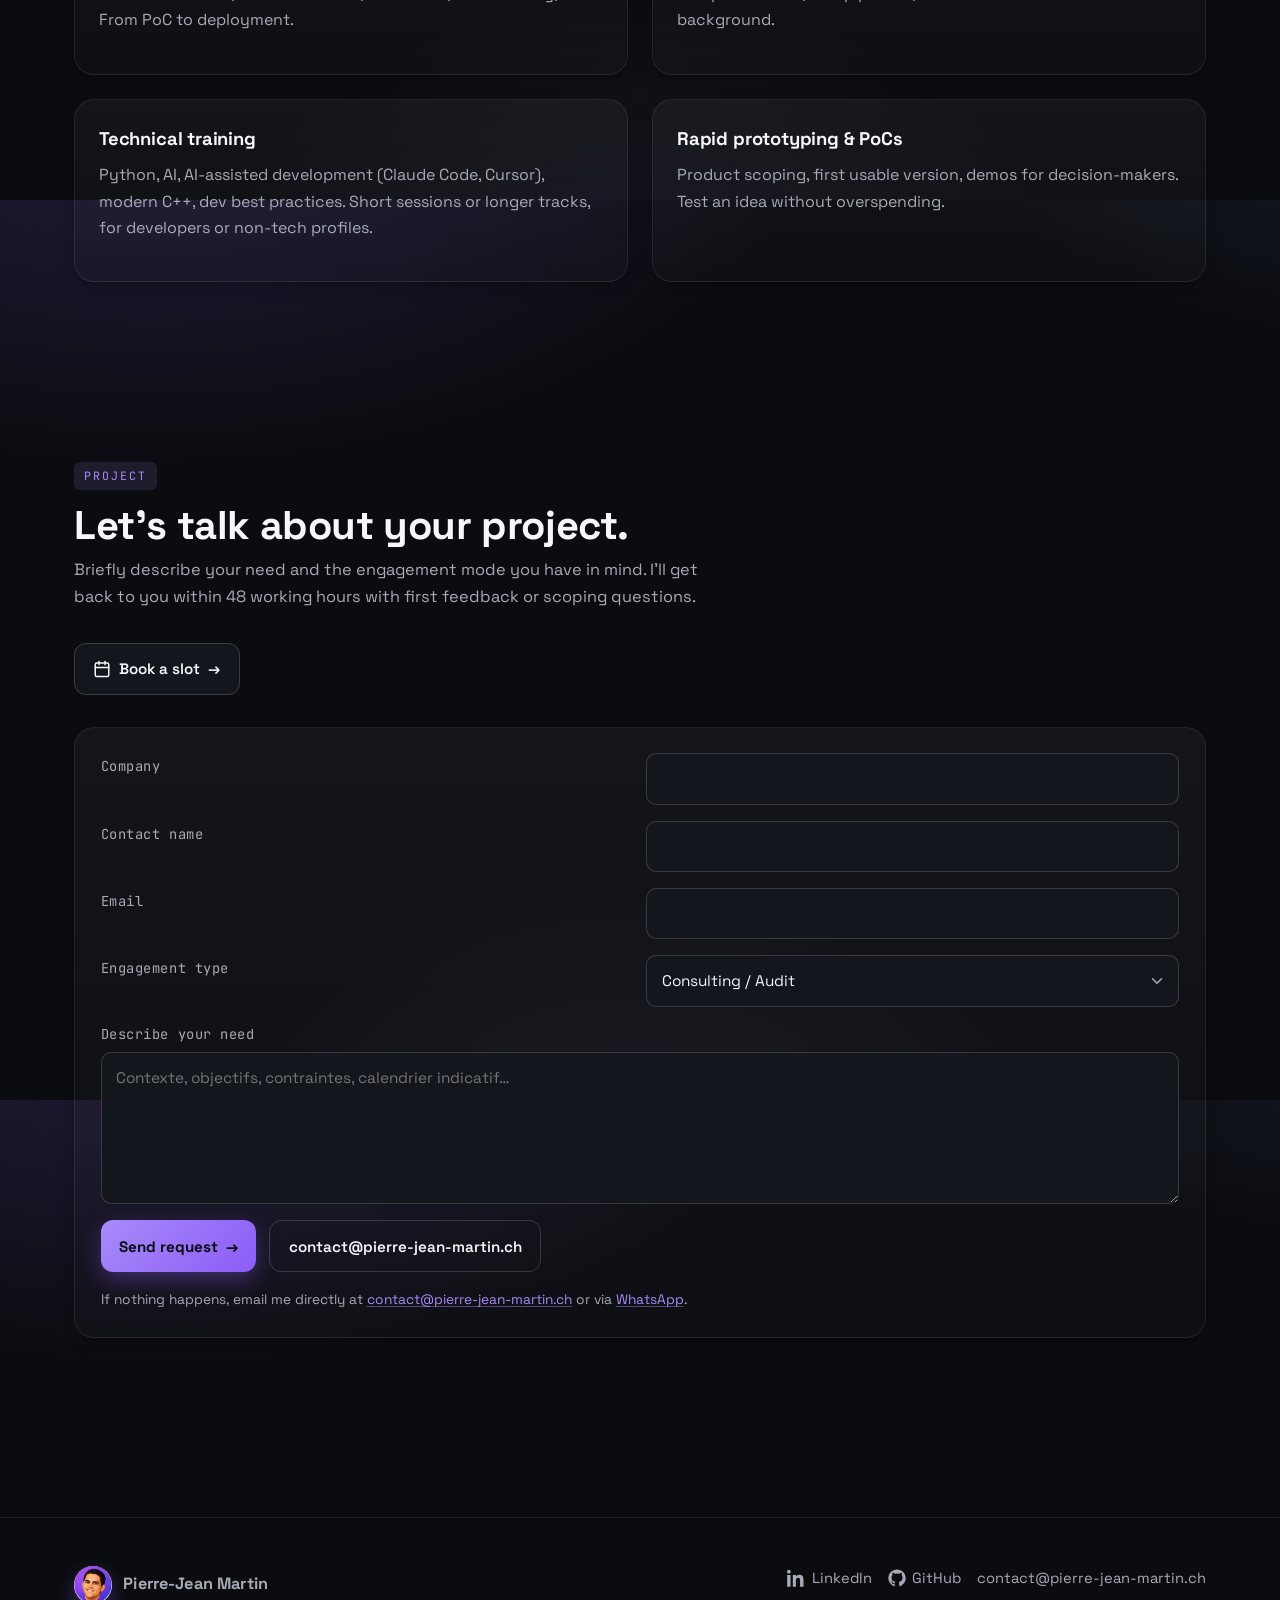
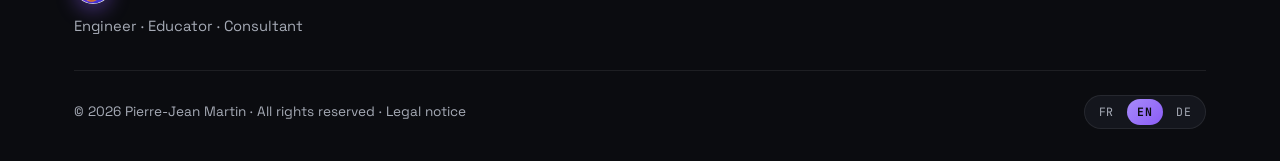
<file: entreprises.html>
<!DOCTYPE html>
<html lang="fr">
<head>
  <meta charset="utf-8" />
  <meta name="viewport" content="width=device-width, initial-scale=1" />
  <title
    data-fr="Pour les entreprises · IA, robotique, formation · Pierre-Jean Martin"
    data-en="For companies · AI, robotics, training · Pierre-Jean Martin"
    data-de="Für Unternehmen · KI, Robotik, Schulung · Pierre-Jean Martin">
    Pour les entreprises · IA, robotique, formation · Pierre-Jean Martin
  </title>
  <meta name="description"
    data-attr-content-fr="Ingénieur EPFL, expert embarqué, consultant ou formateur pour vos projets IA, LLM, robotique et formation technique."
    data-attr-content-en="EPFL engineer, embedded expert, consultant or trainer for your AI, LLM, robotics and technical-training projects."
    data-attr-content-de="EPFL-Ingenieur, eingebetteter Experte, Berater oder Ausbilder für Ihre Projekte in KI, LLM, Robotik und technischer Schulung."
    content="Ingénieur EPFL, expert embarqué, consultant ou formateur pour vos projets IA, LLM, robotique et formation technique." />
  <meta property="og:type" content="website" />
  <meta property="og:url" content="https://pierre-jean-martin.ch/entreprises.html" />
  <meta property="og:locale" content="fr_FR" />
  <meta property="og:title"
    data-attr-content-fr="Pour les entreprises · IA, robotique, formation · Pierre-Jean Martin"
    data-attr-content-en="For companies · AI, robotics, training · Pierre-Jean Martin"
    data-attr-content-de="Für Unternehmen · KI, Robotik, Schulung · Pierre-Jean Martin"
    content="Pour les entreprises · IA, robotique, formation · Pierre-Jean Martin" />
  <meta property="og:description"
    data-attr-content-fr="Ingénieur EPFL, expert embarqué, consultant ou formateur pour vos projets IA, LLM, robotique et formation technique."
    data-attr-content-en="EPFL engineer, embedded expert, consultant or trainer for your AI, LLM, robotics and technical-training projects."
    data-attr-content-de="EPFL-Ingenieur, eingebetteter Experte, Berater oder Ausbilder für Ihre Projekte in KI, LLM, Robotik und technischer Schulung."
    content="Ingénieur EPFL, expert embarqué, consultant ou formateur pour vos projets IA, LLM, robotique et formation technique." />
  <meta property="og:image" content="https://pierre-jean-martin.ch/assets/meta/og-image.jpg" />
  <meta property="og:image:width" content="1200" />
  <meta property="og:image:height" content="630" />
  <meta property="og:image:type" content="image/jpeg" />
  <meta property="og:image:alt"
    data-attr-content-fr="Portrait de Pierre-Jean Martin"
    data-attr-content-en="Portrait of Pierre-Jean Martin"
    data-attr-content-de="Porträt von Pierre-Jean Martin"
    content="Portrait de Pierre-Jean Martin" />
  <meta name="twitter:card" content="summary_large_image" />
  <link rel="icon" type="image/png" href="assets/logos/pj-favicon.png" />
  <link rel="preconnect" href="https://fonts.googleapis.com">
  <link rel="preconnect" href="https://fonts.gstatic.com" crossorigin>
  <link rel="stylesheet" href="https://fonts.googleapis.com/css2?family=JetBrains+Mono:wght@400;600;700&family=Space+Grotesk:wght@400;500;600;700&display=swap">
  <link rel="stylesheet" href="style.css">
  <script src="app.js" defer></script>
</head>
<body>

  <a class="skip-link" href="#main"
     data-fr="Aller au contenu" data-en="Skip to content" data-de="Zum Inhalt springen">Aller au contenu</a>

  <!-- ============ NAV ============ -->
  <nav class="nav" aria-label="Navigation principale">
    <div class="nav-inner">
      <a href="index.html" class="brand">
        <img class="brand-logo" src="assets/logos/pj-logo.png" alt="" />
        <span class="brand-name">Pierre-Jean Martin</span>
      </a>
      <button class="nav-toggle" type="button" aria-expanded="false"
              data-attr-aria-label-fr="Ouvrir le menu"
              data-attr-aria-label-en="Open menu"
              data-attr-aria-label-de="Menü öffnen"
              aria-label="Ouvrir le menu">
        <svg viewBox="0 0 24 24" fill="none" stroke="currentColor" stroke-width="2" stroke-linecap="round"><line x1="3" y1="6" x2="21" y2="6"/><line x1="3" y1="12" x2="21" y2="12"/><line x1="3" y1="18" x2="21" y2="18"/></svg>
      </button>
      <div class="menu" id="primary-menu">
        <a href="index.html"
           data-fr="Accueil" data-en="Home" data-de="Startseite">Accueil</a>
        <a href="cours.html"
           data-fr="Cours" data-en="Lessons" data-de="Kurse">Cours</a>
        <a href="entreprises.html" class="active" aria-current="page"
           data-fr="Entreprises" data-en="Companies" data-de="Unternehmen">Entreprises</a>
        <a href="parcours.html"
           data-fr="Parcours" data-en="Journey" data-de="Werdegang">Parcours</a>
        <a href="#projet"
           data-fr="Projet" data-en="Project" data-de="Projekt">Projet</a>
      </div>
      <div class="nav-right">
        <div class="lang-switch" role="group"
             data-attr-aria-label-fr="Choix de la langue"
             data-attr-aria-label-en="Language selector"
             data-attr-aria-label-de="Sprachauswahl"
             aria-label="Choix de la langue">
          <button type="button" data-lang="fr" aria-pressed="true">FR</button>
          <button type="button" data-lang="en" aria-pressed="false">EN</button>
          <button type="button" data-lang="de" aria-pressed="false">DE</button>
        </div>
      </div>
    </div>
  </nav>

  <main id="main">

  <!-- ============ HERO B2B ============ -->
  <header class="hero">
    <div class="container hero-inner">
      <div>
        <span class="badge">
          <span class="badge-dot" aria-hidden="true"></span>
          <span data-fr="Pour les entreprises" data-en="For companies" data-de="Für Unternehmen">Pour les entreprises</span>
        </span>
        <h1>
          <span data-fr="IA, robotique, formation," data-en="AI, robotics, training," data-de="KI, Robotik, Schulung,">IA, robotique, formation,</span>
          <span class="grad"
                data-fr="exécutées sérieusement."
                data-en="executed properly."
                data-de="seriös umgesetzt.">exécutées sérieusement.</span>
        </h1>
        <p class="lead"
           data-fr="Trois postures, une même rigueur d'ingénieur EPFL&nbsp;: expert embarqué dans une équipe tech, consultant externe pour vos décisions stratégiques, ou formateur pour faire monter vos équipes en compétence."
           data-en="Three roles, one EPFL engineer's standard: embedded expert in a tech team, external consultant for your strategic decisions, or trainer to upskill your teams."
           data-de="Drei Rollen, ein und derselbe EPFL-Ingenieurstandard: eingebetteter Experte in einem Tech-Team, externer Berater für strategische Entscheidungen, oder Ausbilder zur Weiterentwicklung Ihrer Teams.">
          Trois postures, une même rigueur d'ingénieur EPFL&nbsp;: expert embarqué dans une équipe tech, consultant externe pour vos décisions stratégiques, ou formateur pour faire monter vos équipes en compétence.
        </p>
        <div class="cta">
          <a class="btn primary" href="#projet">
            <span data-fr="Discuter d'un projet" data-en="Discuss a project" data-de="Projekt besprechen">Discuter d'un projet</span>
            <span class="arrow" aria-hidden="true">→</span>
          </a>
          <a class="btn" href="#postures">
            <span data-fr="Voir les modes d'intervention" data-en="See engagement modes" data-de="Einsatzformen ansehen">Voir les modes d'intervention</span>
          </a>
        </div>
      </div>
      <div class="hero-visual" aria-hidden="true">
        <div class="floating f1">RAG · LLM</div>
        <div class="floating f2">ROS · OpenCV</div>
        <div class="floating f3">CI · MLOps</div>
      </div>
    </div>
  </header>

  <!-- ============ POSTURES ============ -->
  <section id="postures">
    <div class="container">
      <span class="section-eyebrow"
            data-fr="Modes d'intervention" data-en="Engagement modes" data-de="Einsatzformen">Modes d'intervention</span>
      <h2 data-fr="Trois manières de collaborer."
          data-en="Three ways to collaborate."
          data-de="Drei Arten der Zusammenarbeit.">
        Trois manières de collaborer.
      </h2>
      <div class="grid cols-3" style="margin-top:2rem">

        <article class="card posture">
          <div class="posture-icon" aria-hidden="true">
            <svg viewBox="0 0 24 24" fill="none" stroke="currentColor" stroke-width="2" stroke-linecap="round" stroke-linejoin="round"><path d="M12 2 2 7l10 5 10-5-10-5z"/><path d="m2 17 10 5 10-5"/><path d="m2 12 10 5 10-5"/></svg>
          </div>
          <h3 data-fr="Expert embarqué" data-en="Embedded expert" data-de="Eingebetteter Experte">Expert embarqué</h3>
          <p class="muted"
             data-fr="Intégration dans votre équipe tech pour une mission précise&nbsp;: IA, robotique, backend. Vous gardez la main, j'apporte la profondeur technique manquante."
             data-en="Joining your tech team for a specific mission: AI, robotics, backend. You keep ownership, I bring the missing technical depth."
             data-de="Integration in Ihr Tech-Team für eine konkrete Mission: KI, Robotik, Backend. Sie behalten die Kontrolle, ich bringe die fehlende technische Tiefe ein.">
            Intégration dans votre équipe tech pour une mission précise&nbsp;: IA, robotique, backend. Vous gardez la main, j'apporte la profondeur technique manquante.
          </p>
        </article>

        <article class="card posture">
          <div class="posture-icon" aria-hidden="true">
            <svg viewBox="0 0 24 24" fill="none" stroke="currentColor" stroke-width="2" stroke-linecap="round" stroke-linejoin="round"><path d="M12 22s8-4 8-10V5l-8-3-8 3v7c0 6 8 10 8 10z"/></svg>
          </div>
          <h3 data-fr="Consultant externe" data-en="External consultant" data-de="Externer Berater">Consultant externe</h3>
          <p class="muted"
             data-fr="Audit, roadmap IA, choix technologiques. Un regard externe et sans complaisance pour sécuriser vos décisions structurantes."
             data-en="Audit, AI roadmap, tech choices. An outside, honest perspective to de-risk your structural decisions."
             data-de="Audit, KI-Roadmap, Technologieauswahl. Eine externe und ehrliche Perspektive, um strukturelle Entscheidungen abzusichern.">
            Audit, roadmap IA, choix technologiques. Un regard externe et sans complaisance pour sécuriser vos décisions structurantes.
          </p>
        </article>

        <article class="card posture">
          <div class="posture-icon" aria-hidden="true">
            <svg viewBox="0 0 24 24" fill="none" stroke="currentColor" stroke-width="2" stroke-linecap="round" stroke-linejoin="round"><path d="M22 10v6M2 10l10-5 10 5-10 5z"/><path d="M6 12v5c3 3 9 3 12 0v-5"/></svg>
          </div>
          <h3 data-fr="Formateur" data-en="Trainer" data-de="Ausbilder">Formateur</h3>
          <p class="muted"
             data-fr="Formations sur mesure&nbsp;: Python, LLM, assistants de code IA (Claude Code, Cursor, Copilot), MLOps, C++ moderne. De l'initiation au niveau avancé, pour faire monter durablement vos équipes."
             data-en="Tailored training: Python, LLMs, AI coding assistants (Claude Code, Cursor, Copilot), MLOps, modern C++. From intro to advanced, to durably upskill your teams."
             data-de="Maßgeschneiderte Schulungen: Python, LLMs, KI-Coding-Assistenten (Claude Code, Cursor, Copilot), MLOps, modernes C++. Von der Einführung bis zum fortgeschrittenen Niveau, für eine nachhaltige Weiterentwicklung Ihrer Teams.">
            Formations sur mesure&nbsp;: Python, LLM, assistants de code IA (Claude Code, Cursor, Copilot), MLOps, C++ moderne. De l'initiation au niveau avancé, pour faire monter durablement vos équipes.
          </p>
        </article>

      </div>
    </div>
  </section>

  <!-- ============ COMPÉTENCES ============ -->
  <section>
    <div class="container">
      <span class="section-eyebrow"
            data-fr="Domaines d'expertise" data-en="Areas of expertise" data-de="Fachgebiete">Domaines d'expertise</span>
      <h2 data-fr="Ce sur quoi je peux vraiment aider."
          data-en="Where I can actually help."
          data-de="Wo ich wirklich helfen kann.">
        Ce sur quoi je peux vraiment aider.
      </h2>
      <div class="grid cols-2" style="margin-top:2rem">
        <article class="card">
          <h3 data-fr="Intégration LLM &amp; RAG en production"
              data-en="LLM &amp; RAG integration in production"
              data-de="LLM- &amp; RAG-Integration in Produktion">
            Intégration LLM &amp; RAG en production
          </h3>
          <p class="muted"
             data-fr="Architecture RAG, choix de modèles, évaluation, observabilité, coûts. De la POC au déploiement."
             data-en="RAG architecture, model selection, evaluation, observability, cost. From PoC to deployment."
             data-de="RAG-Architektur, Modellauswahl, Evaluation, Observability, Kosten. Vom PoC bis zum Deployment.">
            Architecture RAG, choix de modèles, évaluation, observabilité, coûts. De la POC au déploiement.
          </p>
        </article>
        <article class="card">
          <h3 data-fr="Robotique &amp; traitement d'image"
              data-en="Robotics &amp; image processing"
              data-de="Robotik &amp; Bildverarbeitung">
            Robotique &amp; traitement d'image
          </h3>
          <p class="muted"
             data-fr="Vision par ordinateur, pipelines ROS, contrôle bas niveau. Formation EPFL en robotique."
             data-en="Computer vision, ROS pipelines, low-level control. EPFL robotics background."
             data-de="Computer Vision, ROS-Pipelines, Low-Level-Steuerung. EPFL-Hintergrund in Robotik.">
            Vision par ordinateur, pipelines ROS, contrôle bas niveau. Formation EPFL en robotique.
          </p>
        </article>
        <article class="card">
          <h3 data-fr="Formation technique"
              data-en="Technical training"
              data-de="Technische Schulung">
            Formation technique
          </h3>
          <p class="muted"
             data-fr="Python, IA, développement assisté par IA (Claude Code, Cursor), C++ moderne, bonnes pratiques de développement. Sessions courtes ou parcours longs, pour développeurs ou profils non-tech."
             data-en="Python, AI, AI-assisted development (Claude Code, Cursor), modern C++, dev best practices. Short sessions or longer tracks, for developers or non-tech profiles."
             data-de="Python, KI, KI-gestützte Entwicklung (Claude Code, Cursor), modernes C++, Entwicklungs-Best-Practices. Kurze Sessions oder längere Lernpfade, für Entwickler oder Nicht-Tech-Profile.">
            Python, IA, développement assisté par IA (Claude Code, Cursor), C++ moderne, bonnes pratiques de développement. Sessions courtes ou parcours longs, pour développeurs ou profils non-tech.
          </p>
        </article>
        <article class="card">
          <h3 data-fr="Prototypage rapide &amp; POC"
              data-en="Rapid prototyping &amp; PoCs"
              data-de="Rapid Prototyping &amp; PoCs">
            Prototypage rapide &amp; POC
          </h3>
          <p class="muted"
             data-fr="Cadrage produit, première version exploitable, démos pour décideurs. Mettre une idée à l'épreuve sans surinvestir."
             data-en="Product scoping, first usable version, demos for decision-makers. Test an idea without overspending."
             data-de="Produkt-Scoping, erste nutzbare Version, Demos für Entscheidungsträger. Eine Idee prüfen, ohne zu viel zu investieren.">
            Cadrage produit, première version exploitable, démos pour décideurs. Mettre une idée à l'épreuve sans surinvestir.
          </p>
        </article>
      </div>
    </div>
  </section>

  <!-- ============ CONTACT B2B ============ -->
  <section id="projet">
    <div class="container">
      <span class="section-eyebrow"
            data-fr="Projet" data-en="Project" data-de="Projekt">Projet</span>
      <h2 data-fr="Discutons de votre projet."
          data-en="Let's talk about your project."
          data-de="Sprechen wir über Ihr Projekt.">
        Discutons de votre projet.
      </h2>
      <p class="section-lead"
         data-fr="Décrivez brièvement votre besoin et le mode d'intervention envisagé. Je reviens vers vous sous 48h ouvrées avec un premier retour ou des questions de cadrage."
         data-en="Briefly describe your need and the engagement mode you have in mind. I'll get back to you within 48 working hours with first feedback or scoping questions."
         data-de="Beschreiben Sie kurz Ihren Bedarf und die gewünschte Einsatzform. Ich melde mich innerhalb von 48 Werktagstunden mit ersten Rückmeldungen oder Klärungsfragen.">
        Décrivez brièvement votre besoin et le mode d'intervention envisagé. Je reviens vers vous sous 48h ouvrées avec un premier retour ou des questions de cadrage.
      </p>

      <div class="cta" style="margin-bottom:1.5rem">
        <a class="btn" href="https://cal.com/pierre-jean-martin" target="_blank" rel="noopener">
          <svg width="18" height="18" viewBox="0 0 24 24" fill="none" stroke="currentColor" stroke-width="2" stroke-linecap="round" stroke-linejoin="round" aria-hidden="true"><rect x="3" y="4" width="18" height="18" rx="2" ry="2"/><line x1="16" y1="2" x2="16" y2="6"/><line x1="8" y1="2" x2="8" y2="6"/><line x1="3" y1="10" x2="21" y2="10"/></svg>
          <span data-fr="Réserver un créneau" data-en="Book a slot" data-de="Termin buchen">Réserver un créneau</span>
          <span class="arrow" aria-hidden="true">→</span>
        </a>
      </div>

      <form class="card form-card" data-form-mailto
            data-subject-fr="Demande B2B · projet entreprise"
            data-subject-en="B2B request · company project"
            data-subject-de="B2B-Anfrage · Unternehmensprojekt"
            style="margin-top:2rem">
        <div class="form-row split">
          <label for="b-company"
                 data-fr="Société" data-en="Company" data-de="Unternehmen">Société</label>
          <input class="field" id="b-company" name="Société" type="text" required>
        </div>
        <div class="form-row split">
          <label for="b-name"
                 data-fr="Nom du contact" data-en="Contact name" data-de="Ansprechpartner">Nom du contact</label>
          <input class="field" id="b-name" name="Nom" type="text" required>
        </div>
        <div class="form-row split">
          <label for="b-email">Email</label>
          <input class="field" id="b-email" name="Email" type="email" required>
        </div>
        <div class="form-row split">
          <label for="b-type"
                 data-fr="Type de mission" data-en="Engagement type" data-de="Einsatzart">Type de mission</label>
          <select class="field" id="b-type" name="Type de mission" required>
            <option value="Conseil"
                    data-fr="Conseil / Audit"
                    data-en="Consulting / Audit"
                    data-de="Beratung / Audit">Conseil / Audit</option>
            <option value="Formation"
                    data-fr="Formation"
                    data-en="Training"
                    data-de="Schulung">Formation</option>
            <option value="Intégration"
                    data-fr="Intégration / Expert embarqué"
                    data-en="Integration / Embedded expert"
                    data-de="Integration / Eingebetteter Experte">Intégration / Expert embarqué</option>
            <option value="Prototype"
                    data-fr="Prototype / POC"
                    data-en="Prototype / PoC"
                    data-de="Prototyp / PoC">Prototype / POC</option>
            <option value="Autre"
                    data-fr="Autre"
                    data-en="Other"
                    data-de="Andere">Autre</option>
          </select>
        </div>
        <div class="form-row">
          <label for="b-msg"
                 data-fr="Décrivez votre besoin"
                 data-en="Describe your need"
                 data-de="Beschreiben Sie Ihren Bedarf">Décrivez votre besoin</label>
          <textarea class="field" id="b-msg" name="Message" rows="5" required
                    data-attr-placeholder-fr="Contexte, objectifs, contraintes, calendrier indicatif…"
                    data-attr-placeholder-en="Context, objectives, constraints, indicative timeline…"
                    data-attr-placeholder-de="Kontext, Ziele, Einschränkungen, ungefährer Zeitplan…"
                    placeholder="Contexte, objectifs, contraintes, calendrier indicatif…"></textarea>
        </div>
        <div class="form-actions">
          <button class="btn primary" type="submit">
            <span data-fr="Envoyer la demande" data-en="Send request" data-de="Anfrage senden">Envoyer la demande</span>
            <span class="arrow" aria-hidden="true">→</span>
          </button>
          <a class="btn ghost" href="#" data-email data-keep-text>
            <svg width="18" height="18" viewBox="0 0 24 24" fill="none" stroke="currentColor" stroke-width="2" stroke-linecap="round" stroke-linejoin="round" aria-hidden="true"><rect x="2" y="4" width="20" height="16" rx="2"/><path d="m22 7-10 6L2 7"/></svg>
            <span data-fr="Email direct" data-en="Direct email" data-de="Direkte E-Mail">Email direct</span>
          </a>
        </div>
        <p class="form-fallback"><span data-fr="Si rien ne se passe, écrivez-moi directement à " data-en="If nothing happens, email me directly at " data-de="Wenn nichts passiert, schreiben Sie mir direkt an ">Si rien ne se passe, écrivez-moi directement à </span><a href="#" data-email></a><span data-fr=" ou via " data-en=" or via " data-de=" oder über "> ou via </span><a href="#" data-whatsapp>WhatsApp</a><span data-fr="." data-en="." data-de=".">.</span></p>
      </form>
    </div>
  </section>

  </main>

  <!-- ============ FOOTER ============ -->
  <footer>
    <div class="container">
      <div class="footer-inner">
        <div class="footer-meta">
          <div class="brand">
            <img class="brand-logo" src="assets/logos/pj-logo.png" alt="" />
            <span class="brand-name">Pierre-Jean Martin</span>
          </div>
          <span data-fr="Ingénieur · Formateur · Consultant"
                data-en="Engineer · Educator · Consultant"
                data-de="Ingenieur · Dozent · Berater">
            Ingénieur · Formateur · Consultant
          </span>
        </div>
        <div class="footer-links">
          <a href="https://www.linkedin.com/in/pierre-jean-martin/" target="_blank" rel="noopener" aria-label="LinkedIn">
            <svg viewBox="0 0 24 24" fill="currentColor" aria-hidden="true"><path d="M4.98 3.5C4.98 4.88 3.87 6 2.5 6S0 4.88 0 3.5 1.11 1 2.5 1s2.48 1.12 2.48 2.5zM.22 8h4.56v15.5H.22V8zm7.55 0h4.37v2.12h.06c.61-1.15 2.1-2.36 4.32-2.36 4.62 0 5.48 3.04 5.48 7v8.74h-4.56v-7.75c0-1.85-.03-4.23-2.58-4.23-2.58 0-2.98 2.02-2.98 4.1v7.88H7.77V8z"/></svg>
            <span>LinkedIn</span>
          </a>
          <a href="https://github.com/GitHubPJ69" target="_blank" rel="noopener" aria-label="GitHub">
            <svg viewBox="0 0 24 24" fill="currentColor" aria-hidden="true"><path d="M12 .5C5.65.5.5 5.65.5 12c0 5.08 3.29 9.39 7.86 10.91.58.1.79-.25.79-.56v-2c-3.2.7-3.87-1.54-3.87-1.54-.52-1.34-1.28-1.69-1.28-1.69-1.05-.72.08-.7.08-.7 1.16.08 1.77 1.19 1.77 1.19 1.03 1.77 2.7 1.26 3.36.96.1-.75.4-1.26.73-1.55-2.55-.29-5.24-1.28-5.24-5.69 0-1.26.45-2.28 1.19-3.09-.12-.29-.51-1.47.11-3.06 0 0 .97-.31 3.18 1.18a11.07 11.07 0 0 1 5.79 0c2.21-1.5 3.18-1.18 3.18-1.18.62 1.59.23 2.77.11 3.06.74.81 1.19 1.83 1.19 3.09 0 4.42-2.69 5.39-5.25 5.68.41.36.78 1.07.78 2.16v3.2c0 .31.21.66.8.55 4.57-1.53 7.85-5.84 7.85-10.91C23.5 5.65 18.35.5 12 .5Z"/></svg>
            <span>GitHub</span>
          </a>
          <a href="#" data-email aria-label="Email">
            <svg viewBox="0 0 24 24" fill="none" stroke="currentColor" stroke-width="2" stroke-linecap="round" stroke-linejoin="round" aria-hidden="true"><rect x="2" y="4" width="20" height="16" rx="2"/><path d="m22 7-10 6L2 7"/></svg>
          </a>
        </div>
      </div>
      <div class="footer-bottom">
        <div>
          © <span data-year>2026</span> Pierre-Jean Martin ·
          <span data-fr="Tous droits réservés" data-en="All rights reserved" data-de="Alle Rechte vorbehalten">Tous droits réservés</span>
          · <a href="mentions-legales.html"
               data-fr="Mentions légales"
               data-en="Legal notice"
               data-de="Impressum">Mentions légales</a>
        </div>
        <div class="lang-switch" role="group"
             data-attr-aria-label-fr="Choix de la langue"
             data-attr-aria-label-en="Language selector"
             data-attr-aria-label-de="Sprachauswahl"
             aria-label="Choix de la langue">
          <button type="button" data-lang="fr" aria-pressed="true">FR</button>
          <button type="button" data-lang="en" aria-pressed="false">EN</button>
          <button type="button" data-lang="de" aria-pressed="false">DE</button>
        </div>
      </div>
    </div>
  </footer>

  <script data-goatcounter="https://stats.pierre-jean-martin.ch/count" async src="https://stats.pierre-jean-martin.ch/count.js"></script>
</body>
</html>
</file>
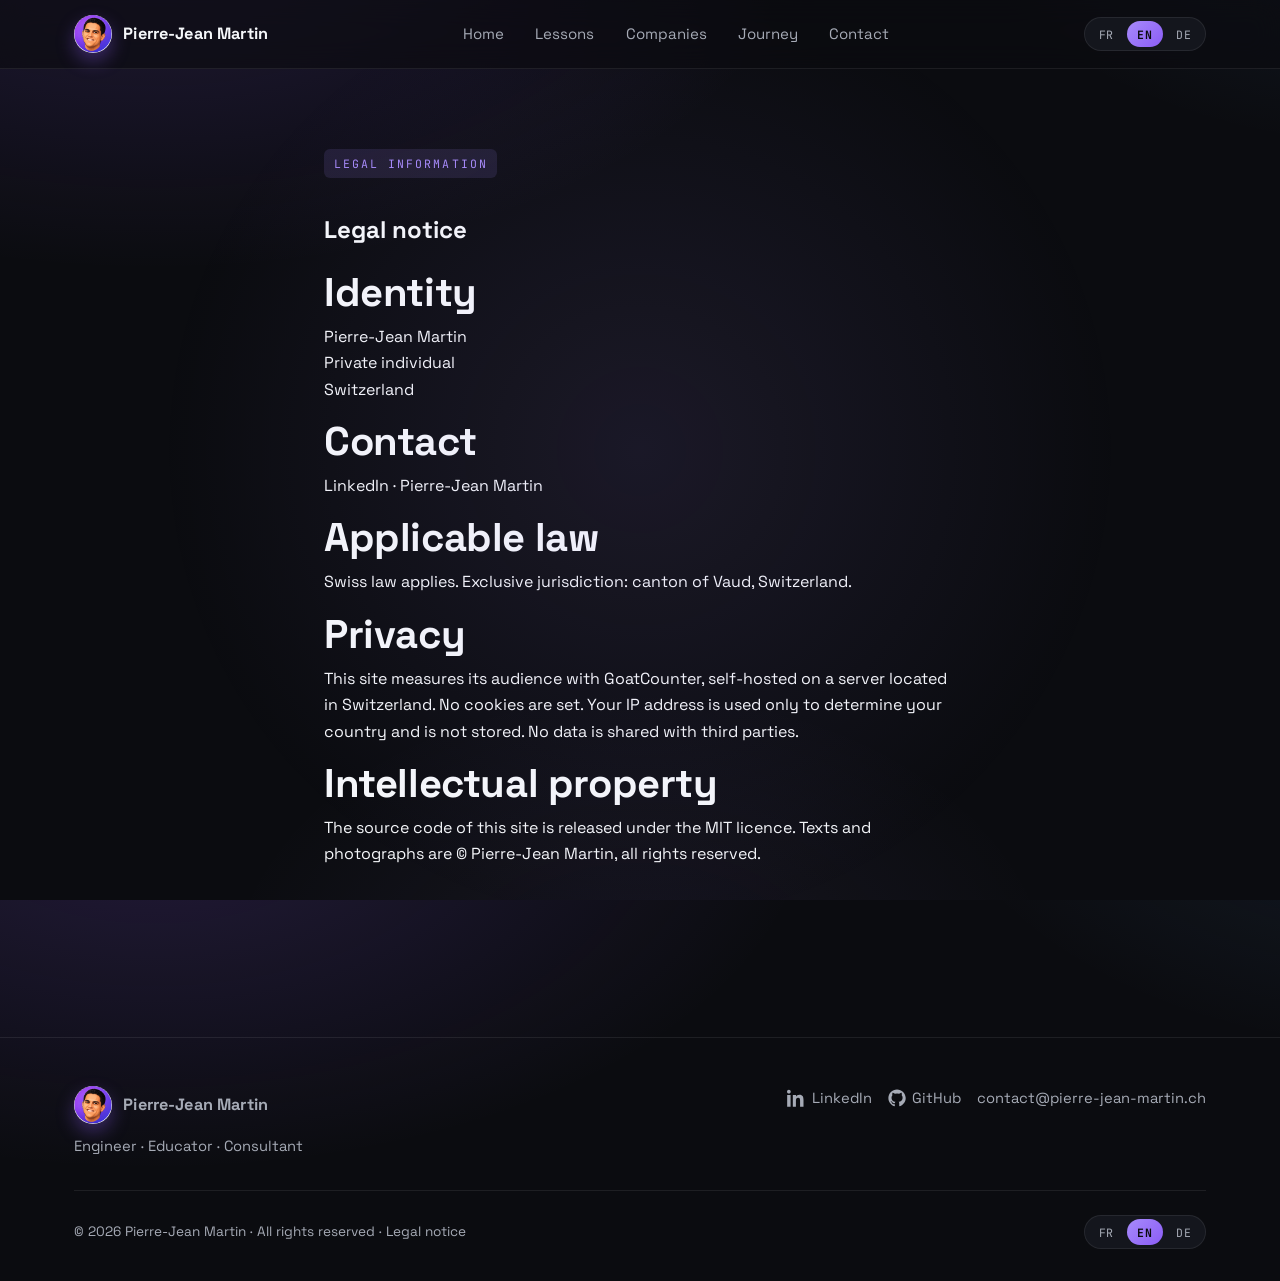
<file: mentions-legales.html>
<!DOCTYPE html>
<html lang="fr">
<head>
  <meta charset="utf-8" />
  <meta name="viewport" content="width=device-width, initial-scale=1" />
  <title
    data-fr="Mentions légales · Pierre-Jean Martin"
    data-en="Legal notice · Pierre-Jean Martin"
    data-de="Impressum · Pierre-Jean Martin">
    Mentions légales · Pierre-Jean Martin
  </title>
  <meta name="description"
    data-attr-content-fr="Mentions légales et politique de confidentialité de pierre-jean-martin.ch."
    data-attr-content-en="Legal notice and privacy policy for pierre-jean-martin.ch."
    data-attr-content-de="Impressum und Datenschutzhinweis für pierre-jean-martin.ch."
    content="Mentions légales et politique de confidentialité de pierre-jean-martin.ch." />
  <link rel="icon" type="image/png" href="assets/logos/pj-favicon.png" />
  <link rel="preconnect" href="https://fonts.googleapis.com">
  <link rel="preconnect" href="https://fonts.gstatic.com" crossorigin>
  <link rel="stylesheet" href="https://fonts.googleapis.com/css2?family=JetBrains+Mono:wght@400;600;700&family=Space+Grotesk:wght@400;500;600;700&display=swap">
  <link rel="stylesheet" href="style.css">
  <script src="app.js" defer></script>
</head>
<body>

  <!-- ============ NAV ============ -->
  <nav class="nav" aria-label="Navigation principale">
    <div class="nav-inner">
      <a href="index.html" class="brand">
        <img class="brand-logo" src="assets/logos/pj-logo.png" alt="" />
        <span class="brand-name">Pierre-Jean Martin</span>
      </a>
      <button class="nav-toggle" type="button" aria-expanded="false"
              data-attr-aria-label-fr="Ouvrir le menu"
              data-attr-aria-label-en="Open menu"
              data-attr-aria-label-de="Menü öffnen"
              aria-label="Ouvrir le menu">
        <svg viewBox="0 0 24 24" fill="none" stroke="currentColor" stroke-width="2" stroke-linecap="round"><line x1="3" y1="6" x2="21" y2="6"/><line x1="3" y1="12" x2="21" y2="12"/><line x1="3" y1="18" x2="21" y2="18"/></svg>
      </button>
      <div class="menu" id="primary-menu">
        <a href="index.html"
           data-fr="Accueil" data-en="Home" data-de="Startseite">Accueil</a>
        <a href="cours.html"
           data-fr="Cours" data-en="Lessons" data-de="Kurse">Cours</a>
        <a href="entreprises.html"
           data-fr="Entreprises" data-en="Companies" data-de="Unternehmen">Entreprises</a>
        <a href="parcours.html"
           data-fr="Parcours" data-en="Journey" data-de="Werdegang">Parcours</a>
        <a href="index.html#contact"
           data-fr="Contact" data-en="Contact" data-de="Kontakt">Contact</a>
      </div>
      <div class="nav-right">
        <div class="lang-switch" role="group"
             data-attr-aria-label-fr="Choix de la langue"
             data-attr-aria-label-en="Language selector"
             data-attr-aria-label-de="Sprachauswahl"
             aria-label="Choix de la langue">
          <button type="button" data-lang="fr" aria-pressed="true">FR</button>
          <button type="button" data-lang="en" aria-pressed="false">EN</button>
          <button type="button" data-lang="de" aria-pressed="false">DE</button>
        </div>
      </div>
    </div>
  </nav>

  <!-- ============ CONTENT ============ -->
  <main>
    <section style="padding:5rem 0 4rem;">
      <div class="container" style="max-width:680px;">

        <span class="section-eyebrow"
              data-fr="Informations légales"
              data-en="Legal information"
              data-de="Rechtliche Informationen">Informations légales</span>

        <h1 data-fr="Mentions légales"
            data-en="Legal notice"
            data-de="Impressum">
          Mentions légales
        </h1>

        <h2 data-fr="Identité" data-en="Identity" data-de="Identität">Identité</h2>
        <p>
          Pierre-Jean Martin<br>
          <span data-fr="Particulier · personne physique"
                data-en="Private individual"
                data-de="Privatperson">Particulier · personne physique</span><br>
          <span data-fr="Suisse" data-en="Switzerland" data-de="Schweiz">Suisse</span>
        </p>

        <h2 data-fr="Contact" data-en="Contact" data-de="Kontakt">Contact</h2>
        <p>
          <a href="https://www.linkedin.com/in/pierre-jean-martin/" target="_blank" rel="noopener">LinkedIn · Pierre-Jean Martin</a>
        </p>

        <h2 data-fr="Droit applicable" data-en="Applicable law" data-de="Anwendbares Recht">Droit applicable</h2>
        <p data-fr="Le droit suisse est applicable. For exclusif&nbsp;: canton de Vaud, Suisse."
           data-en="Swiss law applies. Exclusive jurisdiction: canton of Vaud, Switzerland."
           data-de="Es gilt Schweizer Recht. Ausschliesslicher Gerichtsstand: Kanton Waadt, Schweiz.">
          Le droit suisse est applicable. For exclusif&nbsp;: canton de Vaud, Suisse.
        </p>

        <h2 data-fr="Confidentialité" data-en="Privacy" data-de="Datenschutz">Confidentialité</h2>
        <p data-fr="Ce site mesure son audience avec GoatCounter, auto-hébergé sur un serveur situé en Suisse. Aucun cookie n'est déposé. L'adresse IP sert uniquement à déterminer le pays du visiteur et n'est pas stockée. Aucune donnée n'est transmise à des tiers."
           data-en="This site measures its audience with GoatCounter, self-hosted on a server located in Switzerland. No cookies are set. Your IP address is used only to determine your country and is not stored. No data is shared with third parties."
           data-de="Diese Website misst ihre Reichweite mit GoatCounter, selbst gehostet auf einem Server in der Schweiz. Es werden keine Cookies gesetzt. Die IP-Adresse dient nur zur Bestimmung des Landes und wird nicht gespeichert. Es werden keine Daten an Dritte weitergegeben.">
          Ce site mesure son audience avec GoatCounter, auto-hébergé sur un serveur situé en Suisse. Aucun cookie n'est déposé. L'adresse IP sert uniquement à déterminer le pays du visiteur et n'est pas stockée. Aucune donnée n'est transmise à des tiers.
        </p>

        <h2 data-fr="Propriété intellectuelle"
            data-en="Intellectual property"
            data-de="Geistiges Eigentum">Propriété intellectuelle</h2>
        <p data-html
           data-fr="Le <a href='https://github.com/GitHubPJ69/pierre-jean-martin.ch' target='_blank' rel='noopener'>code source</a> de ce site est distribué sous licence MIT. Les textes et photographies sont © Pierre-Jean Martin, tous droits réservés."
           data-en="The <a href='https://github.com/GitHubPJ69/pierre-jean-martin.ch' target='_blank' rel='noopener'>source code</a> of this site is released under the MIT licence. Texts and photographs are © Pierre-Jean Martin, all rights reserved."
           data-de="Der <a href='https://github.com/GitHubPJ69/pierre-jean-martin.ch' target='_blank' rel='noopener'>Quellcode</a> dieser Website steht unter der MIT-Lizenz. Texte und Fotos sind © Pierre-Jean Martin, alle Rechte vorbehalten.">
          Le <a href="https://github.com/GitHubPJ69/pierre-jean-martin.ch" target="_blank" rel="noopener">code source</a> de ce site est distribué sous licence MIT. Les textes et photographies sont © Pierre-Jean Martin, tous droits réservés.
        </p>

      </div>
    </section>
  </main>

  <!-- ============ FOOTER ============ -->
  <footer>
    <div class="container">
      <div class="footer-inner">
        <div class="footer-meta">
          <div class="brand">
            <img class="brand-logo" src="assets/logos/pj-logo.png" alt="" />
            <span class="brand-name">Pierre-Jean Martin</span>
          </div>
          <span data-fr="Ingénieur · Formateur · Consultant"
                data-en="Engineer · Educator · Consultant"
                data-de="Ingenieur · Dozent · Berater">
            Ingénieur · Formateur · Consultant
          </span>
        </div>
        <div class="footer-links">
          <a href="https://www.linkedin.com/in/pierre-jean-martin/" target="_blank" rel="noopener" aria-label="LinkedIn">
            <svg viewBox="0 0 24 24" fill="currentColor" aria-hidden="true"><path d="M4.98 3.5C4.98 4.88 3.87 6 2.5 6S0 4.88 0 3.5 1.11 1 2.5 1s2.48 1.12 2.48 2.5zM.22 8h4.56v15.5H.22V8zm7.55 0h4.37v2.12h.06c.61-1.15 2.1-2.36 4.32-2.36 4.62 0 5.48 3.04 5.48 7v8.74h-4.56v-7.75c0-1.85-.03-4.23-2.58-4.23-2.58 0-2.98 2.02-2.98 4.1v7.88H7.77V8z"/></svg>
            <span>LinkedIn</span>
          </a>
          <a href="https://github.com/GitHubPJ69" target="_blank" rel="noopener" aria-label="GitHub">
            <svg viewBox="0 0 24 24" fill="currentColor" aria-hidden="true"><path d="M12 .5C5.65.5.5 5.65.5 12c0 5.08 3.29 9.39 7.86 10.91.58.1.79-.25.79-.56v-2c-3.2.7-3.87-1.54-3.87-1.54-.52-1.34-1.28-1.69-1.28-1.69-1.05-.72.08-.7.08-.7 1.16.08 1.77 1.19 1.77 1.19 1.03 1.77 2.7 1.26 3.36.96.1-.75.4-1.26.73-1.55-2.55-.29-5.24-1.28-5.24-5.69 0-1.26.45-2.28 1.19-3.09-.12-.29-.51-1.47.11-3.06 0 0 .97-.31 3.18 1.18a11.07 11.07 0 0 1 5.79 0c2.21-1.5 3.18-1.18 3.18-1.18.62 1.59.23 2.77.11 3.06.74.81 1.19 1.83 1.19 3.09 0 4.42-2.69 5.39-5.25 5.68.41.36.78 1.07.78 2.16v3.2c0 .31.21.66.8.55 4.57-1.53 7.85-5.84 7.85-10.91C23.5 5.65 18.35.5 12 .5Z"/></svg>
            <span>GitHub</span>
          </a>
          <a href="#" data-email aria-label="Email">
            <svg viewBox="0 0 24 24" fill="none" stroke="currentColor" stroke-width="2" stroke-linecap="round" stroke-linejoin="round" aria-hidden="true"><rect x="2" y="4" width="20" height="16" rx="2"/><path d="m22 7-10 6L2 7"/></svg>
          </a>
        </div>
      </div>
      <div class="footer-bottom">
        <div>
          © <span data-year>2026</span> Pierre-Jean Martin ·
          <span data-fr="Tous droits réservés" data-en="All rights reserved" data-de="Alle Rechte vorbehalten">Tous droits réservés</span>
          · <a href="mentions-legales.html"
               data-fr="Mentions légales"
               data-en="Legal notice"
               data-de="Impressum">Mentions légales</a>
        </div>
        <div class="lang-switch" role="group"
             data-attr-aria-label-fr="Choix de la langue"
             data-attr-aria-label-en="Language selector"
             data-attr-aria-label-de="Sprachauswahl"
             aria-label="Choix de la langue">
          <button type="button" data-lang="fr" aria-pressed="true">FR</button>
          <button type="button" data-lang="en" aria-pressed="false">EN</button>
          <button type="button" data-lang="de" aria-pressed="false">DE</button>
        </div>
      </div>
    </div>
  </footer>

  <script data-goatcounter="https://stats.pierre-jean-martin.ch/count" async src="https://stats.pierre-jean-martin.ch/count.js"></script>
</body>
</html>
</file>
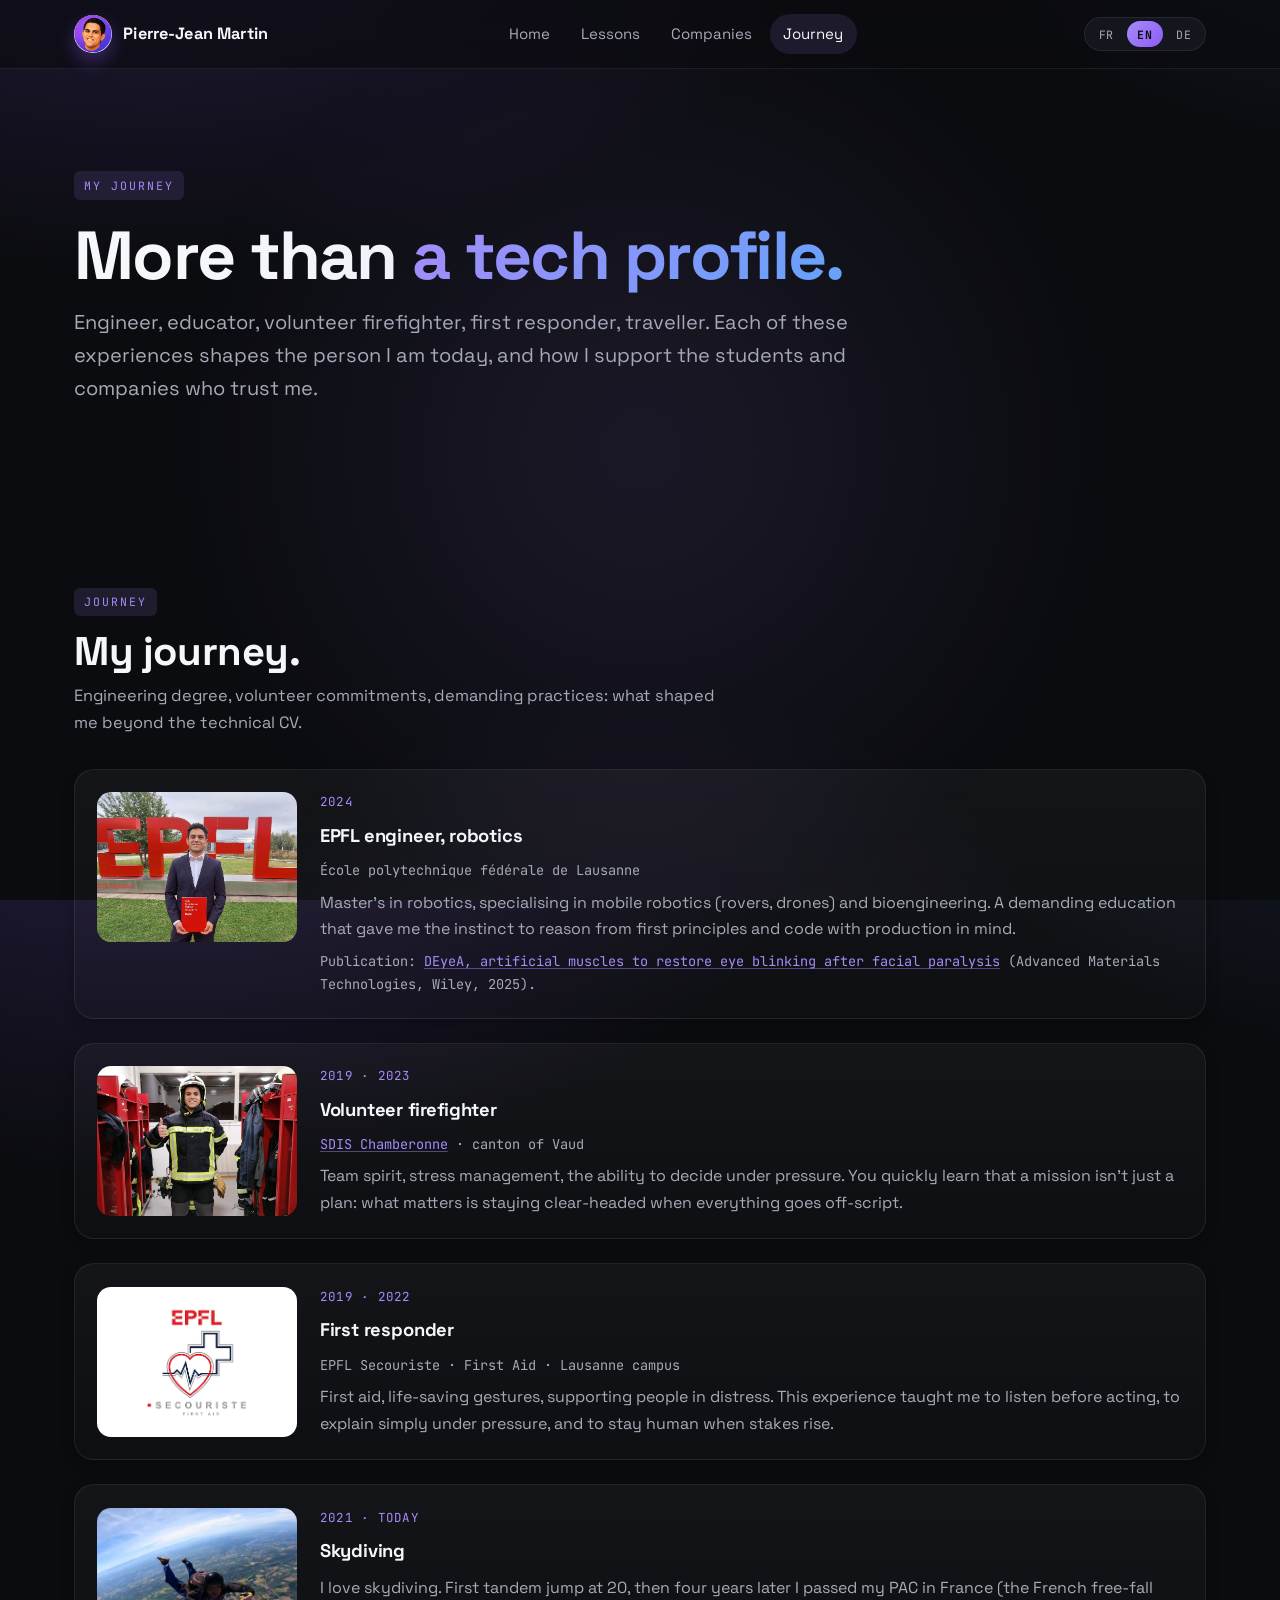
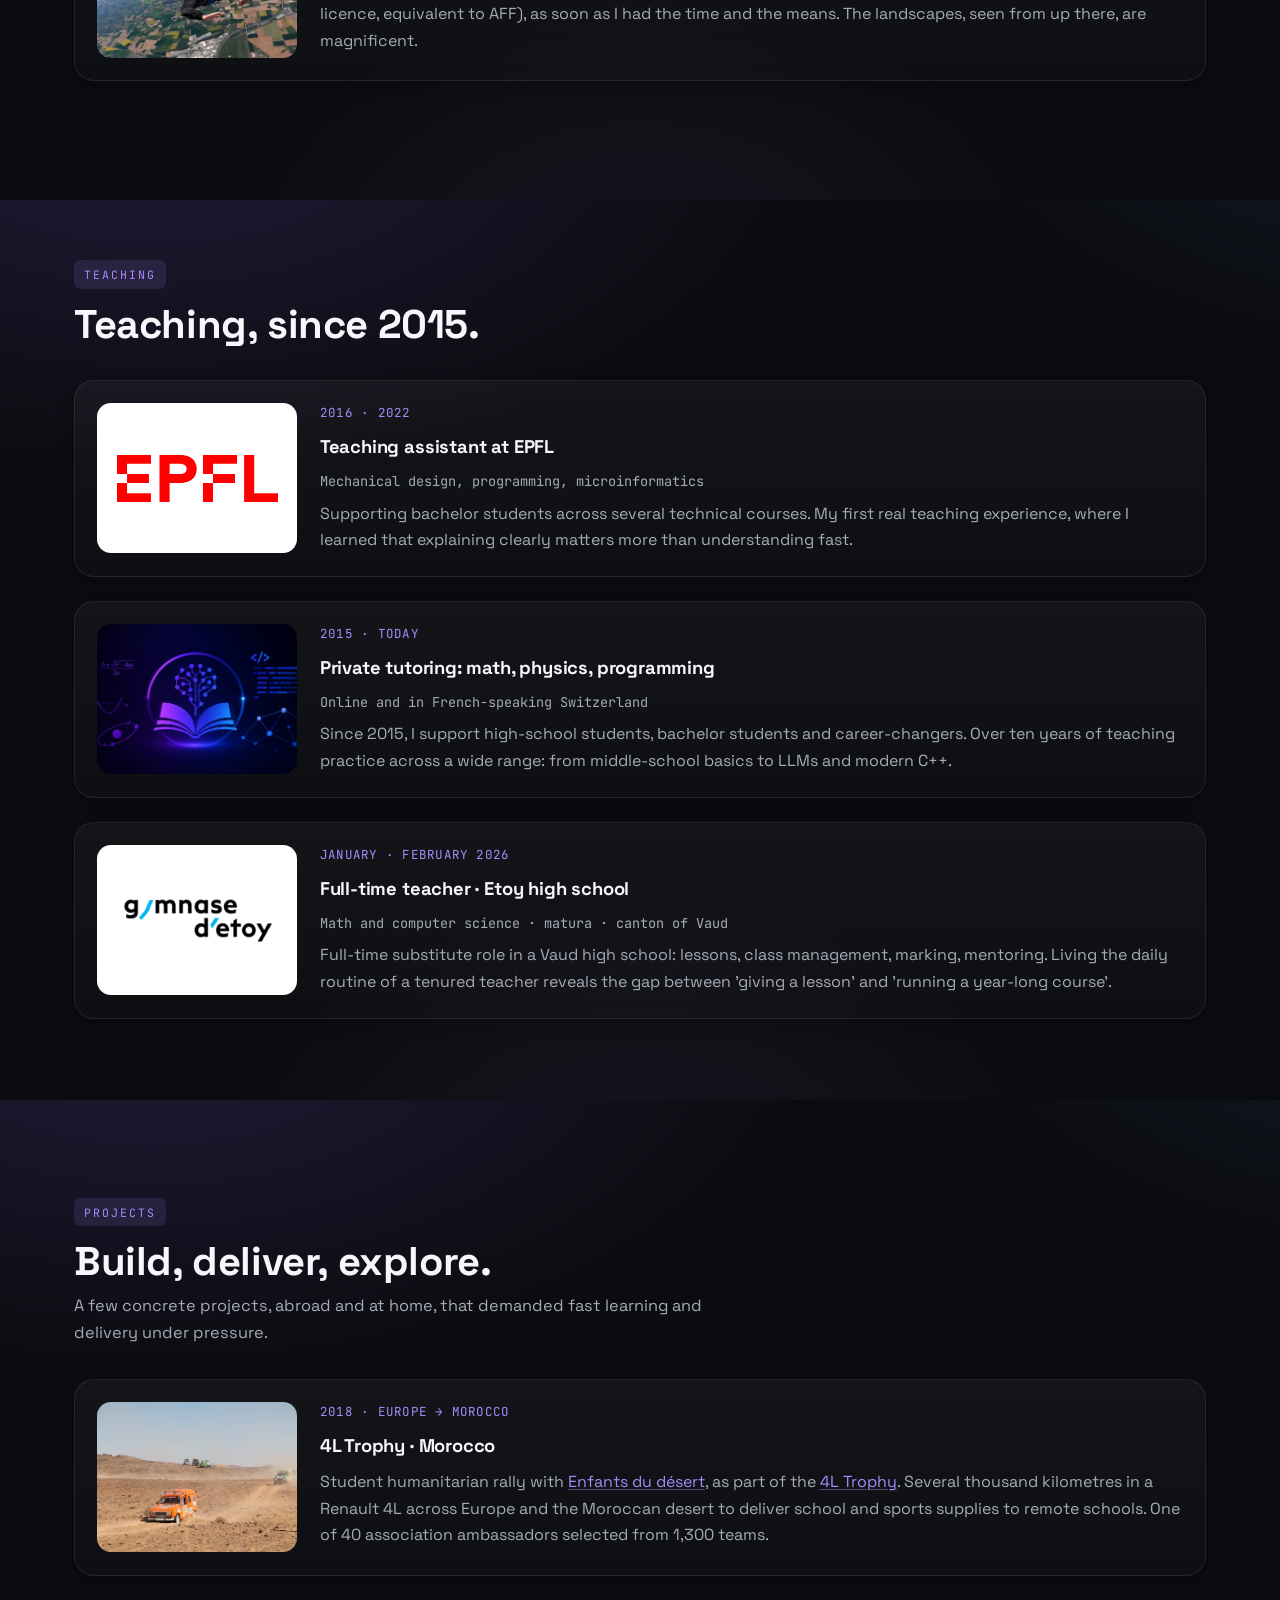
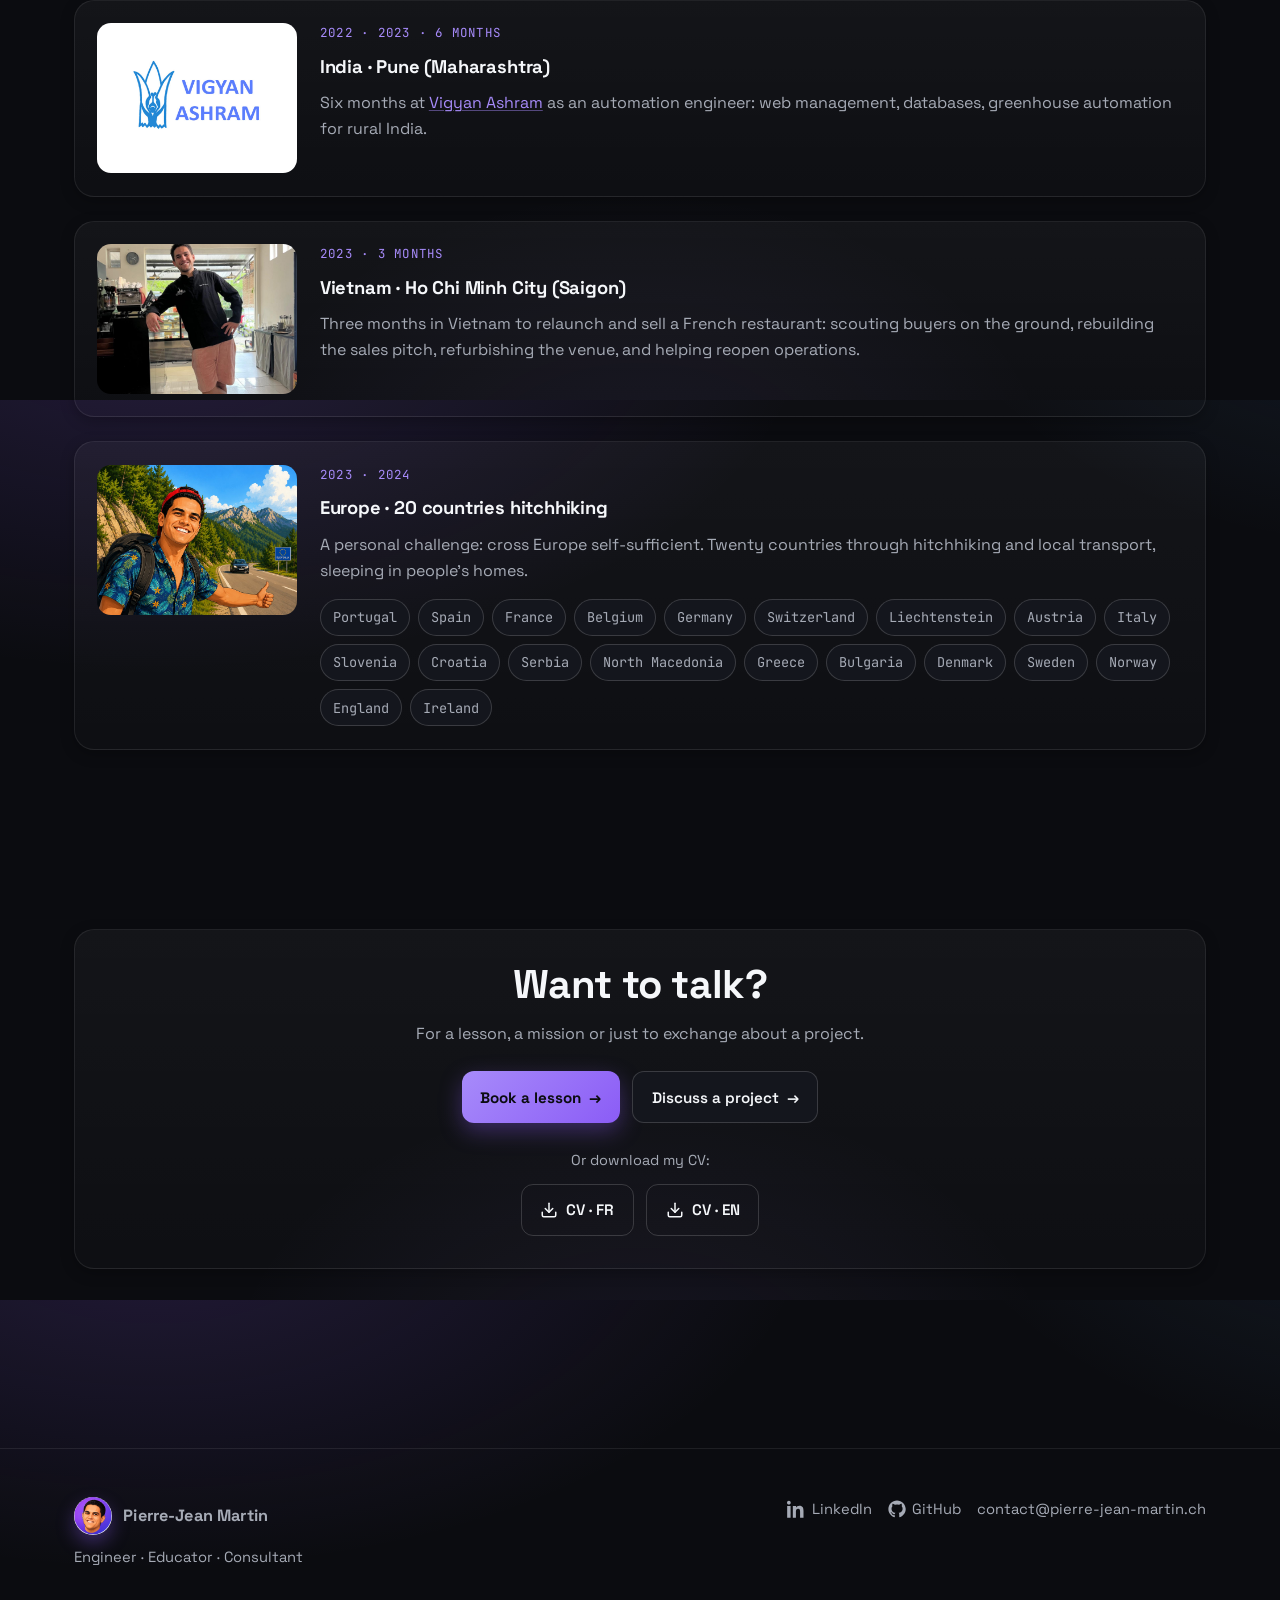
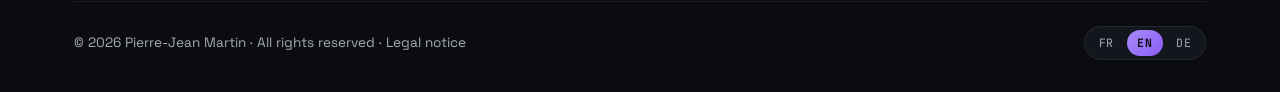
<file: parcours.html>
<!DOCTYPE html>
<html lang="fr">
<head>
  <meta charset="utf-8" />
  <meta name="viewport" content="width=device-width, initial-scale=1" />
  <title
    data-fr="Mon parcours · Pierre-Jean Martin"
    data-en="My journey · Pierre-Jean Martin"
    data-de="Mein Werdegang · Pierre-Jean Martin">
    Mon parcours · Pierre-Jean Martin
  </title>
  <meta name="description"
    data-attr-content-fr="Le parcours de Pierre-Jean Martin&nbsp;: ingénieur EPFL, enseignant, pompier volontaire, secouriste et voyageur."
    data-attr-content-en="Pierre-Jean Martin's journey: EPFL engineer, teacher, volunteer firefighter, first responder and traveller."
    data-attr-content-de="Der Werdegang von Pierre-Jean Martin: EPFL-Ingenieur, Lehrer, freiwilliger Feuerwehrmann, Ersthelfer und Reisender."
    content="Le parcours de Pierre-Jean Martin&nbsp;: ingénieur EPFL, enseignant, pompier volontaire, secouriste et voyageur." />
  <meta property="og:type" content="website" />
  <meta property="og:url" content="https://pierre-jean-martin.ch/parcours.html" />
  <meta property="og:locale" content="fr_FR" />
  <meta property="og:title"
    data-attr-content-fr="Mon parcours · Pierre-Jean Martin"
    data-attr-content-en="My journey · Pierre-Jean Martin"
    data-attr-content-de="Mein Werdegang · Pierre-Jean Martin"
    content="Mon parcours · Pierre-Jean Martin" />
  <meta property="og:description"
    data-attr-content-fr="Le parcours de Pierre-Jean Martin&nbsp;: ingénieur EPFL, enseignant, pompier volontaire, secouriste et voyageur."
    data-attr-content-en="Pierre-Jean Martin's journey: EPFL engineer, teacher, volunteer firefighter, first responder and traveller."
    data-attr-content-de="Der Werdegang von Pierre-Jean Martin: EPFL-Ingenieur, Lehrer, freiwilliger Feuerwehrmann, Ersthelfer und Reisender."
    content="Le parcours de Pierre-Jean Martin&nbsp;: ingénieur EPFL, enseignant, pompier volontaire, secouriste et voyageur." />
  <meta property="og:image" content="https://pierre-jean-martin.ch/assets/meta/og-image.jpg" />
  <meta property="og:image:width" content="1200" />
  <meta property="og:image:height" content="630" />
  <meta property="og:image:type" content="image/jpeg" />
  <meta property="og:image:alt"
    data-attr-content-fr="Portrait de Pierre-Jean Martin"
    data-attr-content-en="Portrait of Pierre-Jean Martin"
    data-attr-content-de="Porträt von Pierre-Jean Martin"
    content="Portrait de Pierre-Jean Martin" />
  <meta name="twitter:card" content="summary_large_image" />
  <link rel="icon" type="image/png" href="assets/logos/pj-favicon.png" />
  <link rel="preconnect" href="https://fonts.googleapis.com">
  <link rel="preconnect" href="https://fonts.gstatic.com" crossorigin>
  <link rel="stylesheet" href="https://fonts.googleapis.com/css2?family=JetBrains+Mono:wght@400;600;700&family=Space+Grotesk:wght@400;500;600;700&display=swap">
  <link rel="stylesheet" href="style.css">
  <script src="app.js" defer></script>
</head>
<body>

  <a class="skip-link" href="#main"
     data-fr="Aller au contenu" data-en="Skip to content" data-de="Zum Inhalt springen">Aller au contenu</a>

  <!-- ============ NAV ============ -->
  <nav class="nav" aria-label="Navigation principale">
    <div class="nav-inner">
      <a href="index.html" class="brand">
        <img class="brand-logo" src="assets/logos/pj-logo.png" alt="" />
        <span class="brand-name">Pierre-Jean Martin</span>
      </a>
      <button class="nav-toggle" type="button" aria-expanded="false"
              data-attr-aria-label-fr="Ouvrir le menu"
              data-attr-aria-label-en="Open menu"
              data-attr-aria-label-de="Menü öffnen"
              aria-label="Ouvrir le menu">
        <svg viewBox="0 0 24 24" fill="none" stroke="currentColor" stroke-width="2" stroke-linecap="round"><line x1="3" y1="6" x2="21" y2="6"/><line x1="3" y1="12" x2="21" y2="12"/><line x1="3" y1="18" x2="21" y2="18"/></svg>
      </button>
      <div class="menu" id="primary-menu">
        <a href="index.html"
           data-fr="Accueil" data-en="Home" data-de="Startseite">Accueil</a>
        <a href="cours.html"
           data-fr="Cours" data-en="Lessons" data-de="Kurse">Cours</a>
        <a href="entreprises.html"
           data-fr="Entreprises" data-en="Companies" data-de="Unternehmen">Entreprises</a>
        <a href="parcours.html" class="active" aria-current="page"
           data-fr="Parcours" data-en="Journey" data-de="Werdegang">Parcours</a>
      </div>
      <div class="nav-right">
        <div class="lang-switch" role="group"
             data-attr-aria-label-fr="Choix de la langue"
             data-attr-aria-label-en="Language selector"
             data-attr-aria-label-de="Sprachauswahl"
             aria-label="Choix de la langue">
          <button type="button" data-lang="fr" aria-pressed="true">FR</button>
          <button type="button" data-lang="en" aria-pressed="false">EN</button>
          <button type="button" data-lang="de" aria-pressed="false">DE</button>
        </div>
      </div>
    </div>
  </nav>

  <main id="main">

  <!-- ============ HERO ============ -->
  <header class="hero">
    <div class="container">
      <span class="section-eyebrow"
            data-fr="Mon parcours" data-en="My journey" data-de="Mein Werdegang">Mon parcours</span>
      <h1 style="margin-top:.5rem">
        <span data-fr="Pas qu'un" data-en="More than" data-de="Mehr als">Pas qu'un</span>
        <span class="grad"
              data-fr="profil tech." data-en="a tech profile." data-de="ein Tech-Profil.">profil tech.</span>
      </h1>
      <p class="lead" style="max-width:62ch"
         data-fr="Ingénieur, pédagogue, pompier volontaire, secouriste, voyageur. Chacune de ces expériences forme la personne que je suis aujourd'hui, et la façon dont j'accompagne les élèves et les entreprises qui me font confiance."
         data-en="Engineer, educator, volunteer firefighter, first responder, traveller. Each of these experiences shapes the person I am today, and how I support the students and companies who trust me."
         data-de="Ingenieur, Pädagoge, freiwilliger Feuerwehrmann, Ersthelfer, Reisender. Jede dieser Erfahrungen formt den Menschen, der ich heute bin, und wie ich die Schüler und Unternehmen begleite, die mir vertrauen.">
        Ingénieur, pédagogue, pompier volontaire, secouriste, voyageur. Chacune de ces expériences forme la personne que je suis aujourd'hui, et la façon dont j'accompagne les élèves et les entreprises qui me font confiance.
      </p>
    </div>
  </header>

  <!-- ============ PARCOURS ============ -->
  <section>
    <div class="container">
      <span class="section-eyebrow"
            data-fr="Parcours" data-en="Journey" data-de="Werdegang">Parcours</span>
      <h2 data-fr="Mon parcours."
          data-en="My journey."
          data-de="Mein Werdegang.">
        Mon parcours.
      </h2>
      <p class="section-lead"
         data-fr="Diplôme d'ingénieur, engagements bénévoles, pratiques exigeantes&nbsp;: ce qui m'a forgé au-delà du CV technique."
         data-en="Engineering degree, volunteer commitments, demanding practices: what shaped me beyond the technical CV."
         data-de="Ingenieurdiplom, ehrenamtliche Einsätze, anspruchsvolle Praktiken: was mich jenseits des technischen Lebenslaufs geformt hat.">
        Diplôme d'ingénieur, engagements bénévoles, pratiques exigeantes&nbsp;: ce qui m'a forgé au-delà du CV technique.
      </p>

      <div class="grid" style="margin-top:2rem">

        <article class="card parcours-item">
          <div class="parcours-media">
            <img src="assets/photos/pj-diplome.jpg"
                 data-attr-alt-fr="Diplôme de Master EPFL, devant la sculpture EPFL du campus"
                 data-attr-alt-en="EPFL Master's diploma, in front of the EPFL campus sculpture"
                 data-attr-alt-de="EPFL-Master-Diplom vor der EPFL-Skulptur des Campus"
                 alt="Diplôme de Master EPFL, devant la sculpture EPFL du campus">
          </div>
          <div class="parcours-content">
            <span class="parcours-date">2024</span>
            <h3 data-fr="Ingénieur EPFL, robotique"
                data-en="EPFL engineer, robotics"
                data-de="EPFL-Ingenieur, Robotik">
              Ingénieur EPFL, robotique
            </h3>
            <p class="context">École polytechnique fédérale de Lausanne</p>
            <p data-fr="Master en robotique, avec une spécialisation en robotique mobile (rovers, drones) et en bioingénierie. Une formation exigeante qui m'a donné le réflexe de raisonner par premiers principes et de coder en pensant production."
               data-en="Master's in robotics, specialising in mobile robotics (rovers, drones) and bioengineering. A demanding education that gave me the instinct to reason from first principles and code with production in mind."
               data-de="Master in Robotik, mit Spezialisierung auf mobile Robotik (Rover, Drohnen) und Bioingenieurwesen. Eine anspruchsvolle Ausbildung, die mir den Reflex gegeben hat, von Grundprinzipien aus zu denken und produktionsorientiert zu programmieren.">
              Master en robotique, avec une spécialisation en robotique mobile (rovers, drones) et en bioingénierie. Une formation exigeante qui m'a donné le réflexe de raisonner par premiers principes et de coder en pensant production.
            </p>
            <p class="context" data-html
               data-fr="Publication&nbsp;: <a href='https://doi.org/10.1002/admt.202401616' target='_blank' rel='noopener'>DEyeA, des muscles artificiels pour restaurer le clignement de l'œil après une paralysie faciale</a> (Advanced Materials Technologies, Wiley, 2025)."
               data-en="Publication: <a href='https://doi.org/10.1002/admt.202401616' target='_blank' rel='noopener'>DEyeA, artificial muscles to restore eye blinking after facial paralysis</a> (Advanced Materials Technologies, Wiley, 2025)."
               data-de="Publikation: <a href='https://doi.org/10.1002/admt.202401616' target='_blank' rel='noopener'>DEyeA, künstliche Muskeln zur Wiederherstellung des Lidschlags nach Gesichtslähmung</a> (Advanced Materials Technologies, Wiley, 2025).">
              Publication&nbsp;: <a href="https://doi.org/10.1002/admt.202401616" target="_blank" rel="noopener">DEyeA, des muscles artificiels pour restaurer le clignement de l'œil après une paralysie faciale</a> (Advanced Materials Technologies, Wiley, 2025).
            </p>
          </div>
        </article>

        <article class="card parcours-item">
          <div class="parcours-media">
            <img src="assets/photos/pj-pompier-paysage.jpg"
                 data-attr-alt-fr="Pompier volontaire au SDIS Chamberonne, en tenue de feu, en caserne"
                 data-attr-alt-en="Volunteer firefighter at SDIS Chamberonne, in turnout gear, at the fire station"
                 data-attr-alt-de="Freiwilliger Feuerwehrmann beim SDIS Chamberonne, in Einsatzkleidung, in der Feuerwache"
                 alt="Pompier volontaire au SDIS Chamberonne, en tenue de feu, en caserne">
          </div>
          <div class="parcours-content">
            <span class="parcours-date">2019 · 2023</span>
            <h3 data-fr="Pompier volontaire"
                data-en="Volunteer firefighter"
                data-de="Freiwilliger Feuerwehrmann">
              Pompier volontaire
            </h3>
            <p class="context" data-html
               data-fr="<a href='https://sdis-chamberonne.ch/' target='_blank' rel='noopener'>SDIS Chamberonne</a> · canton de Vaud"
               data-en="<a href='https://sdis-chamberonne.ch/' target='_blank' rel='noopener'>SDIS Chamberonne</a> · canton of Vaud"
               data-de="<a href='https://sdis-chamberonne.ch/' target='_blank' rel='noopener'>SDIS Chamberonne</a> · Kanton Waadt">
              <a href="https://sdis-chamberonne.ch/" target="_blank" rel="noopener">SDIS Chamberonne</a> · canton de Vaud
            </p>
            <p data-fr="Esprit d'équipe, gestion du stress, capacité à décider sous contrainte. On apprend vite qu'une mission ne se résume pas à un plan&nbsp;: ce qui compte, c'est la lucidité quand tout déraille."
               data-en="Team spirit, stress management, the ability to decide under pressure. You quickly learn that a mission isn't just a plan: what matters is staying clear-headed when everything goes off-script."
               data-de="Teamgeist, Stressmanagement, die Fähigkeit, unter Druck zu entscheiden. Man lernt schnell, dass ein Einsatz nicht nur aus einem Plan besteht: Was zählt, ist klare Sicht, wenn alles aus dem Ruder läuft.">
              Esprit d'équipe, gestion du stress, capacité à décider sous contrainte. On apprend vite qu'une mission ne se résume pas à un plan&nbsp;: ce qui compte, c'est la lucidité quand tout déraille.
            </p>
          </div>
        </article>

        <article class="card parcours-item">
          <div class="parcours-media logo">
            <img src="assets/logos/epfl-secouriste.png"
                 data-attr-alt-fr="Logo EPFL Secouriste First Aid"
                 data-attr-alt-en="EPFL Secouriste First Aid logo"
                 data-attr-alt-de="EPFL Secouriste First Aid Logo"
                 alt="Logo EPFL Secouriste First Aid">
          </div>
          <div class="parcours-content">
            <span class="parcours-date">2019 · 2022</span>
            <h3 data-fr="Secouriste"
                data-en="First responder"
                data-de="Ersthelfer">
              Secouriste
            </h3>
            <p class="context"
               data-fr="EPFL Secouriste · First Aid · campus de Lausanne"
               data-en="EPFL Secouriste · First Aid · Lausanne campus"
               data-de="EPFL Secouriste · First Aid · Campus Lausanne">
              EPFL Secouriste · First Aid · campus de Lausanne
            </p>
            <p data-fr="Premiers secours, gestes qui sauvent, accompagnement des personnes en détresse. Cette expérience m'a appris à écouter avant d'agir, à expliquer simplement dans l'urgence, à rester humain quand la pression monte."
               data-en="First aid, life-saving gestures, supporting people in distress. This experience taught me to listen before acting, to explain simply under pressure, and to stay human when stakes rise."
               data-de="Erste Hilfe, lebensrettende Handgriffe, Unterstützung von Menschen in Not. Diese Erfahrung lehrte mich, vor dem Handeln zuzuhören, in der Eile einfach zu erklären und menschlich zu bleiben, wenn der Druck steigt.">
              Premiers secours, gestes qui sauvent, accompagnement des personnes en détresse. Cette expérience m'a appris à écouter avant d'agir, à expliquer simplement dans l'urgence, à rester humain quand la pression monte.
            </p>
          </div>
        </article>

        <article class="card parcours-item">
          <div class="parcours-media">
            <img src="assets/photos/pj-parachute.jpg"
                 data-attr-alt-fr="Saut en parachute en chute libre"
                 data-attr-alt-en="Skydiving in free fall"
                 data-attr-alt-de="Fallschirmspringen im freien Fall"
                 alt="Saut en parachute en chute libre">
          </div>
          <div class="parcours-content">
            <span class="parcours-date"
                  data-fr="2021 · aujourd'hui"
                  data-en="2021 · today"
                  data-de="2021 · heute">2021 · aujourd'hui</span>
            <h3 data-fr="Parachutisme"
                data-en="Skydiving"
                data-de="Fallschirmspringen">
              Parachutisme
            </h3>
            <p data-fr="J'aime sauter en parachute. Premier saut en tandem à 20 ans, puis PAC (brevet de chute libre) passée quatre ans plus tard, dès que j'en ai eu le temps et les moyens. Les paysages, vus de là-haut, sont magnifiques."
               data-en="I love skydiving. First tandem jump at 20, then four years later I passed my PAC in France (the French free-fall licence, equivalent to AFF), as soon as I had the time and the means. The landscapes, seen from up there, are magnificent."
               data-de="Ich liebe Fallschirmspringen. Erster Tandemsprung mit 20, dann vier Jahre später meine PAC in Frankreich abgelegt (die französische Freifall-Lizenz, entspricht der AFF), sobald ich Zeit und Mittel hatte. Die Landschaften von dort oben sind wunderschön.">
              J'aime sauter en parachute. Premier saut en tandem à 20 ans, puis PAC (brevet de chute libre) passée quatre ans plus tard, dès que j'en ai eu le temps et les moyens. Les paysages, vus de là-haut, sont magnifiques.
            </p>
          </div>
        </article>

      </div>
    </div>
  </section>

  <!-- ============ ENSEIGNEMENT ============ -->
  <section>
    <div class="container">
      <span class="section-eyebrow"
            data-fr="Enseignement" data-en="Teaching" data-de="Lehrtätigkeit">Enseignement</span>
      <h2 data-fr="Transmettre, depuis 2015."
          data-en="Teaching, since 2015."
          data-de="Unterrichten, seit 2015.">
        Transmettre, depuis 2015.
      </h2>

      <div class="grid" style="margin-top:2rem">

        <article class="card parcours-item">
          <div class="parcours-media logo">
            <img src="assets/logos/epfl-logo.png"
                 data-attr-alt-fr="Logo officiel EPFL"
                 data-attr-alt-en="Official EPFL logo"
                 data-attr-alt-de="Offizielles EPFL-Logo"
                 alt="Logo officiel EPFL">
          </div>
          <div class="parcours-content">
            <span class="parcours-date">2016 · 2022</span>
            <h3 data-fr="Assistant étudiant à l'EPFL"
                data-en="Teaching assistant at EPFL"
                data-de="Studentischer Assistent an der EPFL">
              Assistant étudiant à l'EPFL
            </h3>
            <p class="context"
               data-fr="Construction mécanique, programmation, microinformatique"
               data-en="Mechanical design, programming, microinformatics"
               data-de="Konstruktion, Programmierung, Mikroinformatik">
              Construction mécanique, programmation, microinformatique
            </p>
            <p data-fr="Encadrement d'étudiants bachelor sur plusieurs cours techniques. Mon premier vrai contact avec l'enseignement, où j'ai compris qu'expliquer clairement valait mieux que comprendre vite."
               data-en="Supporting bachelor students across several technical courses. My first real teaching experience, where I learned that explaining clearly matters more than understanding fast."
               data-de="Betreuung von Bachelor-Studenten in mehreren technischen Kursen. Mein erster echter Kontakt mit dem Unterrichten, dabei habe ich begriffen, dass klares Erklären wertvoller ist als schnelles Verstehen.">
              Encadrement d'étudiants bachelor sur plusieurs cours techniques. Mon premier vrai contact avec l'enseignement, où j'ai compris qu'expliquer clairement valait mieux que comprendre vite.
            </p>
          </div>
        </article>

        <article class="card parcours-item">
          <div class="parcours-media">
            <img src="assets/photos/cours-maths-physique-prog.jpg"
                 data-attr-alt-fr="Illustration maths, physique et programmation"
                 data-attr-alt-en="Math, physics and programming illustration"
                 data-attr-alt-de="Illustration Mathematik, Physik und Programmierung"
                 alt="Illustration maths, physique et programmation">
          </div>
          <div class="parcours-content">
            <span class="parcours-date"
                  data-fr="2015 · aujourd'hui"
                  data-en="2015 · today"
                  data-de="2015 · heute">2015 · aujourd'hui</span>
            <h3 data-fr="Cours particuliers&nbsp;: maths, physique, programmation"
                data-en="Private tutoring: math, physics, programming"
                data-de="Privatunterricht: Mathematik, Physik, Programmierung">
              Cours particuliers&nbsp;: maths, physique, programmation
            </h3>
            <p class="context"
               data-fr="En ligne et en Suisse romande"
               data-en="Online and in French-speaking Switzerland"
               data-de="Online und in der französischsprachigen Schweiz">
              En ligne et en Suisse romande
            </p>
            <p data-fr="Depuis 2015, j'accompagne des élèves du gymnase, des étudiants bachelor et des reconvertis. Plus de dix ans de pratique pédagogique, sur un spectre large&nbsp;: des bases du collège jusqu'aux LLM et au C++ moderne."
               data-en="Since 2015, I support high-school students, bachelor students and career-changers. Over ten years of teaching practice across a wide range: from middle-school basics to LLMs and modern C++."
               data-de="Seit 2015 begleite ich Gymnasiasten, Bachelor-Studenten und Berufswechsler. Über zehn Jahre Unterrichtspraxis auf einem breiten Spektrum: von den Grundlagen der Sekundarstufe bis zu LLMs und modernem C++.">
              Depuis 2015, j'accompagne des élèves du gymnase, des étudiants bachelor et des reconvertis. Plus de dix ans de pratique pédagogique, sur un spectre large&nbsp;: des bases du collège jusqu'aux LLM et au C++ moderne.
            </p>
          </div>
        </article>

        <article class="card parcours-item">
          <div class="parcours-media logo">
            <img src="assets/logos/gymnase-etoy-logo.png"
                 data-attr-alt-fr="Logo du gymnase d'Étoy"
                 data-attr-alt-en="Etoy high school logo"
                 data-attr-alt-de="Logo des Gymnasiums Étoy"
                 alt="Logo du gymnase d'Étoy">
          </div>
          <div class="parcours-content">
            <span class="parcours-date"
                  data-fr="Janvier · février 2026"
                  data-en="January · February 2026"
                  data-de="Januar · Februar 2026">Janvier · février 2026</span>
            <h3 data-fr="Professeur à plein temps · Gymnase d'Étoy"
                data-en="Full-time teacher · Etoy high school"
                data-de="Vollzeit-Lehrer · Gymnasium Étoy">
              Professeur à plein temps · Gymnase d'Étoy
            </h3>
            <p class="context"
               data-fr="Maths et informatique · maturité · canton de Vaud"
               data-en="Math and computer science · matura · canton of Vaud"
               data-de="Mathematik und Informatik · Matura · Kanton Waadt">
              Maths et informatique · maturité · canton de Vaud
            </p>
            <p data-fr="Remplacement à plein temps dans un gymnase vaudois&nbsp;: cours, suivi des classes, corrections, conseils. Vivre le quotidien d'un enseignant titulaire fait mesurer le fossé entre 'donner un cours' et 'tenir un cycle'."
               data-en="Full-time substitute role in a Vaud high school: lessons, class management, marking, mentoring. Living the daily routine of a tenured teacher reveals the gap between 'giving a lesson' and 'running a year-long course'."
               data-de="Vollzeit-Vertretung an einem Waadtländer Gymnasium: Unterricht, Klassenbetreuung, Korrekturen, Beratung. Der Alltag einer angestellten Lehrkraft zeigt den Unterschied zwischen 'eine Stunde geben' und 'einen Jahrgang führen'.">
              Remplacement à plein temps dans un gymnase vaudois&nbsp;: cours, suivi des classes, corrections, conseils. Vivre le quotidien d'un enseignant titulaire fait mesurer le fossé entre 'donner un cours' et 'tenir un cycle'.
            </p>
          </div>
        </article>

      </div>
    </div>
  </section>

  <!-- ============ PROJETS ============ -->
  <section>
    <div class="container">
      <span class="section-eyebrow"
            data-fr="Projets" data-en="Projects" data-de="Projekte">Projets</span>
      <h2 data-fr="Construire, livrer, explorer."
          data-en="Build, deliver, explore."
          data-de="Bauen, liefern, erkunden.">
        Construire, livrer, explorer.
      </h2>
      <p class="section-lead"
         data-fr="Quelques projets concrets, à l'étranger comme ici, qui m'ont demandé d'apprendre vite et de livrer sous contrainte."
         data-en="A few concrete projects, abroad and at home, that demanded fast learning and delivery under pressure."
         data-de="Einige konkrete Projekte, im Ausland wie zu Hause, die schnelles Lernen und Liefern unter Druck verlangten.">
        Quelques projets concrets, à l'étranger comme ici, qui m'ont demandé d'apprendre vite et de livrer sous contrainte.
      </p>

      <div class="grid" style="margin-top:2rem">

        <article class="card parcours-item">
          <div class="parcours-media">
            <img src="assets/photos/4l-trophy.jpg"
                 data-attr-alt-fr="4L Trophy avec Enfants du désert"
                 data-attr-alt-en="4L Trophy with Enfants du désert"
                 data-attr-alt-de="4L Trophy mit Enfants du désert"
                 alt="4L Trophy avec Enfants du désert">
          </div>
          <div class="parcours-content">
            <span class="parcours-date"
                  data-fr="2018 · Europe → Maroc"
                  data-en="2018 · Europe → Morocco"
                  data-de="2018 · Europa → Marokko">2018 · Europe → Maroc</span>
            <h3 data-fr="4L Trophy · Maroc"
                data-en="4L Trophy · Morocco"
                data-de="4L Trophy · Marokko">
              4L Trophy · Maroc
            </h3>
            <p data-html
               data-fr="Raid humanitaire étudiant avec <a href='https://enfantsdudesert.org/' target='_blank' rel='noopener'>Enfants du désert</a>, dans le cadre du <a href='https://www.4ltrophy.com/en' target='_blank' rel='noopener'>4L Trophy</a>. Plusieurs milliers de kilomètres en Renault 4L à travers l'Europe et le désert marocain pour livrer du matériel scolaire et sportif à des écoles isolées. L'un des 40 ambassadeurs de l'association sélectionnés parmi 1&nbsp;300 équipages."
               data-en="Student humanitarian rally with <a href='https://enfantsdudesert.org/' target='_blank' rel='noopener'>Enfants du désert</a>, as part of the <a href='https://www.4ltrophy.com/en' target='_blank' rel='noopener'>4L Trophy</a>. Several thousand kilometres in a Renault 4L across Europe and the Moroccan desert to deliver school and sports supplies to remote schools. One of 40 association ambassadors selected from 1,300 teams."
               data-de="Studentische Hilfs-Rallye mit <a href='https://enfantsdudesert.org/' target='_blank' rel='noopener'>Enfants du désert</a>, im Rahmen der <a href='https://www.4ltrophy.com/en' target='_blank' rel='noopener'>4L Trophy</a>. Mehrere Tausend Kilometer mit einem Renault 4L durch Europa und die marokkanische Wüste, um Schul- und Sportmaterial an abgelegene Schulen zu liefern. Einer von 40 Botschaftern der Vereinigung, ausgewählt aus 1.300 Teams.">
              Raid humanitaire étudiant avec <a href="https://enfantsdudesert.org/" target="_blank" rel="noopener">Enfants du désert</a>, dans le cadre du <a href="https://www.4ltrophy.com/en" target="_blank" rel="noopener">4L Trophy</a>. Plusieurs milliers de kilomètres en Renault 4L à travers l'Europe et le désert marocain pour livrer du matériel scolaire et sportif à des écoles isolées. L'un des 40 ambassadeurs de l'association sélectionnés parmi 1&nbsp;300 équipages.
            </p>
          </div>
        </article>

        <article class="card parcours-item">
          <div class="parcours-media logo">
            <img src="assets/photos/pj-vigyan-ashram.png"
                 data-attr-alt-fr="Logo Vigyan Ashram, Pune, Inde"
                 data-attr-alt-en="Vigyan Ashram logo, Pune, India"
                 data-attr-alt-de="Vigyan Ashram Logo, Pune, Indien"
                 alt="Logo Vigyan Ashram, Pune, Inde">
          </div>
          <div class="parcours-content">
            <span class="parcours-date"
                  data-fr="2022 · 2023 · 6 mois"
                  data-en="2022 · 2023 · 6 months"
                  data-de="2022 · 2023 · 6 Monate">2022 · 2023 · 6 mois</span>
            <h3 data-fr="Inde · Pune (Maharashtra)"
                data-en="India · Pune (Maharashtra)"
                data-de="Indien · Pune (Maharashtra)">
              Inde · Pune (Maharashtra)
            </h3>
            <p data-html
               data-fr="Six mois chez <a href='https://vigyanashram.com/' target='_blank' rel='noopener'>Vigyan Ashram</a> en tant qu'ingénieur automation&nbsp;: gestion de site web, bases de données, automatisation de serre pour des zones rurales indiennes."
               data-en="Six months at <a href='https://vigyanashram.com/' target='_blank' rel='noopener'>Vigyan Ashram</a> as an automation engineer: web management, databases, greenhouse automation for rural India."
               data-de="Sechs Monate bei <a href='https://vigyanashram.com/' target='_blank' rel='noopener'>Vigyan Ashram</a> als Automatisierungsingenieur: Web-Management, Datenbanken, Gewächshausautomatisierung für ländliche Regionen Indiens.">
              Six mois chez <a href="https://vigyanashram.com/" target="_blank" rel="noopener">Vigyan Ashram</a> en tant qu'ingénieur automation&nbsp;: gestion de site web, bases de données, automatisation de serre pour des zones rurales indiennes.
            </p>
          </div>
        </article>

        <article class="card parcours-item">
          <div class="parcours-media">
            <img src="assets/photos/pj-vietnam-saigon.jpg"
                 data-attr-alt-fr="Pierre-Jean Martin dans un restaurant à Saigon, Vietnam"
                 data-attr-alt-en="Pierre-Jean Martin in a restaurant in Saigon, Vietnam"
                 data-attr-alt-de="Pierre-Jean Martin in einem Restaurant in Saigon, Vietnam"
                 alt="Pierre-Jean Martin dans un restaurant à Saigon, Vietnam">
          </div>
          <div class="parcours-content">
            <span class="parcours-date"
                  data-fr="2023 · 3 mois"
                  data-en="2023 · 3 months"
                  data-de="2023 · 3 Monate">2023 · 3 mois</span>
            <h3 data-fr="Vietnam · Hô Chi Minh-Ville (Saigon)"
                data-en="Vietnam · Ho Chi Minh City (Saigon)"
                data-de="Vietnam · Hô-Chi-Minh-Stadt (Saigon)">
              Vietnam · Hô Chi Minh-Ville (Saigon)
            </h3>
            <p data-fr="Trois mois au Vietnam pour relancer et vendre un restaurant français&nbsp;: prospection des acheteurs sur place, refonte de la plaquette de vente, remise en état du resto, participation au relancement opérationnel."
               data-en="Three months in Vietnam to relaunch and sell a French restaurant: scouting buyers on the ground, rebuilding the sales pitch, refurbishing the venue, and helping reopen operations."
               data-de="Drei Monate in Vietnam, um ein französisches Restaurant zu sanieren und zu verkaufen: Käufer-Akquise vor Ort, neue Verkaufsmappe, Renovierung und operativer Neustart.">
              Trois mois au Vietnam pour relancer et vendre un restaurant français&nbsp;: prospection des acheteurs sur place, refonte de la plaquette de vente, remise en état du resto, participation au relancement opérationnel.
            </p>
          </div>
        </article>

        <article class="card parcours-item">
          <div class="parcours-media">
            <img src="assets/photos/pj-europe-stop.jpg"
                 data-attr-alt-fr="Europe en stop · 20 pays"
                 data-attr-alt-en="Europe hitchhiking · 20 countries"
                 data-attr-alt-de="Europa per Anhalter · 20 Länder"
                 alt="Europe en stop · 20 pays">
          </div>
          <div class="parcours-content">
            <span class="parcours-date"
                  data-fr="2023 · 2024"
                  data-en="2023 · 2024"
                  data-de="2023 · 2024">2023 · 2024</span>
            <h3 data-fr="Europe · 20 pays en stop"
                data-en="Europe · 20 countries hitchhiking"
                data-de="Europa · 20 Länder per Anhalter">
              Europe · 20 pays en stop
            </h3>
            <p data-fr="Un défi perso&nbsp;: traverser l'Europe en autonomie. Vingt pays parcourus en stop et en transports locaux, à dormir chez l'habitant."
               data-en="A personal challenge: cross Europe self-sufficient. Twenty countries through hitchhiking and local transport, sleeping in people's homes."
               data-de="Eine persönliche Herausforderung: Europa eigenständig durchqueren. Zwanzig Länder per Anhalter und mit lokalen Verkehrsmitteln, bei Einheimischen geschlafen.">
              Un défi perso&nbsp;: traverser l'Europe en autonomie. Vingt pays parcourus en stop et en transports locaux, à dormir chez l'habitant.
            </p>
            <div class="skills" style="margin-top:.4rem">
              <span class="chip" data-fr="Portugal" data-en="Portugal" data-de="Portugal">Portugal</span>
              <span class="chip" data-fr="Espagne" data-en="Spain" data-de="Spanien">Espagne</span>
              <span class="chip" data-fr="France" data-en="France" data-de="Frankreich">France</span>
              <span class="chip" data-fr="Belgique" data-en="Belgium" data-de="Belgien">Belgique</span>
              <span class="chip" data-fr="Allemagne" data-en="Germany" data-de="Deutschland">Allemagne</span>
              <span class="chip" data-fr="Suisse" data-en="Switzerland" data-de="Schweiz">Suisse</span>
              <span class="chip" data-fr="Liechtenstein" data-en="Liechtenstein" data-de="Liechtenstein">Liechtenstein</span>
              <span class="chip" data-fr="Autriche" data-en="Austria" data-de="Österreich">Autriche</span>
              <span class="chip" data-fr="Italie" data-en="Italy" data-de="Italien">Italie</span>
              <span class="chip" data-fr="Slovénie" data-en="Slovenia" data-de="Slowenien">Slovénie</span>
              <span class="chip" data-fr="Croatie" data-en="Croatia" data-de="Kroatien">Croatie</span>
              <span class="chip" data-fr="Serbie" data-en="Serbia" data-de="Serbien">Serbie</span>
              <span class="chip" data-fr="Macédoine du Nord" data-en="North Macedonia" data-de="Nordmazedonien">Macédoine du Nord</span>
              <span class="chip" data-fr="Grèce" data-en="Greece" data-de="Griechenland">Grèce</span>
              <span class="chip" data-fr="Bulgarie" data-en="Bulgaria" data-de="Bulgarien">Bulgarie</span>
              <span class="chip" data-fr="Danemark" data-en="Denmark" data-de="Dänemark">Danemark</span>
              <span class="chip" data-fr="Suède" data-en="Sweden" data-de="Schweden">Suède</span>
              <span class="chip" data-fr="Norvège" data-en="Norway" data-de="Norwegen">Norvège</span>
              <span class="chip" data-fr="Angleterre" data-en="England" data-de="England">Angleterre</span>
              <span class="chip" data-fr="Irlande" data-en="Ireland" data-de="Irland">Irlande</span>
            </div>
          </div>
        </article>

      </div>
    </div>
  </section>

  <!-- ============ CTA RETOUR ============ -->
  <section>
    <div class="container">
      <div class="card" style="padding:2rem;text-align:center">
        <h2 style="margin:0 0 .8rem"
            data-fr="Envie de discuter&nbsp;?"
            data-en="Want to talk?"
            data-de="Lust auf einen Austausch?">
          Envie de discuter&nbsp;?
        </h2>
        <p class="muted" style="margin:0 0 1.5rem"
           data-fr="Pour un cours, une mission ou juste pour échanger sur un projet."
           data-en="For a lesson, a mission or just to exchange about a project."
           data-de="Für eine Stunde, einen Auftrag oder einfach zum Austausch über ein Projekt.">
          Pour un cours, une mission ou juste pour échanger sur un projet.
        </p>
        <div class="cta" style="justify-content:center">
          <a class="btn primary" href="cours.html#reserver">
            <span data-fr="Prendre un cours" data-en="Book a lesson" data-de="Eine Stunde buchen">Prendre un cours</span>
            <span class="arrow" aria-hidden="true">→</span>
          </a>
          <a class="btn" href="entreprises.html#projet">
            <span data-fr="Discuter d'un projet" data-en="Discuss a project" data-de="Projekt besprechen">Discuter d'un projet</span>
            <span class="arrow" aria-hidden="true">→</span>
          </a>
        </div>
        <p class="muted" style="margin:1.6rem 0 .7rem;font-size:.9rem"
           data-fr="Ou télécharge mon CV&nbsp;:"
           data-en="Or download my CV:"
           data-de="Oder lade meinen Lebenslauf herunter:">
          Ou télécharge mon CV&nbsp;:
        </p>
        <div class="cta" style="justify-content:center">
          <a class="btn ghost" href="assets/meta/pj-cv-fr.pdf" download
             data-attr-aria-label-fr="Télécharger le CV en français (PDF)"
             data-attr-aria-label-en="Download CV in French (PDF)"
             data-attr-aria-label-de="Lebenslauf auf Französisch herunterladen (PDF)"
             aria-label="Télécharger le CV en français (PDF)">
            <svg width="18" height="18" viewBox="0 0 24 24" fill="none" stroke="currentColor" stroke-width="2" stroke-linecap="round" stroke-linejoin="round" aria-hidden="true"><path d="M21 15v4a2 2 0 0 1-2 2H5a2 2 0 0 1-2-2v-4"/><polyline points="7 10 12 15 17 10"/><line x1="12" y1="15" x2="12" y2="3"/></svg>
            <span>CV · FR</span>
          </a>
          <a class="btn ghost" href="assets/meta/pj-cv-en.pdf" download
             data-attr-aria-label-fr="Télécharger le CV en anglais (PDF)"
             data-attr-aria-label-en="Download CV in English (PDF)"
             data-attr-aria-label-de="Lebenslauf auf Englisch herunterladen (PDF)"
             aria-label="Télécharger le CV en anglais (PDF)">
            <svg width="18" height="18" viewBox="0 0 24 24" fill="none" stroke="currentColor" stroke-width="2" stroke-linecap="round" stroke-linejoin="round" aria-hidden="true"><path d="M21 15v4a2 2 0 0 1-2 2H5a2 2 0 0 1-2-2v-4"/><polyline points="7 10 12 15 17 10"/><line x1="12" y1="15" x2="12" y2="3"/></svg>
            <span>CV · EN</span>
          </a>
        </div>
      </div>
    </div>
  </section>

  </main>

  <!-- ============ FOOTER ============ -->
  <footer>
    <div class="container">
      <div class="footer-inner">
        <div class="footer-meta">
          <div class="brand">
            <img class="brand-logo" src="assets/logos/pj-logo.png" alt="" />
            <span class="brand-name">Pierre-Jean Martin</span>
          </div>
          <span data-fr="Ingénieur · Formateur · Consultant"
                data-en="Engineer · Educator · Consultant"
                data-de="Ingenieur · Dozent · Berater">
            Ingénieur · Formateur · Consultant
          </span>
        </div>
        <div class="footer-links">
          <a href="https://www.linkedin.com/in/pierre-jean-martin/" target="_blank" rel="noopener" aria-label="LinkedIn">
            <svg viewBox="0 0 24 24" fill="currentColor" aria-hidden="true"><path d="M4.98 3.5C4.98 4.88 3.87 6 2.5 6S0 4.88 0 3.5 1.11 1 2.5 1s2.48 1.12 2.48 2.5zM.22 8h4.56v15.5H.22V8zm7.55 0h4.37v2.12h.06c.61-1.15 2.1-2.36 4.32-2.36 4.62 0 5.48 3.04 5.48 7v8.74h-4.56v-7.75c0-1.85-.03-4.23-2.58-4.23-2.58 0-2.98 2.02-2.98 4.1v7.88H7.77V8z"/></svg>
            <span>LinkedIn</span>
          </a>
          <a href="https://github.com/GitHubPJ69" target="_blank" rel="noopener" aria-label="GitHub">
            <svg viewBox="0 0 24 24" fill="currentColor" aria-hidden="true"><path d="M12 .5C5.65.5.5 5.65.5 12c0 5.08 3.29 9.39 7.86 10.91.58.1.79-.25.79-.56v-2c-3.2.7-3.87-1.54-3.87-1.54-.52-1.34-1.28-1.69-1.28-1.69-1.05-.72.08-.7.08-.7 1.16.08 1.77 1.19 1.77 1.19 1.03 1.77 2.7 1.26 3.36.96.1-.75.4-1.26.73-1.55-2.55-.29-5.24-1.28-5.24-5.69 0-1.26.45-2.28 1.19-3.09-.12-.29-.51-1.47.11-3.06 0 0 .97-.31 3.18 1.18a11.07 11.07 0 0 1 5.79 0c2.21-1.5 3.18-1.18 3.18-1.18.62 1.59.23 2.77.11 3.06.74.81 1.19 1.83 1.19 3.09 0 4.42-2.69 5.39-5.25 5.68.41.36.78 1.07.78 2.16v3.2c0 .31.21.66.8.55 4.57-1.53 7.85-5.84 7.85-10.91C23.5 5.65 18.35.5 12 .5Z"/></svg>
            <span>GitHub</span>
          </a>
          <a href="#" data-email aria-label="Email">
            <svg viewBox="0 0 24 24" fill="none" stroke="currentColor" stroke-width="2" stroke-linecap="round" stroke-linejoin="round" aria-hidden="true"><rect x="2" y="4" width="20" height="16" rx="2"/><path d="m22 7-10 6L2 7"/></svg>
          </a>
        </div>
      </div>
      <div class="footer-bottom">
        <div>
          © <span data-year>2026</span> Pierre-Jean Martin ·
          <span data-fr="Tous droits réservés" data-en="All rights reserved" data-de="Alle Rechte vorbehalten">Tous droits réservés</span>
          · <a href="mentions-legales.html"
               data-fr="Mentions légales"
               data-en="Legal notice"
               data-de="Impressum">Mentions légales</a>
        </div>
        <div class="lang-switch" role="group"
             data-attr-aria-label-fr="Choix de la langue"
             data-attr-aria-label-en="Language selector"
             data-attr-aria-label-de="Sprachauswahl"
             aria-label="Choix de la langue">
          <button type="button" data-lang="fr" aria-pressed="true">FR</button>
          <button type="button" data-lang="en" aria-pressed="false">EN</button>
          <button type="button" data-lang="de" aria-pressed="false">DE</button>
        </div>
      </div>
    </div>
  </footer>

  <script data-goatcounter="https://stats.pierre-jean-martin.ch/count" async src="https://stats.pierre-jean-martin.ch/count.js"></script>
</body>
</html>
</file>
<file: style.css>
/* ============================================================
   pierre-jean-martin.ch · shared stylesheet
   Dark mode · trilingue FR/EN/DE · vanilla
   ============================================================ */

:root{
  --bg:#0b0c10;
  --surface:#14161d;
  --surface-2:#1c1f29;
  --surface-3:#262a36;
  --border:rgba(255,255,255,.08);
  --border-strong:rgba(255,255,255,.16);
  --text:#f5f7fa;
  --muted:#a6abb6;
  --muted-2:#7a7f8a;
  --accent:#a78bfa;
  --accent-2:#8b5cf6;
  --accent-soft:rgba(167,139,250,.12);
  --accent-ring:rgba(167,139,250,.45);
  --star:#fbbf24;
  --danger:#f87171;
  --radius:14px;
  --radius-lg:20px;
  --radius-sm:10px;
  --shadow-card:0 12px 32px rgba(0,0,0,.45);
  --shadow-soft:0 4px 14px rgba(0,0,0,.25);
  --pad:clamp(16px,2vw,24px);
  --max:1180px;
  --font-sans:"Space Grotesk", system-ui, sans-serif;
  --font-mono:"JetBrains Mono", ui-monospace, monospace;
  --section-y:clamp(48px,7vw,96px);
}

*{box-sizing:border-box}
html,body{height:100%}
html{scroll-behavior:smooth}

body{
  margin:0;
  background:
    radial-gradient(1100px 600px at 12% -10%, rgba(139,92,246,.18) 0%, transparent 60%),
    radial-gradient(900px 600px at 110% -20%, rgba(96,165,250,.12) 0%, transparent 55%),
    radial-gradient(700px 500px at 50% 110%, rgba(167,139,250,.08) 0%, transparent 60%),
    var(--bg);
  color:var(--text);
  font:16px/1.65 var(--font-sans);
  -webkit-font-smoothing:antialiased;
  -moz-osx-font-smoothing:grayscale;
  overflow-x:hidden;
}

body::before{
  content:"";
  position:fixed;
  inset:0;
  background:radial-gradient(600px at var(--mouse-x,50%) var(--mouse-y,50%),
    rgba(167,139,250,.10),transparent 80%);
  pointer-events:none;
  z-index:0;
}

a{color:inherit;text-decoration:none}
a:hover{color:var(--accent)}

img,svg{display:block;max-width:100%}

::selection{background:var(--accent);color:#0b0c10}

:focus-visible{outline:2px solid var(--accent);outline-offset:3px;border-radius:6px}

.skip-link{
  position:absolute;left:.75rem;top:-4rem;z-index:1000;
  padding:.6rem 1rem;border-radius:var(--radius-sm);
  background:var(--accent);color:var(--bg);font-weight:600;
  transition:top .15s ease;
}
.skip-link:focus{top:.75rem}

.container{max-width:var(--max);margin:0 auto;padding:0 var(--pad);width:100%}

/* ============================================================
   Navigation (sticky header)
   ============================================================ */
.nav{
  position:sticky;top:0;z-index:50;
  backdrop-filter:blur(14px);
  -webkit-backdrop-filter:blur(14px);
  background:rgba(11,12,16,.65);
  border-bottom:1px solid var(--border);
}
.nav-inner{
  display:flex;align-items:center;justify-content:space-between;
  gap:1rem;padding:.85rem var(--pad);
  max-width:var(--max);margin:0 auto;
}
.brand{display:flex;align-items:center;gap:.7rem;font-weight:700;font-size:1.02rem}
.brand-logo{
  width:38px;height:38px;border-radius:50%;
  object-fit:cover;display:block;
  box-shadow:0 0 0 1px rgba(255,255,255,.1) inset, 0 8px 18px rgba(139,92,246,.35);
}
.brand-name{letter-spacing:.01em}

.menu{display:flex;gap:.25rem;align-items:center}
.menu a{
  padding:.5rem .85rem;border-radius:999px;
  font-size:.94rem;color:var(--muted);
  transition:background .15s, color .15s;
}
.menu a:hover,.menu a.active{background:var(--accent-soft);color:var(--text)}

.lang-switch{
  display:inline-flex;gap:2px;padding:3px;
  background:var(--surface);border:1px solid var(--border);border-radius:999px;
}
.lang-switch button{
  appearance:none;border:0;background:transparent;color:var(--muted);
  font-family:var(--font-mono);font-size:.72rem;letter-spacing:.08em;
  padding:.35rem .65rem;border-radius:999px;cursor:pointer;
  transition:background .15s, color .15s;
}
.lang-switch button:hover{color:var(--text)}
.lang-switch button[aria-pressed="true"]{
  background:linear-gradient(135deg,var(--accent),var(--accent-2));
  color:#0b0c10;font-weight:700;
}

.nav-right{display:flex;align-items:center;gap:.8rem}

.nav-toggle{
  display:none;appearance:none;border:1px solid var(--border-strong);
  background:var(--surface);color:var(--text);
  width:38px;height:38px;border-radius:10px;cursor:pointer;
  align-items:center;justify-content:center;
}
.nav-toggle svg{width:18px;height:18px}

/* ============================================================
   Buttons
   ============================================================ */
.btn{
  display:inline-flex;align-items:center;gap:.5rem;
  padding:.78rem 1.15rem;border-radius:12px;
  border:1px solid var(--border-strong);
  background:var(--surface);color:var(--text);
  font-family:var(--font-sans);font-size:.95rem;font-weight:600;
  cursor:pointer;transition:transform .08s, background .15s, border-color .15s;
  text-decoration:none;
}
.btn:hover{transform:translateY(-1px);background:var(--surface-2);color:var(--text)}
.btn.primary{
  background:linear-gradient(135deg,var(--accent),var(--accent-2));
  border:0;color:#0b0c10;font-weight:700;
  box-shadow:0 8px 22px rgba(139,92,246,.35);
}
.btn.primary:hover{color:#0b0c10;filter:brightness(1.05)}
.btn.ghost{background:transparent}
.btn.wa{
  background:linear-gradient(135deg,#25d366,#128c7e);
  border:0;color:#0b1414;font-weight:700;
}
.btn.wa:hover{color:#0b1414;filter:brightness(1.05)}
.btn .arrow{transition:transform .15s}
.btn:hover .arrow{transform:translateX(3px)}

/* ============================================================
   Sections, typography
   ============================================================ */
section{padding:var(--section-y) 0}
section h2{
  font-size:clamp(26px,3.6vw,40px);line-height:1.15;
  margin:0 0 .5rem;letter-spacing:-.01em;font-weight:700;
}
.section-lead{color:var(--muted);max-width:65ch;margin:0 0 2rem;font-size:1.02rem}
.section-eyebrow{
  display:inline-block;font-family:var(--font-mono);font-size:.72rem;
  letter-spacing:.18em;text-transform:uppercase;color:var(--accent);
  margin-bottom:.8rem;padding:.3rem .6rem;
  background:var(--accent-soft);border-radius:6px;
}

h1,h2,h3,h4{font-family:var(--font-sans)}
p{margin:0 0 1rem}

.muted{color:var(--muted)}
.mono{font-family:var(--font-mono)}

/* ============================================================
   Hero
   ============================================================ */
.hero{padding:clamp(56px,8vw,120px) 0 clamp(32px,5vw,72px)}
.hero-inner{
  display:grid;grid-template-columns:1.15fr .85fr;
  gap:clamp(28px,5vw,56px);align-items:center;
}
.badge{
  display:inline-flex;align-items:center;gap:.5rem;
  padding:.4rem .8rem;border-radius:999px;
  background:var(--accent-soft);border:1px solid rgba(167,139,250,.3);
  color:var(--accent);font-family:var(--font-mono);font-size:.78rem;
  letter-spacing:.04em;font-weight:600;
  margin-bottom:1.2rem;
}
.badge-dot{width:6px;height:6px;border-radius:50%;background:var(--accent);box-shadow:0 0 8px var(--accent)}

.hero h1{
  font-size:clamp(36px,5.8vw,68px);line-height:1.02;
  margin:0 0 1rem;letter-spacing:-.025em;font-weight:700;
}
.hero h1 .grad{
  background:linear-gradient(135deg,var(--accent),#60a5fa);
  -webkit-background-clip:text;background-clip:text;color:transparent;
}
@keyframes tw-blink{0%,100%{opacity:1}50%{opacity:0}}
.tw-cursor{
  color:var(--accent);
  animation:tw-blink .7s step-end infinite;
  font-weight:400;
  margin-left:1px;
  display:inline;
}
.hero .lead{font-size:clamp(17px,2vw,20px);color:var(--muted);max-width:55ch;margin:0 0 1.8rem}
.cta{display:flex;gap:.8rem;flex-wrap:wrap}

/* Hero visual (image + floating overlays, or CSS deco when no img) */
.hero-visual{
  position:relative;aspect-ratio:1/1;max-width:480px;margin-left:auto;
  border-radius:var(--radius-lg);
  background:
    radial-gradient(circle at 30% 30%, rgba(167,139,250,.45), transparent 55%),
    radial-gradient(circle at 70% 70%, rgba(96,165,250,.35), transparent 50%),
    linear-gradient(135deg, var(--surface), var(--surface-2));
  border:1px solid var(--border);
  box-shadow:var(--shadow-card);
  overflow:hidden;
}
.hero-visual img{
  width:100%;height:100%;
  object-fit:cover;object-position:center;
  display:block;
  position:relative;z-index:1;
}
.hero-visual:not(:has(img))::before{
  content:"";position:absolute;inset:0;
  background-image:
    linear-gradient(rgba(255,255,255,.04) 1px, transparent 1px),
    linear-gradient(90deg, rgba(255,255,255,.04) 1px, transparent 1px);
  background-size:32px 32px;
  mask-image:radial-gradient(circle at center, #000 30%, transparent 70%);
}
.hero-visual:not(:has(img))::after{
  content:"</>";position:absolute;bottom:1.2rem;right:1.4rem;
  font-family:var(--font-mono);font-size:2.2rem;color:var(--accent);
  opacity:.75;letter-spacing:-.04em;
}
.hero-visual .floating{
  position:absolute;font-family:var(--font-mono);font-size:.78rem;
  color:var(--text);background:rgba(11,12,16,.7);
  backdrop-filter:blur(8px);padding:.4rem .65rem;border-radius:8px;
  border:1px solid var(--border-strong);
  box-shadow:0 4px 12px rgba(0,0,0,.3);
  z-index:2;
}
.hero-visual:has(img) .f1{top:8%;left:6%}
.hero-visual:has(img) .f2{bottom:8%;right:6%}
.hero-visual:has(img) .f3{top:55%;left:6%}
.hero-visual:not(:has(img)) .f1{top:18%;left:10%}
.hero-visual:not(:has(img)) .f2{top:55%;right:8%}
.hero-visual:not(:has(img)) .f3{bottom:22%;left:18%}

/* ============================================================
   Cards, grids
   ============================================================ */
.card{
  background:linear-gradient(180deg, rgba(255,255,255,.04), rgba(255,255,255,.015));
  border:1px solid var(--border);
  border-radius:var(--radius-lg);
  box-shadow:var(--shadow-soft);
  padding:1.5rem;
  transition:border-color .15s, transform .15s;
}
.card.hover:hover{border-color:var(--accent-ring);transform:translateY(-2px)}
.card h3{margin:0 0 .5rem;font-size:1.15rem;letter-spacing:-.01em}

.grid{display:grid;gap:clamp(16px,2vw,24px)}
.grid.cols-2{grid-template-columns:repeat(2,1fr)}
.grid.cols-3{grid-template-columns:repeat(3,1fr)}
.grid.cols-4{grid-template-columns:repeat(4,1fr)}

/* ============================================================
   Chips, lists
   ============================================================ */
.skills{display:flex;flex-wrap:wrap;gap:.5rem;margin-top:1rem}
.chip{
  padding:.4rem .75rem;border-radius:999px;
  border:1px solid var(--border-strong);
  background:var(--surface);color:var(--muted);
  font-size:.85rem;font-family:var(--font-mono);
}
.chip.accent{color:var(--accent);border-color:rgba(167,139,250,.4);background:var(--accent-soft)}

.checklist{list-style:none;padding:0;margin:0;display:grid;gap:.7rem}
.checklist li{
  display:flex;align-items:flex-start;gap:.7rem;
  color:var(--text);font-size:.98rem;
}
.checklist li::before{
  content:"";flex:0 0 18px;height:18px;margin-top:4px;
  background:linear-gradient(135deg,var(--accent),var(--accent-2));
  mask:url("data:image/svg+xml,%3Csvg xmlns='http://www.w3.org/2000/svg' viewBox='0 0 24 24' fill='none' stroke='black' stroke-width='3' stroke-linecap='round' stroke-linejoin='round'%3E%3Cpolyline points='20 6 9 17 4 12'/%3E%3C/svg%3E") no-repeat center / contain;
  -webkit-mask:url("data:image/svg+xml,%3Csvg xmlns='http://www.w3.org/2000/svg' viewBox='0 0 24 24' fill='none' stroke='black' stroke-width='3' stroke-linecap='round' stroke-linejoin='round'%3E%3Cpolyline points='20 6 9 17 4 12'/%3E%3C/svg%3E") no-repeat center / contain;
}

/* ============================================================
   Price block (cours.html)
   ============================================================ */
.price-block{
  display:flex;align-items:baseline;gap:.8rem;
  padding:1.4rem 1.6rem;border-radius:var(--radius);
  background:linear-gradient(135deg, var(--accent-soft), transparent);
  border:1px solid rgba(167,139,250,.3);
  margin:1.4rem 0;
}
.price-amount{font-family:var(--font-mono);font-size:clamp(40px,6vw,64px);font-weight:700;color:var(--text);letter-spacing:-.03em;line-height:1}
.price-unit{font-family:var(--font-mono);color:var(--muted);font-size:.95rem}

/* ============================================================
   Reviews
   ============================================================ */
.review{display:flex;flex-direction:column;gap:.9rem;padding:1.4rem}
.review-head{display:flex;align-items:center;gap:.85rem}
.avatar{
  width:46px;height:46px;border-radius:50%;
  display:grid;place-items:center;
  font-family:var(--font-mono);font-weight:700;color:#0b0c10;font-size:.95rem;
  flex:0 0 46px;
}
.avatar.c1{background:linear-gradient(135deg,#a78bfa,#60a5fa)}
.avatar.c2{background:linear-gradient(135deg,#34d399,#22d3ee)}
.avatar.c3{background:linear-gradient(135deg,#fbbf24,#f97316)}
.avatar.c4{background:linear-gradient(135deg,#f472b6,#a78bfa)}
.avatar.c5{background:linear-gradient(135deg,#f87171,#fbbf24)}
.avatar.c6{background:linear-gradient(135deg,#60a5fa,#34d399)}
.avatar.c7{background:linear-gradient(135deg,#22d3ee,#a78bfa)}
.avatar.c8{background:linear-gradient(135deg,#fbbf24,#f472b6)}
.review-meta{display:flex;flex-direction:column;line-height:1.25;gap:.15rem}
.review-name{font-weight:600;color:var(--text)}
.review-context{font-size:.82rem;color:var(--muted);font-family:var(--font-mono)}
.review-source{
  font-size:.72rem;color:var(--muted-2);font-family:var(--font-mono);
  letter-spacing:.04em;margin-top:.1rem;
}
.review-source a{color:var(--accent)}
.review-source a:hover{text-decoration:underline}

.reviews-platforms{
  display:flex;flex-direction:column;align-items:center;gap:1rem;
  margin-top:2.5rem;text-align:center;
}
.reviews-platforms p{margin:0;font-size:.92rem}
.stars{display:inline-flex;gap:2px;color:var(--star)}
.stars svg{width:16px;height:16px;fill:currentColor}
.review-text{color:var(--muted);font-size:.96rem;margin:0}

/* ============================================================
   Forms
   ============================================================ */
.form-card{padding:1.6rem}
.form-row{display:grid;gap:.4rem;margin-bottom:1rem}
.form-row.split{grid-template-columns:1fr 1fr;gap:.8rem}
.form-row.split > label{display:contents}
.form-row label{font-size:.86rem;color:var(--muted);font-family:var(--font-mono);letter-spacing:.04em}
.field{
  width:100%;padding:.75rem .9rem;
  background:var(--surface);color:var(--text);
  border:1px solid var(--border-strong);border-radius:var(--radius-sm);
  font:inherit;font-size:.96rem;
  transition:border-color .15s, background .15s;
}
.field:focus{outline:2px solid var(--accent);outline-offset:2px;border-color:var(--accent);background:var(--surface-2)}
textarea.field{resize:vertical;min-height:120px}
select.field{appearance:none;background-image:url("data:image/svg+xml,%3Csvg xmlns='http://www.w3.org/2000/svg' viewBox='0 0 24 24' fill='none' stroke='%23a6abb6' stroke-width='2' stroke-linecap='round' stroke-linejoin='round'%3E%3Cpolyline points='6 9 12 15 18 9'/%3E%3C/svg%3E");background-repeat:no-repeat;background-position:right .8rem center;background-size:18px;padding-right:2.4rem}
.form-actions{display:flex;gap:.8rem;flex-wrap:wrap;margin-top:.5rem}

/* ============================================================
   Posture cards (entreprises.html)
   ============================================================ */
.posture{display:flex;flex-direction:column;gap:1rem}
.posture-icon{
  width:48px;height:48px;border-radius:12px;
  display:grid;place-items:center;
  background:var(--accent-soft);color:var(--accent);
  border:1px solid rgba(167,139,250,.3);
}
.posture-icon svg{width:24px;height:24px}

/* Project reference card */
.project-ref{padding:1.4rem;display:flex;flex-direction:column;gap:.6rem}
.project-ref .sector{font-family:var(--font-mono);font-size:.78rem;letter-spacing:.1em;text-transform:uppercase;color:var(--accent)}
.project-ref .mission{color:var(--text);font-weight:600}
.project-ref .result{color:var(--muted);font-size:.94rem}

/* Parcours items */
.parcours-item{
  display:grid;grid-template-columns:200px 1fr;gap:1.4rem;
  padding:1.4rem;align-items:start;
}
.parcours-media{
  border-radius:var(--radius);overflow:hidden;
  aspect-ratio:4/3;background:var(--surface-2);
}
.parcours-media img{width:100%;height:100%;object-fit:cover;display:block}
.parcours-media.logo{background:#fff;padding:1.2rem}
.parcours-media.logo img{object-fit:contain}
.parcours-content{display:flex;flex-direction:column;gap:.5rem}
.parcours-date{
  font-family:var(--font-mono);font-size:.78rem;letter-spacing:.1em;
  text-transform:uppercase;color:var(--accent);
}
.parcours-content h3{margin:0;font-size:1.15rem}
.parcours-content .context{font-family:var(--font-mono);font-size:.85rem;color:var(--muted);margin:0}
.parcours-content p{margin:0;color:var(--muted)}

/* Inline body links (only inside parcours items and card paragraphs) */
.parcours-item a:not(.btn),
.parcours-item .context a,
.card > p a:not(.btn){
  color:var(--accent);
  text-decoration:underline;
  text-decoration-color:rgba(167,139,250,.45);
  text-underline-offset:2px;
  text-decoration-thickness:1px;
  transition:text-decoration-color .15s, filter .15s;
}
.parcours-item a:not(.btn):hover,
.parcours-item .context a:hover,
.card > p a:not(.btn):hover{
  text-decoration-color:var(--accent);
  filter:brightness(1.1);
}
@media (max-width:768px){
  .parcours-item{grid-template-columns:1fr}
  .parcours-media{aspect-ratio:16/9;max-height:200px}
}

/* ============================================================
   Two-column "gateways" (index.html)
   ============================================================ */
.gateway{padding:2rem;display:flex;flex-direction:column;gap:1rem;position:relative;overflow:hidden}
.gateway::before{
  content:"";position:absolute;inset:0;
  background:linear-gradient(135deg, var(--accent-soft), transparent 60%);
  opacity:0;transition:opacity .2s;pointer-events:none;
}
.gateway:hover::before{opacity:1}
.gateway h3{font-size:1.4rem;margin:0}
.gateway p{color:var(--muted);margin:0;flex:1}
.gateway .btn{align-self:flex-start;margin-top:.5rem}

/* ============================================================
   Footer
   ============================================================ */
footer{
  padding:3rem 0 2rem;color:var(--muted);
  border-top:1px solid var(--border);
  margin-top:var(--section-y);
}
.footer-inner{display:grid;grid-template-columns:1fr auto;gap:1.5rem;align-items:start}
.footer-meta{display:flex;flex-direction:column;gap:.6rem;font-size:.92rem}
.footer-links{display:flex;gap:1rem;align-items:center;flex-wrap:wrap}
.footer-links a{
  display:inline-flex;align-items:center;gap:.4rem;
  color:var(--muted);font-size:.92rem;
}
.footer-links a:hover{color:var(--accent)}
.footer-links svg{width:18px;height:18px}
.footer-bottom{
  display:flex;justify-content:space-between;align-items:center;
  margin-top:2rem;padding-top:1.5rem;border-top:1px solid var(--border);
  font-size:.85rem;flex-wrap:wrap;gap:1rem;
}

/* ============================================================
   Responsive
   ============================================================ */
@media (max-width:1100px){
  .grid.cols-3,.grid.cols-4{grid-template-columns:repeat(2,1fr)}
}
@media (max-width:768px){
  :root{--section-y:clamp(40px,8vw,64px)}
  .nav-toggle{display:inline-flex}
  .menu{
    position:absolute;top:100%;left:0;right:0;
    flex-direction:column;align-items:stretch;
    background:rgba(11,12,16,.95);backdrop-filter:blur(14px);
    border-bottom:1px solid var(--border);
    padding:.6rem var(--pad);gap:.2rem;
    display:none;
  }
  .menu.open{display:flex}
  .menu a{padding:.7rem .8rem;border-radius:8px}
  .hero-inner{grid-template-columns:1fr;gap:2rem}
  .hero-visual{max-width:360px;margin:0 auto}
  .grid.cols-2,.grid.cols-3,.grid.cols-4{grid-template-columns:1fr}
  .form-row.split{grid-template-columns:1fr}
  .footer-inner{grid-template-columns:1fr}
  .footer-bottom{flex-direction:column;align-items:flex-start}
  .nav-right .lang-switch{order:2}
}

@media (prefers-reduced-motion:reduce){
  *{transition:none!important;animation:none!important}
  html{scroll-behavior:auto}
}

/* ============================================================
   Course type cards (cours.html · "Mes cours" section)
   ============================================================ */
.course-card{
  display:flex;flex-direction:column;gap:.85rem;
  padding:1.6rem;
}
.course-icon{
  width:48px;height:48px;border-radius:12px;
  display:grid;place-items:center;
  background:var(--accent-soft);color:var(--accent);
  border:1px solid rgba(167,139,250,.3);
}
.course-icon svg{width:24px;height:24px}
.course-card h3{margin:0;font-size:1.2rem;letter-spacing:-.01em}
.course-pitch{margin:0;color:var(--text);font-size:1rem}
.course-card .checklist{margin:.2rem 0}
.course-target{
  margin:.4rem 0 0;font-size:.85rem;
  color:var(--muted);font-family:var(--font-mono);
  letter-spacing:.02em;
}
.course-footnote{
  margin:2rem 0 0;font-size:.86rem;
  color:var(--muted-2);font-style:italic;
  text-align:center;
}

/* Scroll fade-in (used by .fade-up, triggered by app.js IntersectionObserver) */
.fade-up{opacity:0;transform:translateY(18px);transition:opacity .6s ease, transform .6s ease}
.fade-up.in-view{opacity:1;transform:none}
.grid > .fade-up:nth-child(1).in-view{transition-delay:0s}
.grid > .fade-up:nth-child(2).in-view{transition-delay:.08s}
.grid > .fade-up:nth-child(3).in-view{transition-delay:.16s}
.grid > .fade-up:nth-child(4).in-view{transition-delay:.24s}
@media (prefers-reduced-motion:reduce){
  .fade-up{opacity:1;transform:none}
}

/* ============================================================
   FAQ (cours.html) · native <details name> exclusive accordion
   ============================================================ */
.faq{display:flex;flex-direction:column;gap:.8rem;margin-top:2rem;max-width:840px}
.faq details{
  background:var(--surface);
  border:1px solid var(--border);
  border-radius:var(--radius);
}
.faq details[open]{border-color:var(--border-strong)}
.faq summary{
  list-style:none;cursor:pointer;
  display:flex;align-items:center;justify-content:space-between;gap:1rem;
  padding:1.1rem 1.3rem;
  font-weight:600;font-size:1.02rem;color:var(--text);
}
.faq summary::-webkit-details-marker{display:none}
.faq summary::after{
  content:"+";flex:0 0 auto;
  font-size:1.5rem;line-height:1;color:var(--accent);
}
.faq details[open] summary::after{content:"\2013"}
.faq summary:hover{color:var(--accent)}
.faq .faq-a{margin:0;padding:0 1.3rem 1.2rem;color:var(--muted)}

/* Mailto fallback line under form submit buttons (#25 phase 1) */
.form-fallback{margin:1rem 0 0;font-size:.86rem;color:var(--muted)}
.form-fallback a{color:var(--accent);text-decoration:underline;text-underline-offset:2px}
</file>
